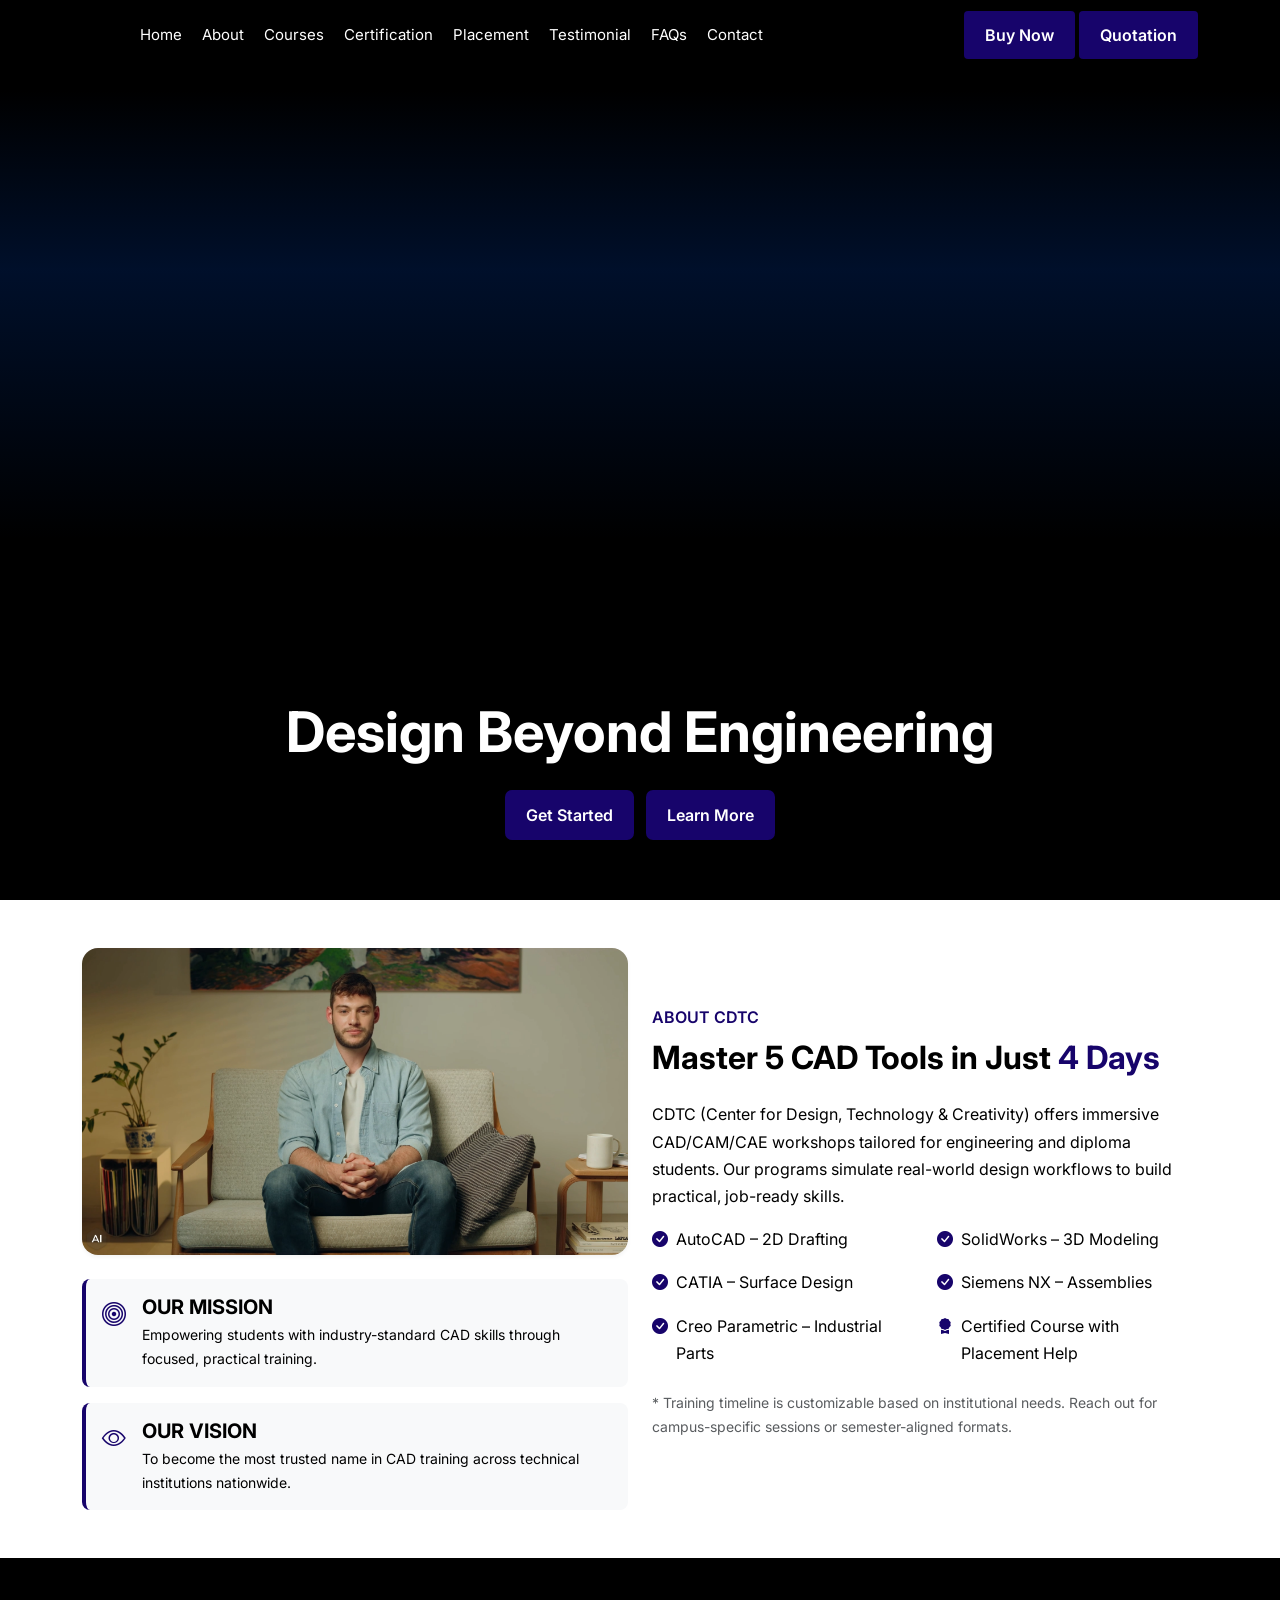
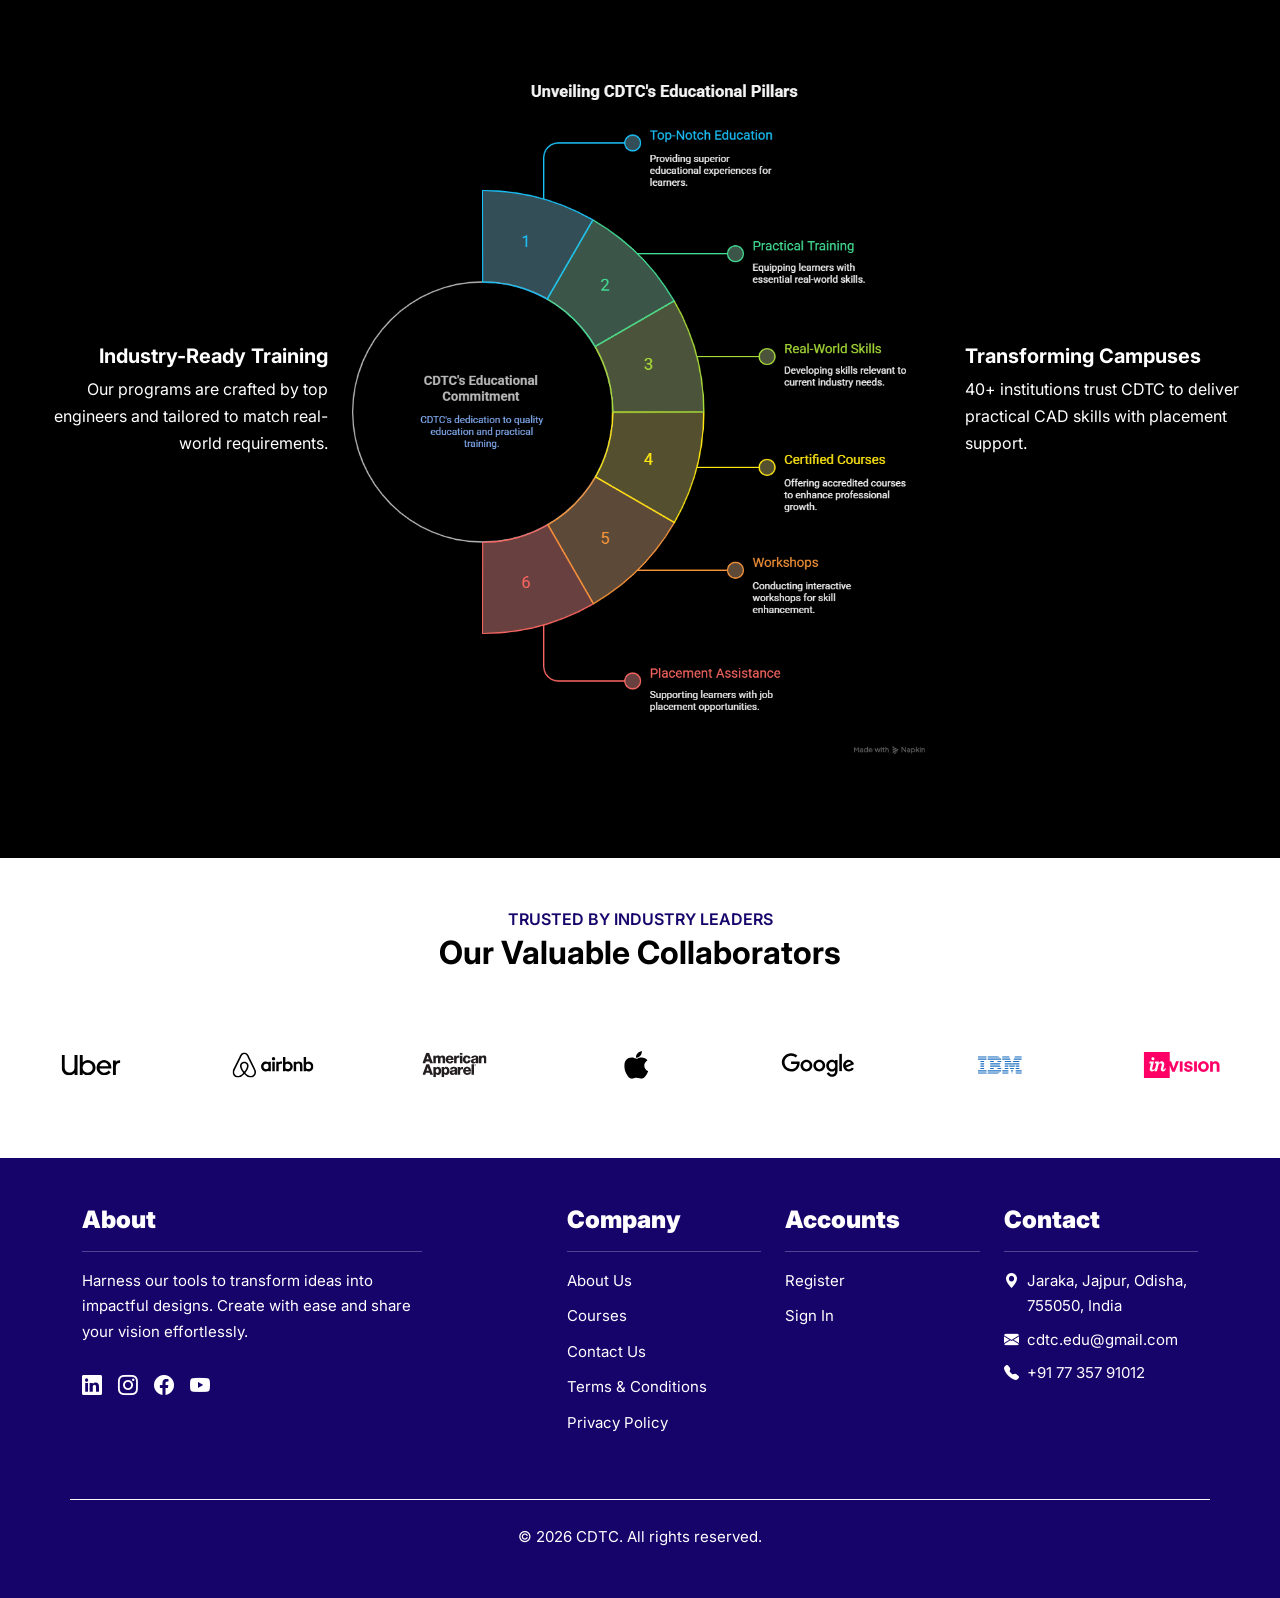
<file: about.html>
<!DOCTYPE html>
<html lang="en">
  <head>
    <meta charset="utf-8">
    <meta name="viewport" content="width=device-width, initial-scale=1">
    <title> CDTC Official </title>
     
    <!-- ======= Google Font =======-->
    <link rel="preconnect" href="https://fonts.googleapis.com">
    <link rel="preconnect" href="https://fonts.gstatic.com" crossorigin="">
    <link href="https://fonts.googleapis.com/css2?family=Inter:wght@100..900&amp;display=swap" rel="stylesheet">
    <!-- End Google Font-->
    
    <!-- ======= Styles =======-->
    <link href="assets/vendors/bootstrap/bootstrap.min.css" rel="stylesheet">
    <link href="assets/vendors/bootstrap-icons/font/bootstrap-icons.min.css" rel="stylesheet">
    <link href="assets/vendors/glightbox/glightbox.min.css" rel="stylesheet">
    <link href="assets/vendors/swiper/swiper-bundle.min.css" rel="stylesheet">
    <link href="assets/vendors/aos/aos.css" rel="stylesheet">
    <!-- End Styles-->
    
    <!-- ======= Theme Style =======-->
    <link href="assets/css/style.css" rel="stylesheet">
    <!-- End Theme Style-->

  
    
    <!-- ======= Apply theme =======-->
    <script>
      // Apply the theme as early as possible to avoid flicker
      (function() {
      const storedTheme = localStorage.getItem('theme') || 'light';
      document.documentElement.setAttribute('data-bs-theme', storedTheme);
      })();
    </script>
  </head>
  <body>
    
    
    <!-- ======= Site Wrap =======-->
    <div class="site-wrap">
      
      
      <!-- ======= Header =======-->
<header class="fbs__net-navbar navbar navbar-expand-lg fixed-top bg-white shadow-sm" aria-label="freebootstrap.net navbar">
  <div class="container d-flex align-items-center justify-content-between">
    
    <!-- Start Logo-->
    <a class="navbar-brand w-auto" href="index.html">
      <!-- Uncomment to use a text logo -->
      <!-- Vertex --> 
      
      <!-- 
      <img class="logo dark img-fluid" src="assets/images/logo-dark.svg" alt="FreeBootstrap.net image placeholder"> 
      <img class="logo light img-fluid" src="assets/images/logo-light.svg" alt="FreeBootstrap.net image placeholder"> 
      -->
    </a>
    <!-- End Logo-->

    <!-- Start offcanvas-->
    <div class="offcanvas offcanvas-start w-75" id="fbs__net-navbars" tabindex="-1" aria-labelledby="fbs__net-navbarsLabel">
      
      <div class="offcanvas-header">
        <div class="offcanvas-header-logo">
          <a class="logo-link" id="fbs__net-navbarsLabel" href="index.html">
            <!-- logo dark -->
            <!-- <img class="logo dark img-fluid" src="assets/images/logo-dark.svg" alt="FreeBootstrap.net image placeholder">  -->
            <!-- logo light -->
            <img class="logo light img-fluid" src="assets/images/logo-light.svg" alt="FreeBootstrap.net image placeholder">
          </a>
        </div>
        <button class="btn-close btn-close-black" type="button" data-bs-dismiss="offcanvas" aria-label="Close"></button>
      </div>

      <div class="offcanvas-body align-items-lg-center">
        <ul class="navbar-nav nav me-auto ps-lg-5 mb-2 mb-lg-0">
          <li class="nav-item"><a class="nav-link scroll-link" href="index.html">Home</a></li>
          <li class="nav-item"><a class="nav-link scroll-link" href="about.html">About</a></li>
          <li class="nav-item"><a class="nav-link scroll-link" href="course.html">Courses</a></li>
          <li class="nav-item"><a class="nav-link scroll-link" href="certification.html">Certification</a></li>
          <li class="nav-item"><a class="nav-link scroll-link" href="placement.html">Placement</a></li>
          <li class="nav-item"><a class="nav-link scroll-link" href="testimonial.html">Testimonial</a></li>
          <li class="nav-item"><a class="nav-link scroll-link" href="faqs.html">FAQs</a></li>
          <li class="nav-item"><a class="nav-link scroll-link" href="contact.html">Contact</a></li>
        </ul>
      </div>
    </div>
    <!-- End offcanvas-->

    <div class="ms-auto w-auto">
      <div class="header-social d-flex align-items-center gap-1">
        <a class="btn btn-primary py-2" href="#">Buy Now</a>
        <a class="btn btn-primary py-2" href="./assets/pages/quotation.html">Quotation</a>

        <button class="fbs__net-navbar-toggler justify-content-center align-items-center ms-auto" data-bs-toggle="offcanvas" data-bs-target="#fbs__net-navbars" aria-controls="fbs__net-navbars" aria-label="Toggle navigation" aria-expanded="false">
          <svg class="fbs__net-icon-menu" xmlns="http://www.w3.org/2000/svg" width="24" height="24" viewbox="0 0 24 24" fill="none" stroke="currentColor" stroke-width="2" stroke-linecap="round" stroke-linejoin="round">
            <line x1="21" x2="3" y1="6" y2="6"></line>
            <line x1="15" x2="3" y1="12" y2="12"></line>
            <line x1="17" x2="3" y1="18" y2="18"></line>
          </svg>
          <svg class="fbs__net-icon-close" xmlns="http://www.w3.org/2000/svg" width="24" height="24" viewbox="0 0 24 24" fill="none" stroke="currentColor" stroke-width="2" stroke-linecap="round" stroke-linejoin="round">
            <path d="M18 6 6 18"></path>
            <path d="m6 6 12 12"></path>
          </svg>
        </button>
      </div>
    </div>
  </div>
</header>
<!-- End Header -->

      
      <!-- ======= Main =======-->
      <main>
        
        
<!-- ======= Hero with Video Background and Top Gradient Overlay ======= -->
<section id="hero-video" style="position: relative; height: 100vh; overflow: hidden;">
  <!-- Background Video -->
  <video autoplay muted loop playsinline style="position: absolute; top: 0; left: 0; width: 100%; height: 100%; object-fit: cover; background-color: #000; z-index: -1;">
    <source src="assets/video/clay_4a485c49f2.mp4" type="video/mp4">
    Your browser does not support the video tag.
  </video>

  <!-- Gradient Overlay: Black and Airbus Blue fade down -->
  <div style="
    position: absolute;
    top: 0; left: 0;
    width: 100%; height: 100%;
    background: linear-gradient(to bottom, rgba(0, 0, 0, 0.7) 10%, rgba(0, 51, 141, 0.3) 30%, rgba(0, 51, 141, 0) 60%);
    z-index: 0;">
  </div>

  <!-- Hero Content: Centered horizontally, aligned to bottom -->
  <div class="container h-100 d-flex flex-column justify-content-end align-items-center text-center text-white" style="position: relative; z-index: 1; padding-bottom: 60px;">
    <div>
      <h1 class="display-4 fw-bold mb-4" style="color: #ffffff; text-shadow: 
        -1px -1px 0 #000,  
         1px -1px 0 #000,
        -1px  1px 0 #000,
         1px  1px 0 #000;">
        Design Beyond Engineering
      </h1>

      <a href="#contact" class="btn btn-light me-2">Get Started</a>
      <a href="#about" class="btn btn-outline-light">Learn More</a>
    </div>
  </div>
</section>
<!-- End Hero -->
        <!-- End Header-->

        <!-- ======= Main =======-->
        <main>

<!-- ======= About CDTC Section ======= -->
<section class="about__v4 section bg-white py-5" id="about">
  <div class="container">
    <div class="row align-items-center">

      <!-- Left: Image + Mission/Vision -->
      <div class="col-lg-6 mb-5 mb-lg-0" data-aos="fade-right">
        <div class="img-wrap position-relative">
          <img src="assets/images/videoframe_4240.png" alt="CAD Training" class="img-fluid rounded-4 shadow-sm">

          <!-- Mission and Vision -->
          <div class="d-flex flex-column gap-3 mt-4">
            <div class="d-flex align-items-start gap-3 p-3 rounded-3 bg-light border-start border-4 border-primary">
              <i class="bi bi-bullseye fs-4 text-primary"></i>
              <div>
                <h5 class="fw-bold text-uppercase mb-1">Our Mission</h5>
                <p class="mb-0 small">Empowering students with industry-standard CAD skills through focused, practical training.</p>
              </div>
            </div>
            <div class="d-flex align-items-start gap-3 p-3 rounded-3 bg-light border-start border-4 border-primary">
              <i class="bi bi-eye fs-4 text-primary"></i>
              <div>
                <h5 class="fw-bold text-uppercase mb-1">Our Vision</h5>
                <p class="mb-0 small">To become the most trusted name in CAD training across technical institutions nationwide.</p>
              </div>
            </div>
          </div>
        </div>
      </div>

      <!-- Right: About Content -->
      <div class="col-lg-6" data-aos="fade-left">
        <span class="text-uppercase text-primary fw-semibold fs-6 mb-2 d-block">About CDTC</span>
        <h2 class="fw-bold mb-4">Master 5 CAD Tools in Just <span class="text-primary">4 Days</span></h2>
        <p class="mb-3">CDTC (Center for Design, Technology & Creativity) offers immersive CAD/CAM/CAE workshops tailored for engineering and diploma students. Our programs simulate real-world design workflows to build practical, job-ready skills.</p>

        <div class="row gy-3">
          <div class="col-sm-6 d-flex align-items-start gap-2">
            <i class="bi bi-check-circle-fill text-primary"></i><span>AutoCAD – 2D Drafting</span>
          </div>
          <div class="col-sm-6 d-flex align-items-start gap-2">
            <i class="bi bi-check-circle-fill text-primary"></i><span>SolidWorks – 3D Modeling</span>
          </div>
          <div class="col-sm-6 d-flex align-items-start gap-2">
            <i class="bi bi-check-circle-fill text-primary"></i><span>CATIA – Surface Design</span>
          </div>
          <div class="col-sm-6 d-flex align-items-start gap-2">
            <i class="bi bi-check-circle-fill text-primary"></i><span>Siemens NX – Assemblies</span>
          </div>
          <div class="col-sm-6 d-flex align-items-start gap-2">
            <i class="bi bi-check-circle-fill text-primary"></i><span>Creo Parametric – Industrial Parts</span>
          </div>
          <div class="col-sm-6 d-flex align-items-start gap-2">
            <i class="bi bi-award-fill text-primary"></i><span>Certified Course with Placement Help</span>
          </div>
        </div>

        <div class="mt-4">
          <p class="small text-muted">* Training timeline is customizable based on institutional needs. Reach out for campus-specific sessions or semester-aligned formats.</p>
        </div>
      </div>
    </div>
  </div>
</section>



<!-- ======= Full-Screen Classroom Image Section ======= -->
<section class="p-0 m-0">
  <div class="d-flex align-items-center justify-content-center bg-black w-100 vh-100 text-white px-3">

    <!-- Left Text -->
    <div class="d-none d-md-block me-4 text-end" style="max-width: 25%;">
      <h5 class="fw-bold">Industry-Ready Training</h5>
      <p class="fs-6">Our programs are crafted by top engineers and tailored to match real-world requirements.</p>
    </div>

    <!-- Center Image -->
    <div class="text-center">
      <img src="assets/images/about/cdtc_classroom.png" 
           alt="CDTC Training Session" 
           class="img-fluid" 
           style="max-width: 90vw; max-height: 80vh;">
    </div>

    <!-- Right Text -->
    <div class="d-none d-md-block ms-4 text-start" style="max-width: 25%;">
      <h5 class="fw-bold">Transforming Campuses</h5>
      <p class="fs-6">40+ institutions trust CDTC to deliver practical CAD skills with placement support.</p>
    </div>

  </div>
</section>


<!-- ======= Trusted by Industry Leaders Section ======= -->
<section class="bg-white py-5">
  <div class="container">
    <div class="text-center mb-5">
      <span class="text-uppercase text-primary fw-semibold fs-6">Trusted By Industry Leaders</span>
      <h2 class="fw-bold">Our Valuable Collaborators</h2>
    </div>
  </div>

  <!-- Marquee Style -->
  <style>
    .marquee-container {
      width: 100%;
      overflow: hidden;
      background-color: #fff;
      padding: 20px 0;
    }

    .marquee-track {
      display: flex;
      width: max-content;
      animation: scroll-marquee 30s linear infinite;
    }

    .marquee-track img {
      height: 50px;
      margin: 0 30px;
      object-fit: contain;
    }

    @keyframes scroll-marquee {
      0% {
        transform: translateX(0);
      }
      100% {
        transform: translateX(-50%);
      }
    }
  </style>

  <div class="marquee-container">
    <div class="marquee-track">
      <!-- Logos -->
      <img src="assets/images/logo/logo-uber__black.svg" alt="Uber">
      <img src="assets/images/logo/logo-air-bnb__black.svg" alt="Airbnb">
      <img src="assets/images/logo/logo-american-apparel.svg" alt="American Apparel">
      <img src="assets/images/logo/logo-apple.svg" alt="Apple">
      <img src="assets/images/logo/logo-google__black.svg" alt="Google">
      <img src="assets/images/logo/logo-ibm.svg" alt="IBM">
      <img src="assets/images/logo/logo-invision.svg" alt="InVision">
      <img src="assets/images/logo/logo-microsoft.svg" alt="Microsoft">
      <img src="assets/images/logo/logo-youtube.svg" alt="YouTube">
      <img src="assets/images/logo/logo-netflix.svg" alt="Netflix">
      <!-- Duplicate set for loop effect -->
      <img src="assets/images/logo/logo-uber__black.svg" alt="Uber">
      <img src="assets/images/logo/logo-air-bnb__black.svg" alt="Airbnb">
      <img src="assets/images/logo/logo-american-apparel.svg" alt="American Apparel">
      <img src="assets/images/logo/logo-apple.svg" alt="Apple">
      <img src="assets/images/logo/logo-google__black.svg" alt="Google">
      <img src="assets/images/logo/logo-ibm.svg" alt="IBM">
      <img src="assets/images/logo/logo-invision.svg" alt="InVision">
      <img src="assets/images/logo/logo-microsoft.svg" alt="Microsoft">
      <img src="assets/images/logo/logo-youtube.svg" alt="YouTube">
      <img src="assets/images/logo/logo-netflix.svg" alt="Netflix">
    </div>
  </div>
</section>

<!-- ======= About & Journey Timeline Section ======= -->
  
</section>

<!-- ======= Custom Styling ======= -->
<style>
  #timeline {
    padding-top: 50px;
    padding-bottom: 50px;
  }

  .black-background-wrapper {
    background-color: #000;
    padding: 20px 0;
    width: 100%;
  }

  .image-inner {
    max-width: 1200px;
    margin: 0 auto;
    padding: 0 15px;
  }

  .image-inner img {
    width: 100%;
    height: auto;
    border-radius: 10px;
    display: block;
  }

  #timeline h2 {
    margin-bottom: 10px;
  }
</style>
    
            <style>
  .footer h3 {
    font-size: 1.5rem; /* Adjust size if needed */
    font-weight: 1000;    /* Bold */
  }
</style>


<!--  Footer Content -->
<footer class="footer pt-5 pb-5 bg-primary text-white">
  <div class="container">

    <!-- Main Footer Content -->
    <div class="row justify-content-between mb-5 g-xl-5">

      <!-- About & Social -->
      <div class="col-md-4 mb-5 mb-lg-0">
        <h3 class="mb-3">About</h3>
        <hr>
        <p>Harness our tools to transform ideas into impactful designs. Create with ease and share your vision effortlessly.</p>
        <!-- Social Media Icons -->
        <div class="d-flex gap-3 mt-4">
          <a href="https://www.linkedin.com" target="_blank" class="text-white fs-5"><i class="bi bi-linkedin"></i></a>
          <a href="https://www.instagram.com" target="_blank" class="text-white fs-5"><i class="bi bi-instagram"></i></a>
          <a href="https://www.facebook.com" target="_blank" class="text-white fs-5"><i class="bi bi-facebook"></i></a>
          <a href="https://www.youtube.com" target="_blank" class="text-white fs-5"><i class="bi bi-youtube"></i></a>
        </div>
      </div>

      <!-- Quick Links -->
      <div class="col-md-7">
        <div class="row gy-4">

          <!-- Company -->
          <div class="col-6 col-lg-4">
            <h3 class="mb-3">Company</h3>
            <hr>
            <ul class="list-unstyled">
              <li><a href="#about" class="text-white text-decoration-none">About Us</a></li>
              <li><a href="#courses" class="text-white text-decoration-none">Courses</a></li>
              <li><a href="#contact" class="text-white text-decoration-none">Contact Us</a></li>
              <li><a href="page-terms-conditions.html" class="text-white text-decoration-none">Terms & Conditions</a></li>
              <li><a href="page-privacy-policy.html" class="text-white text-decoration-none">Privacy Policy</a></li>
            </ul>
          </div>

          <!-- Accounts -->
          <div class="col-6 col-lg-4">
            <h3 class="mb-3">Accounts</h3>
            <hr>
            <ul class="list-unstyled">
              <li><a href="page-signup.html" class="text-white text-decoration-none">Register</a></li>
              <li><a href="page-signin.html" class="text-white text-decoration-none">Sign In</a></li>
            </ul>
          </div>

          <!-- Contact Info -->
          <div class="col-12 col-lg-4">
            <h3 class="mb-3">Contact</h3>
            <hr>
            <p class="d-flex mb-2"><i class="bi bi-geo-alt-fill me-2"></i>Jaraka, Jajpur, Odisha,<br>755050, India</p>
                <a href="https://mail.google.com/mail/?view=cm&fs=1&to=cdtc.edu@gmail.com" target="_blank"
                  class="d-flex mb-2 text-white text-decoration-none">
                  <i class="bi bi-envelope-fill me-2"></i>cdtc.edu@gmail.com
                </a>            
              <a href="tel:+917735791012" class="d-flex text-white text-decoration-none"><i class="bi bi-telephone-fill me-2"></i>+91 77 357 91012</a>
          </div>
        </div>
      </div>
    </div>

    <!-- Footer Bottom -->
    <div class="row border-top border-light pt-4">
      <div class="col-12 text-center">
        &copy; <script>document.write(new Date().getFullYear());</script> CDTC. All rights reserved.
      </div>
    </div>

  </div>
</footer>
<!-- End Footer -->

        </main>
    </div>

    <!-- ======= Back to Top =======-->
    <button id="back-to-top"><i class="bi bi-arrow-up-short"></i></button>
    <!-- End Back to top-->

    <!-- ======= Javascripts =======-->
    <script src="assets/vendors/bootstrap/bootstrap.bundle.min.js"></script>
    <script src="assets/vendors/gsap/gsap.min.js"></script>
    <script src="assets/vendors/imagesloaded/imagesloaded.pkgd.min.js"></script>
    <script src="assets/vendors/isotope/isotope.pkgd.min.js"></script>
    <script src="assets/vendors/glightbox/glightbox.min.js"></script>
    <script src="assets/vendors/swiper/swiper-bundle.min.js"></script>
    <script src="assets/vendors/aos/aos.js"></script>
    <script src="assets/vendors/purecounter/purecounter.js"></script>
    <script src="assets/js/custom.js"></script>
    <script src="./assets/js/contactEmail.js"></script>
    <!-- End JavaScripts-->
</body>

</html>
</file>
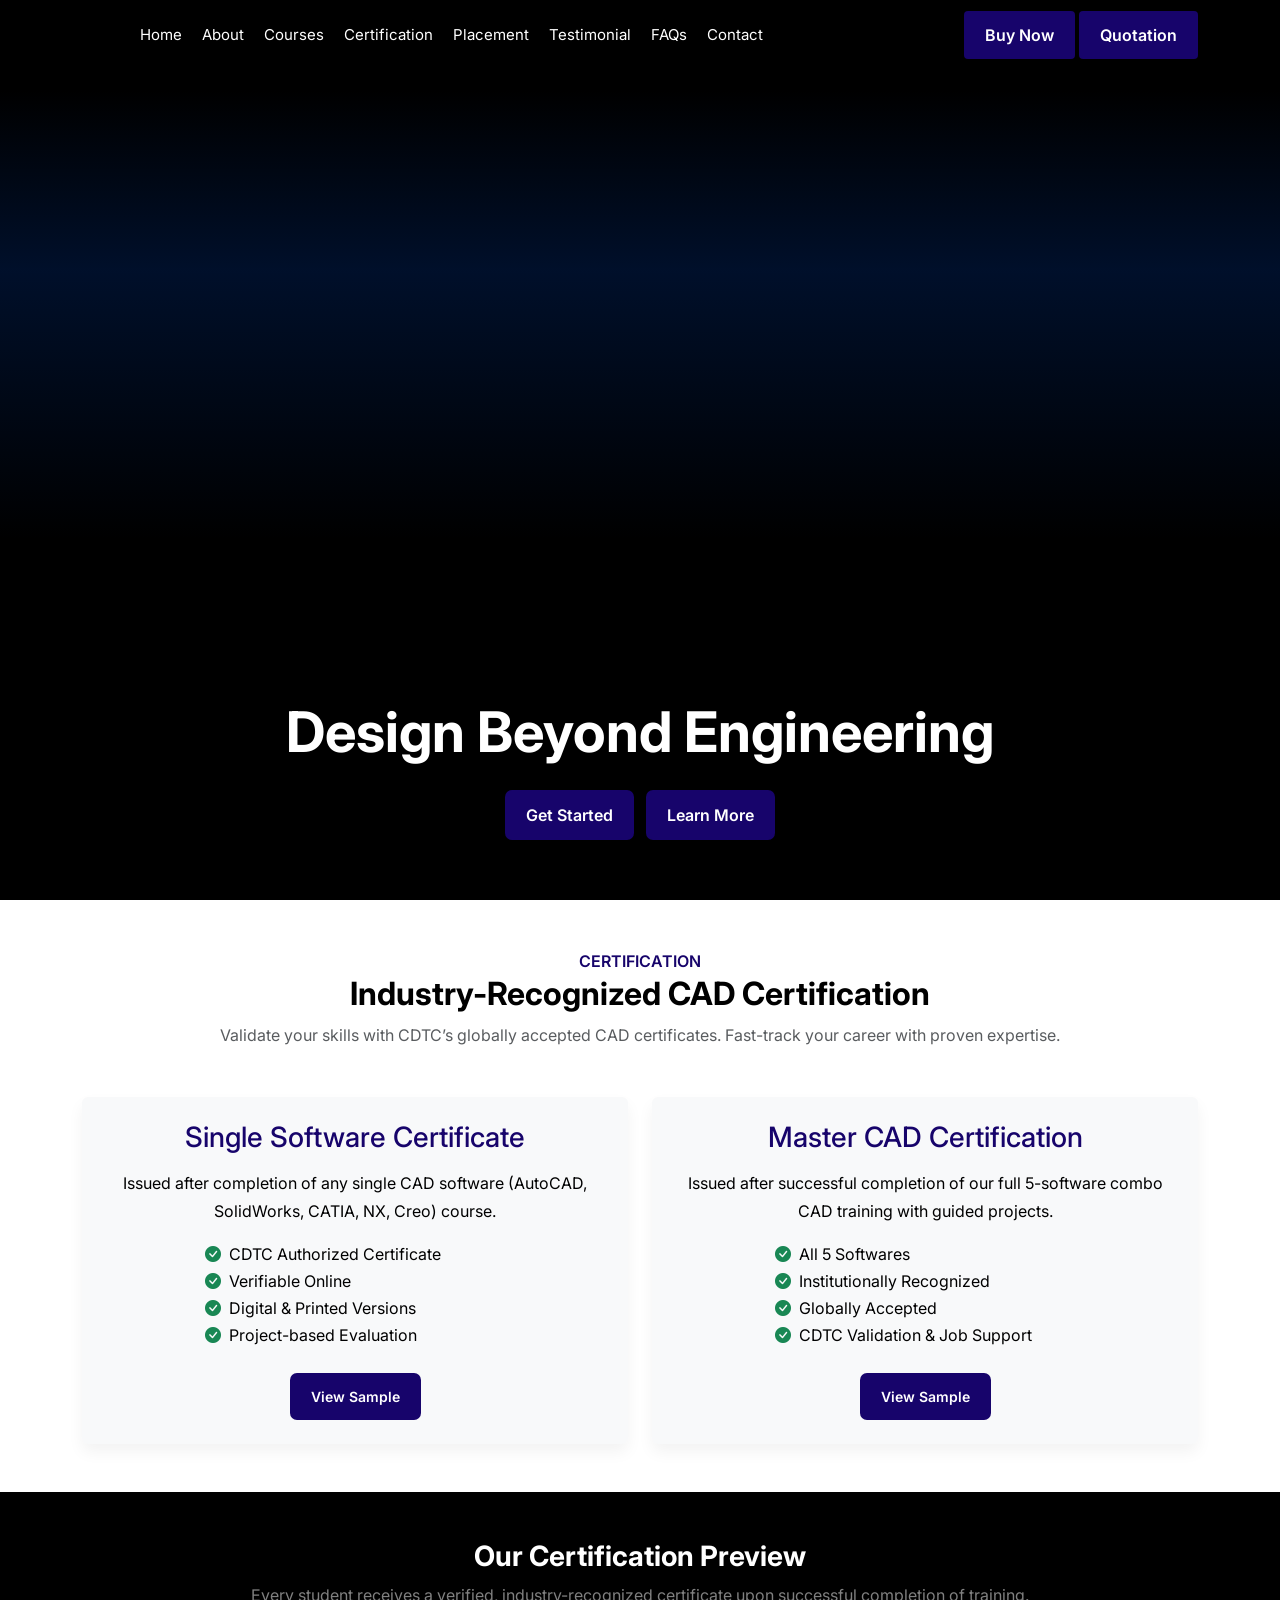
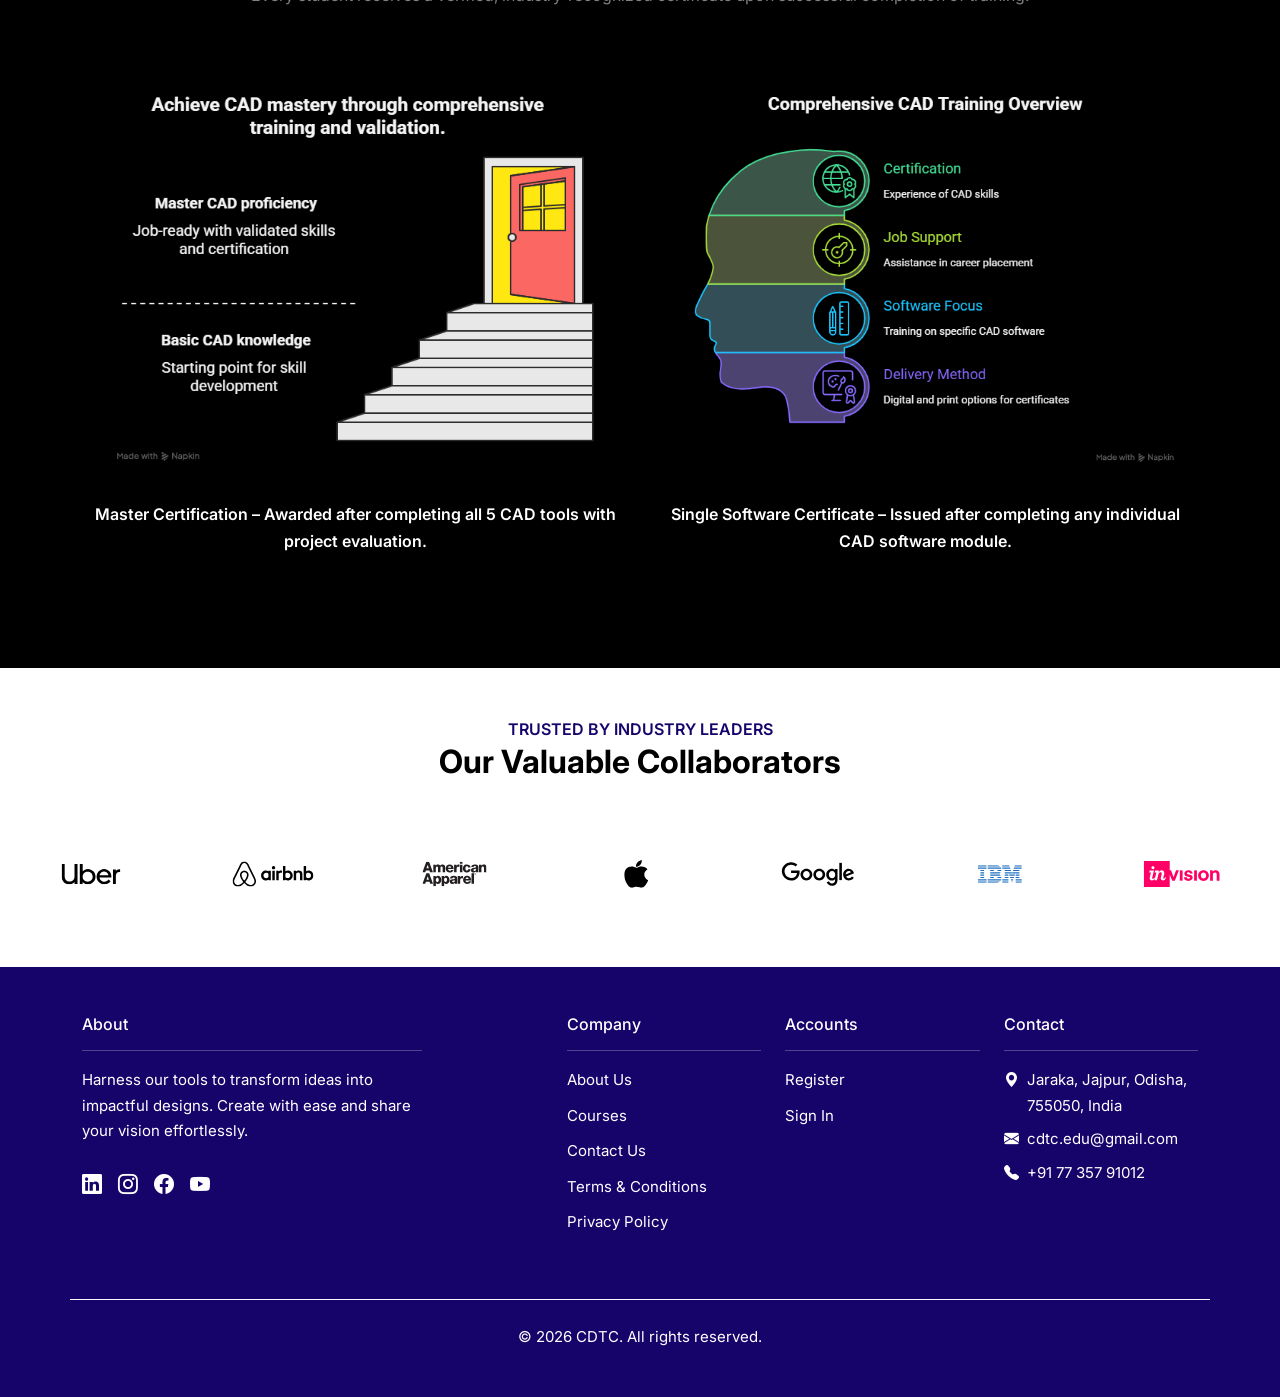
<file: certification.html>
<!DOCTYPE html>
<html lang="en">
  <head>
    <meta charset="utf-8">
    <meta name="viewport" content="width=device-width, initial-scale=1">
    <title> CDTC Official </title>
     
    <!-- ======= Google Font =======-->
    <link rel="preconnect" href="https://fonts.googleapis.com">
    <link rel="preconnect" href="https://fonts.gstatic.com" crossorigin="">
    <link href="https://fonts.googleapis.com/css2?family=Inter:wght@100..900&amp;display=swap" rel="stylesheet">
    <!-- End Google Font-->
    
    <!-- ======= Styles =======-->
    <link href="assets/vendors/bootstrap/bootstrap.min.css" rel="stylesheet">
    <link href="assets/vendors/bootstrap-icons/font/bootstrap-icons.min.css" rel="stylesheet">
    <link href="assets/vendors/glightbox/glightbox.min.css" rel="stylesheet">
    <link href="assets/vendors/swiper/swiper-bundle.min.css" rel="stylesheet">
    <link href="assets/vendors/aos/aos.css" rel="stylesheet">
    <!-- End Styles-->
    
    <!-- ======= Theme Style =======-->
    <link href="assets/css/style.css" rel="stylesheet">
    <!-- End Theme Style-->

  
    
    <!-- ======= Apply theme =======-->
    <script>
      // Apply the theme as early as possible to avoid flicker
      (function() {
      const storedTheme = localStorage.getItem('theme') || 'light';
      document.documentElement.setAttribute('data-bs-theme', storedTheme);
      })();
    </script>
  </head>
  <body>
    
    
    <!-- ======= Site Wrap =======-->
    <div class="site-wrap">
      
      
      <!-- ======= Header =======-->
<header class="fbs__net-navbar navbar navbar-expand-lg fixed-top bg-white shadow-sm" aria-label="freebootstrap.net navbar">
  <div class="container d-flex align-items-center justify-content-between">
    
    <!-- Start Logo-->
    <a class="navbar-brand w-auto" href="index.html">
      <!-- Uncomment to use a text logo -->
      <!-- Vertex --> 
      
      <!-- 
      <img class="logo dark img-fluid" src="assets/images/logo-dark.svg" alt="FreeBootstrap.net image placeholder"> 
      <img class="logo light img-fluid" src="assets/images/logo-light.svg" alt="FreeBootstrap.net image placeholder"> 
      -->
    </a>
    <!-- End Logo-->

    <!-- Start offcanvas-->
    <div class="offcanvas offcanvas-start w-75" id="fbs__net-navbars" tabindex="-1" aria-labelledby="fbs__net-navbarsLabel">
      
      <div class="offcanvas-header">
        <div class="offcanvas-header-logo">
          <a class="logo-link" id="fbs__net-navbarsLabel" href="index.html">
            <!-- logo dark -->
            <!-- <img class="logo dark img-fluid" src="assets/images/logo-dark.svg" alt="FreeBootstrap.net image placeholder">  -->
            <!-- logo light -->
            <img class="logo light img-fluid" src="assets/images/logo-light.svg" alt="FreeBootstrap.net image placeholder">
          </a>
        </div>
        <button class="btn-close btn-close-black" type="button" data-bs-dismiss="offcanvas" aria-label="Close"></button>
      </div>

      <div class="offcanvas-body align-items-lg-center">
        <ul class="navbar-nav nav me-auto ps-lg-5 mb-2 mb-lg-0">
          <li class="nav-item"><a class="nav-link scroll-link" href="index.html">Home</a></li>
          <li class="nav-item"><a class="nav-link scroll-link" href="about.html">About</a></li>
          <li class="nav-item"><a class="nav-link scroll-link" href="course.html">Courses</a></li>
          <li class="nav-item"><a class="nav-link scroll-link" href="certification.html">Certification</a></li>
          <li class="nav-item"><a class="nav-link scroll-link" href="placement.html">Placement</a></li>
          <li class="nav-item"><a class="nav-link scroll-link" href="testimonial.html">Testimonial</a></li>
          <li class="nav-item"><a class="nav-link scroll-link" href="faqs.html">FAQs</a></li>
          <li class="nav-item"><a class="nav-link scroll-link" href="contact.html">Contact</a></li>
        </ul>
      </div>
    </div>
    <!-- End offcanvas-->

    <div class="ms-auto w-auto">
      <div class="header-social d-flex align-items-center gap-1">
        <a class="btn btn-primary py-2" href="#">Buy Now</a>
        <a class="btn btn-primary py-2" href="./assets/pages/quotation.html">Quotation</a>

        <button class="fbs__net-navbar-toggler justify-content-center align-items-center ms-auto" data-bs-toggle="offcanvas" data-bs-target="#fbs__net-navbars" aria-controls="fbs__net-navbars" aria-label="Toggle navigation" aria-expanded="false">
          <svg class="fbs__net-icon-menu" xmlns="http://www.w3.org/2000/svg" width="24" height="24" viewbox="0 0 24 24" fill="none" stroke="currentColor" stroke-width="2" stroke-linecap="round" stroke-linejoin="round">
            <line x1="21" x2="3" y1="6" y2="6"></line>
            <line x1="15" x2="3" y1="12" y2="12"></line>
            <line x1="17" x2="3" y1="18" y2="18"></line>
          </svg>
          <svg class="fbs__net-icon-close" xmlns="http://www.w3.org/2000/svg" width="24" height="24" viewbox="0 0 24 24" fill="none" stroke="currentColor" stroke-width="2" stroke-linecap="round" stroke-linejoin="round">
            <path d="M18 6 6 18"></path>
            <path d="m6 6 12 12"></path>
          </svg>
        </button>
      </div>
    </div>
  </div>
</header>
<!-- End Header -->

      
      <!-- ======= Main =======-->
      <main>
        
        
<!-- ======= Hero with Video Background and Top Gradient Overlay ======= -->
<section id="hero-video" style="position: relative; height: 100vh; overflow: hidden;">
  <!-- Background Video -->
  <video autoplay muted loop playsinline style="position: absolute; top: 0; left: 0; width: 100%; height: 100%; object-fit: cover; background-color: #000; z-index: -1;">
    <source src="assets/video/clay_4a485c49f2.mp4" type="video/mp4">
    Your browser does not support the video tag.
  </video>

  <!-- Gradient Overlay: Black and Airbus Blue fade down -->
  <div style="
    position: absolute;
    top: 0; left: 0;
    width: 100%; height: 100%;
    background: linear-gradient(to bottom, rgba(0, 0, 0, 0.7) 10%, rgba(0, 51, 141, 0.3) 30%, rgba(0, 51, 141, 0) 60%);
    z-index: 0;">
  </div>

  <!-- Hero Content: Centered horizontally, aligned to bottom -->
  <div class="container h-100 d-flex flex-column justify-content-end align-items-center text-center text-white" style="position: relative; z-index: 1; padding-bottom: 60px;">
    <div>
      <h1 class="display-4 fw-bold mb-4" style="color: #ffffff; text-shadow: 
        -1px -1px 0 #000,  
         1px -1px 0 #000,
        -1px  1px 0 #000,
         1px  1px 0 #000;">
        Design Beyond Engineering
      </h1>

      <a href="#contact" class="btn btn-light me-2">Get Started</a>
      <a href="#about" class="btn btn-outline-light">Learn More</a>
    </div>
  </div>
</section>
<!-- End Hero -->
    <!-- ==================== Certification Description Section ==================== -->
<section class="section py-5" id="certification">
  <div class="container">

    <!-- Section Header -->
    <div class="text-center mb-5">
      <span class="text-uppercase text-primary fw-semibold fs-6">Certification</span>
      <h2 class="fw-bold">Industry-Recognized CAD Certification</h2>
      <p class="text-muted">Validate your skills with CDTC’s globally accepted CAD certificates. Fast-track your career with proven expertise.</p>
    </div>

    <!-- Certificate Cards -->
    <div class="row g-4">
      
      <!-- Single Software Certificate -->
      <div class="col-md-6" data-aos="fade-up">
        <div class="p-4 h-100 bg-light rounded shadow text-center">
          <h3 class="mb-3 text-primary">Single Software Certificate</h3>
          <p>Issued after completion of any single CAD software (AutoCAD, SolidWorks, CATIA, NX, Creo) course.</p>
          <ul class="list-unstyled mb-4 text-start mx-auto" style="max-width: 300px;">
            <li><i class="bi bi-check-circle-fill text-success me-2"></i>CDTC Authorized Certificate</li>
            <li><i class="bi bi-check-circle-fill text-success me-2"></i>Verifiable Online</li>
            <li><i class="bi bi-check-circle-fill text-success me-2"></i>Digital & Printed Versions</li>
            <li><i class="bi bi-check-circle-fill text-success me-2"></i>Project-based Evaluation</li>
          </ul>
          <a href="#" class="btn btn-outline-primary btn-sm">View Sample</a>
        </div>
      </div>

      <!-- Master Certification -->
      <div class="col-md-6" data-aos="fade-up" data-aos-delay="200">
        <div class="p-4 h-100 bg-light rounded shadow text-center">
          <h3 class="mb-3 text-primary">Master CAD Certification</h3>
          <p>Issued after successful completion of our full 5-software combo CAD training with guided projects.</p>
          <ul class="list-unstyled mb-4 text-start mx-auto" style="max-width: 300px;">
            <li><i class="bi bi-check-circle-fill text-success me-2"></i>All 5 Softwares</li>
            <li><i class="bi bi-check-circle-fill text-success me-2"></i>Institutionally Recognized</li>
            <li><i class="bi bi-check-circle-fill text-success me-2"></i>Globally Accepted</li>
            <li><i class="bi bi-check-circle-fill text-success me-2"></i>CDTC Validation & Job Support</li>
          </ul>
          <a href="#" class="btn btn-outline-primary btn-sm">View Sample</a>
        </div>
      </div>

    </div>
  </div>
</section>

<!-- ==================== Certification Images Section with Black Background ==================== -->
<section class="section py-5" style="background-color: #000;">
  <div class="container">
    <div class="text-center text-white mb-5">
      <h3 class="fw-bold">Our Certification Preview</h3>
      <p class="text-white-50">Every student receives a verified, industry-recognized certificate upon successful completion of training.</p>
    </div>

    <div class="row justify-content-center text-center text-white">

      <!-- Master Certification -->
      <div class="col-md-6 mb-5">
        <img src="assets/images/Certification/31.png" alt="Master CAD Certification"
             class="img-fluid rounded shadow-lg" style="max-width: 100%; height: auto; max-height: 420px;">
        <p class="mt-4 fw-semibold">Master Certification – Awarded after completing all 5 CAD tools with project evaluation.</p>
      </div>

      <!-- Single Software Certificate -->
      <div class="col-md-6 mb-5">
        <img src="assets/images/Certification/33.png" alt="Single Software Certificate"
             class="img-fluid rounded shadow-lg" style="max-width: 100%; height: auto; max-height: 420px;">
        <p class="mt-4 fw-semibold">Single Software Certificate – Issued after completing any individual CAD software module.</p>
      </div>

    </div>
  </div>
</section>


<!-- ======= Trusted by Industry Leaders Section ======= -->
<section class="bg-white py-5">
  <div class="container">
    <div class="text-center mb-5">
      <span class="text-uppercase text-primary fw-semibold fs-6">Trusted By Industry Leaders</span>
      <h2 class="fw-bold">Our Valuable Collaborators</h2>
    </div>
  </div>

  <!-- Marquee Style -->
  <style>
    .marquee-container {
      width: 100%;
      overflow: hidden;
      background-color: #fff;
      padding: 20px 0;
    }

    .marquee-track {
      display: flex;
      width: max-content;
      animation: scroll-marquee 30s linear infinite;
    }

    .marquee-track img {
      height: 50px;
      margin: 0 30px;
      object-fit: contain;
    }

    @keyframes scroll-marquee {
      0% {
        transform: translateX(0);
      }
      100% {
        transform: translateX(-50%);
      }
    }
  </style>

  <div class="marquee-container">
    <div class="marquee-track">
      <!-- Logos -->
      <img src="assets/images/logo/logo-uber__black.svg" alt="Uber">
      <img src="assets/images/logo/logo-air-bnb__black.svg" alt="Airbnb">
      <img src="assets/images/logo/logo-american-apparel.svg" alt="American Apparel">
      <img src="assets/images/logo/logo-apple.svg" alt="Apple">
      <img src="assets/images/logo/logo-google__black.svg" alt="Google">
      <img src="assets/images/logo/logo-ibm.svg" alt="IBM">
      <img src="assets/images/logo/logo-invision.svg" alt="InVision">
      <img src="assets/images/logo/logo-microsoft.svg" alt="Microsoft">
      <img src="assets/images/logo/logo-youtube.svg" alt="YouTube">
      <img src="assets/images/logo/logo-netflix.svg" alt="Netflix">
      <!-- Duplicate set for loop effect -->
      <img src="assets/images/logo/logo-uber__black.svg" alt="Uber">
      <img src="assets/images/logo/logo-air-bnb__black.svg" alt="Airbnb">
      <img src="assets/images/logo/logo-american-apparel.svg" alt="American Apparel">
      <img src="assets/images/logo/logo-apple.svg" alt="Apple">
      <img src="assets/images/logo/logo-google__black.svg" alt="Google">
      <img src="assets/images/logo/logo-ibm.svg" alt="IBM">
      <img src="assets/images/logo/logo-invision.svg" alt="InVision">
      <img src="assets/images/logo/logo-microsoft.svg" alt="Microsoft">
      <img src="assets/images/logo/logo-youtube.svg" alt="YouTube">
      <img src="assets/images/logo/logo-netflix.svg" alt="Netflix">
    </div>
  </div>
</section>
         


            <!-- ======= Footer =======-->
 <!--  Footer Content -->
<footer class="footer pt-5 pb-5 bg-primary text-white">
  <div class="container">

    <!-- Main Footer Content -->
    <div class="row justify-content-between mb-5 g-xl-5">

      <!-- About & Social -->
      <div class="col-md-4 mb-5 mb-lg-0">
        <h3 class="mb-3">About</h3>
        <hr>
        <p>Harness our tools to transform ideas into impactful designs. Create with ease and share your vision effortlessly.</p>
        <!-- Social Media Icons -->
        <div class="d-flex gap-3 mt-4">
          <a href="https://www.linkedin.com" target="_blank" class="text-white fs-5"><i class="bi bi-linkedin"></i></a>
          <a href="https://www.instagram.com" target="_blank" class="text-white fs-5"><i class="bi bi-instagram"></i></a>
          <a href="https://www.facebook.com" target="_blank" class="text-white fs-5"><i class="bi bi-facebook"></i></a>
          <a href="https://www.youtube.com" target="_blank" class="text-white fs-5"><i class="bi bi-youtube"></i></a>
        </div>
      </div>

      <!-- Quick Links -->
      <div class="col-md-7">
        <div class="row gy-4">

          <!-- Company -->
          <div class="col-6 col-lg-4">
            <h3 class="mb-3">Company</h3>
            <hr>
            <ul class="list-unstyled">
              <li><a href="#about" class="text-white text-decoration-none">About Us</a></li>
              <li><a href="#courses" class="text-white text-decoration-none">Courses</a></li>
              <li><a href="#contact" class="text-white text-decoration-none">Contact Us</a></li>
              <li><a href="page-terms-conditions.html" class="text-white text-decoration-none">Terms & Conditions</a></li>
              <li><a href="page-privacy-policy.html" class="text-white text-decoration-none">Privacy Policy</a></li>
            </ul>
          </div>

          <!-- Accounts -->
          <div class="col-6 col-lg-4">
            <h3 class="mb-3">Accounts</h3>
            <hr>
            <ul class="list-unstyled">
              <li><a href="page-signup.html" class="text-white text-decoration-none">Register</a></li>
              <li><a href="page-signin.html" class="text-white text-decoration-none">Sign In</a></li>
            </ul>
          </div>

          <!-- Contact Info -->
          <div class="col-12 col-lg-4">
            <h3 class="mb-3">Contact</h3>
            <hr>
            <p class="d-flex mb-2"><i class="bi bi-geo-alt-fill me-2"></i>Jaraka, Jajpur, Odisha,<br>755050, India</p>
                <a href="https://mail.google.com/mail/?view=cm&fs=1&to=cdtc.edu@gmail.com" target="_blank"
                  class="d-flex mb-2 text-white text-decoration-none">
                  <i class="bi bi-envelope-fill me-2"></i>cdtc.edu@gmail.com
                </a>            
              <a href="tel:+917735791012" class="d-flex text-white text-decoration-none"><i class="bi bi-telephone-fill me-2"></i>+91 77 357 91012</a>
          </div>
        </div>
      </div>
    </div>

    <!-- Footer Bottom -->
    <div class="row border-top border-light pt-4">
      <div class="col-12 text-center">
        &copy; <script>document.write(new Date().getFullYear());</script> CDTC. All rights reserved.
      </div>
    </div>

  </div>
</footer>
<!-- End Footer -->

        </main>
    </div>

    <!-- ======= Back to Top =======-->
    <button id="back-to-top"><i class="bi bi-arrow-up-short"></i></button>
    <!-- End Back to top-->

    <!-- ======= Javascripts =======-->
    <script src="assets/vendors/bootstrap/bootstrap.bundle.min.js"></script>
    <script src="assets/vendors/gsap/gsap.min.js"></script>
    <script src="assets/vendors/imagesloaded/imagesloaded.pkgd.min.js"></script>
    <script src="assets/vendors/isotope/isotope.pkgd.min.js"></script>
    <script src="assets/vendors/glightbox/glightbox.min.js"></script>
    <script src="assets/vendors/swiper/swiper-bundle.min.js"></script>
    <script src="assets/vendors/aos/aos.js"></script>
    <script src="assets/vendors/purecounter/purecounter.js"></script>
    <script src="assets/js/custom.js"></script>
    <script src="./assets/js/contactEmail.js"></script>
    <!-- End JavaScripts-->
</body>

</html>
</file>
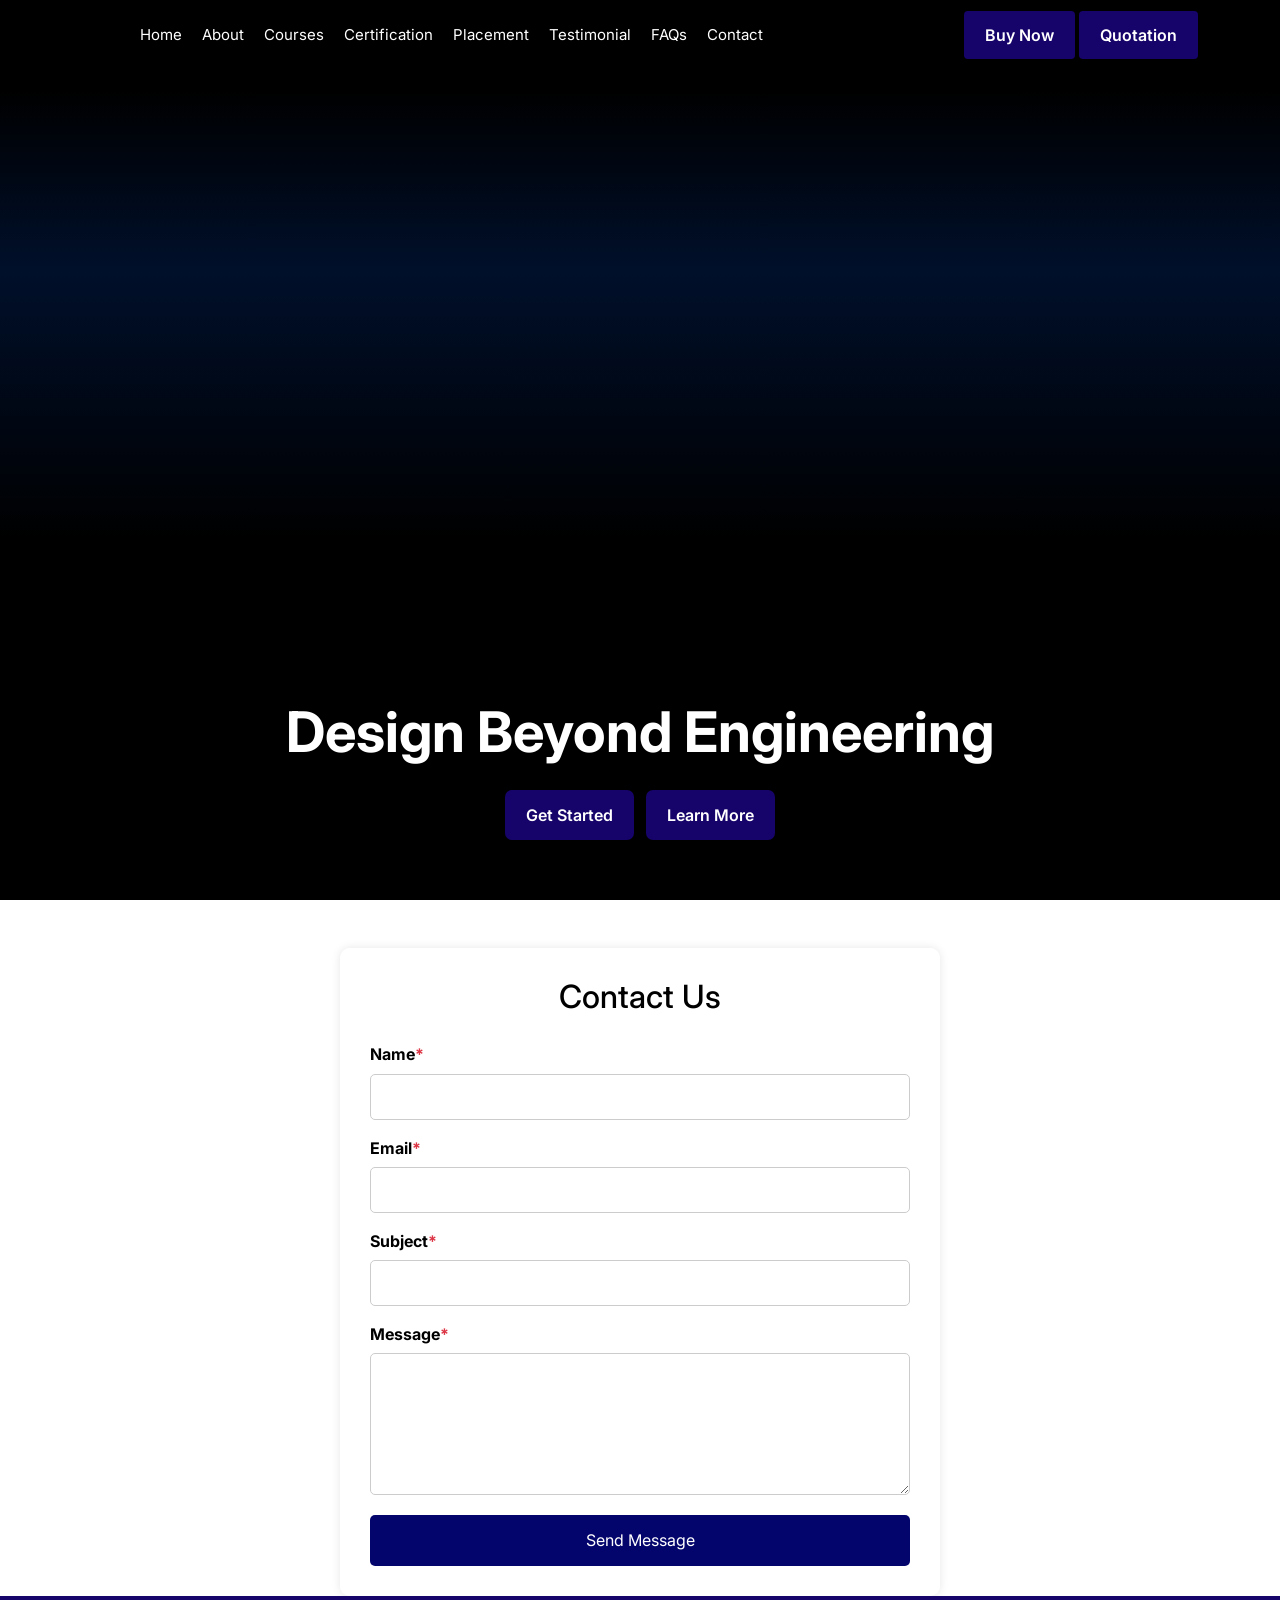
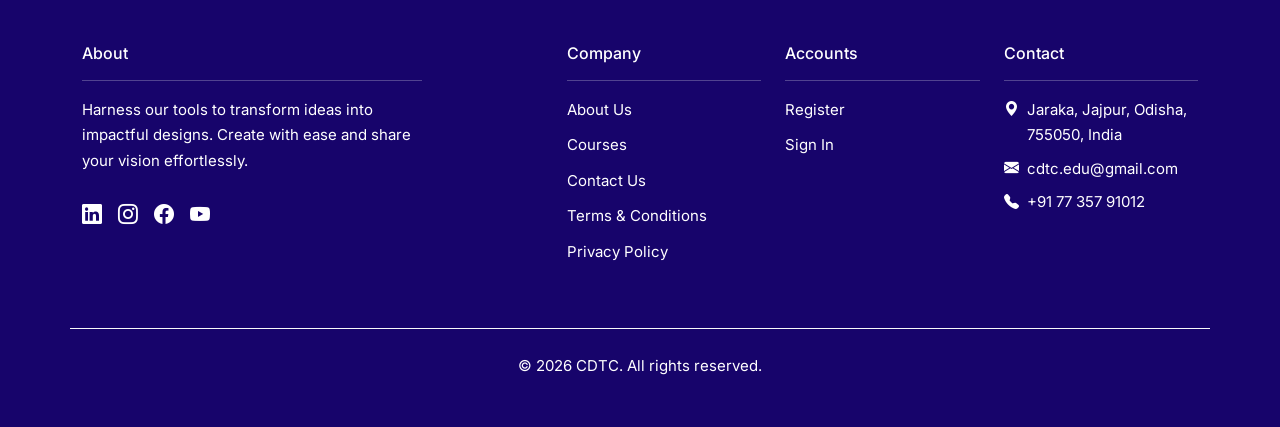
<file: contact.html>
<!DOCTYPE html>
<html lang="en">
  <head>
    <meta charset="utf-8">
    <meta name="viewport" content="width=device-width, initial-scale=1">
    <title> CDTC Official </title>
     
    <!-- ======= Google Font =======-->
    <link rel="preconnect" href="https://fonts.googleapis.com">
    <link rel="preconnect" href="https://fonts.gstatic.com" crossorigin="">
    <link href="https://fonts.googleapis.com/css2?family=Inter:wght@100..900&amp;display=swap" rel="stylesheet">
    <!-- End Google Font-->
    
    <!-- ======= Styles =======-->
    <link href="assets/vendors/bootstrap/bootstrap.min.css" rel="stylesheet">
    <link href="assets/vendors/bootstrap-icons/font/bootstrap-icons.min.css" rel="stylesheet">
    <link href="assets/vendors/glightbox/glightbox.min.css" rel="stylesheet">
    <link href="assets/vendors/swiper/swiper-bundle.min.css" rel="stylesheet">
    <link href="assets/vendors/aos/aos.css" rel="stylesheet">
    <!-- End Styles-->
    
    <!-- ======= Theme Style =======-->
    <link href="assets/css/style.css" rel="stylesheet">
    <!-- End Theme Style-->

  
    
    <!-- ======= Apply theme =======-->
    <script>
      // Apply the theme as early as possible to avoid flicker
      (function() {
      const storedTheme = localStorage.getItem('theme') || 'light';
      document.documentElement.setAttribute('data-bs-theme', storedTheme);
      })();
    </script>
  </head>
  <body>
    
    
    <!-- ======= Site Wrap =======-->
    <div class="site-wrap">
      
      
      <!-- ======= Header =======-->
<header class="fbs__net-navbar navbar navbar-expand-lg fixed-top bg-white shadow-sm" aria-label="freebootstrap.net navbar">
  <div class="container d-flex align-items-center justify-content-between">
    
    <!-- Start Logo-->
    <a class="navbar-brand w-auto" href="index.html">
      <!-- Uncomment to use a text logo -->
      <!-- Vertex --> 
      
      <!-- 
      <img class="logo dark img-fluid" src="assets/images/logo-dark.svg" alt="FreeBootstrap.net image placeholder"> 
      <img class="logo light img-fluid" src="assets/images/logo-light.svg" alt="FreeBootstrap.net image placeholder"> 
      -->
    </a>
    <!-- End Logo-->

    <!-- Start offcanvas-->
    <div class="offcanvas offcanvas-start w-75" id="fbs__net-navbars" tabindex="-1" aria-labelledby="fbs__net-navbarsLabel">
      
      <div class="offcanvas-header">
        <div class="offcanvas-header-logo">
          <a class="logo-link" id="fbs__net-navbarsLabel" href="index.html">
            <!-- logo dark -->
            <!-- <img class="logo dark img-fluid" src="assets/images/logo-dark.svg" alt="FreeBootstrap.net image placeholder">  -->
            <!-- logo light -->
            <img class="logo light img-fluid" src="assets/images/logo-light.svg" alt="FreeBootstrap.net image placeholder">
          </a>
        </div>
        <button class="btn-close btn-close-black" type="button" data-bs-dismiss="offcanvas" aria-label="Close"></button>
      </div>

      <div class="offcanvas-body align-items-lg-center">
        <ul class="navbar-nav nav me-auto ps-lg-5 mb-2 mb-lg-0">
          <li class="nav-item"><a class="nav-link scroll-link" href="index.html">Home</a></li>
          <li class="nav-item"><a class="nav-link scroll-link" href="about.html">About</a></li>
          <li class="nav-item"><a class="nav-link scroll-link" href="course.html">Courses</a></li>
          <li class="nav-item"><a class="nav-link scroll-link" href="certification.html">Certification</a></li>
          <li class="nav-item"><a class="nav-link scroll-link" href="placement.html">Placement</a></li>
          <li class="nav-item"><a class="nav-link scroll-link" href="testimonial.html">Testimonial</a></li>
          <li class="nav-item"><a class="nav-link scroll-link" href="faqs.html">FAQs</a></li>
          <li class="nav-item"><a class="nav-link scroll-link" href="contact.html">Contact</a></li>
        </ul>
      </div>
    </div>
    <!-- End offcanvas-->

    <div class="ms-auto w-auto">
      <div class="header-social d-flex align-items-center gap-1">
        <a class="btn btn-primary py-2" href="#">Buy Now</a>
        <a class="btn btn-primary py-2" href="./assets/pages/quotation.html">Quotation</a>

        <button class="fbs__net-navbar-toggler justify-content-center align-items-center ms-auto" data-bs-toggle="offcanvas" data-bs-target="#fbs__net-navbars" aria-controls="fbs__net-navbars" aria-label="Toggle navigation" aria-expanded="false">
          <svg class="fbs__net-icon-menu" xmlns="http://www.w3.org/2000/svg" width="24" height="24" viewbox="0 0 24 24" fill="none" stroke="currentColor" stroke-width="2" stroke-linecap="round" stroke-linejoin="round">
            <line x1="21" x2="3" y1="6" y2="6"></line>
            <line x1="15" x2="3" y1="12" y2="12"></line>
            <line x1="17" x2="3" y1="18" y2="18"></line>
          </svg>
          <svg class="fbs__net-icon-close" xmlns="http://www.w3.org/2000/svg" width="24" height="24" viewbox="0 0 24 24" fill="none" stroke="currentColor" stroke-width="2" stroke-linecap="round" stroke-linejoin="round">
            <path d="M18 6 6 18"></path>
            <path d="m6 6 12 12"></path>
          </svg>
        </button>
      </div>
    </div>
  </div>
</header>
<!-- End Header -->

      
      <!-- ======= Main =======-->
      <main>
        
        
<!-- ======= Hero with Video Background and Top Gradient Overlay ======= -->
<section id="hero-video" style="position: relative; height: 100vh; overflow: hidden;">
  <!-- Background Video -->
  <video autoplay muted loop playsinline style="position: absolute; top: 0; left: 0; width: 100%; height: 100%; object-fit: cover; background-color: #000; z-index: -1;">
    <source src="assets/video/clay_4a485c49f2.mp4" type="video/mp4">
    Your browser does not support the video tag.
  </video>

  <!-- Gradient Overlay: Black and Airbus Blue fade down -->
  <div style="
    position: absolute;
    top: 0; left: 0;
    width: 100%; height: 100%;
    background: linear-gradient(to bottom, rgba(0, 0, 0, 0.7) 10%, rgba(0, 51, 141, 0.3) 30%, rgba(0, 51, 141, 0) 60%);
    z-index: 0;">
  </div>

  <!-- Hero Content: Centered horizontally, aligned to bottom -->
  <div class="container h-100 d-flex flex-column justify-content-end align-items-center text-center text-white" style="position: relative; z-index: 1; padding-bottom: 60px;">
    <div>
      <h1 class="display-4 fw-bold mb-4" style="color: #ffffff; text-shadow: 
        -1px -1px 0 #000,  
         1px -1px 0 #000,
        -1px  1px 0 #000,
         1px  1px 0 #000;">
        Design Beyond Engineering
      </h1>

      <a href="#contact" class="btn btn-light me-2">Get Started</a>
      <a href="#about" class="btn btn-outline-light">Learn More</a>
    </div>
  </div>
</section>
<!-- End Hero -->

        <!-- ======= Main =======-->
        <main>

    <!-- ======= Contact Section with Background Video =======-->
    <section class="pt-5 position-relative" style="min-height: 600px; overflow: hidden;">
        <!-- Background video -->
        <!-- <video autoplay muted loop playsinline
            style="position: absolute; top: 0; left: 0; width: 100%; height: 100%; object-fit: cover; z-index: 1; pointer-events: none;"
            aria-label="Background video showing abstract animation">
            <source src="./assets/video/veo.mp4" type="video/mp4" />
            Your browser does not support the video tag.
        </video> -->
    
        <div class="container" style="position: relative; z-index: 2;">
            <div class="contact-container"
                style="background-color: rgba(255,255,255,0.85); max-width: 600px; margin: auto; padding: 30px; border-radius: 10px; box-shadow: 0 0 10px rgba(0,0,0,0.1);">
                <h2>Contact Us</h2>
                <form id="contactForm" method="POST">
                    <label for="name">Name<span class="text-danger">*</span></label>
                    <input class="form-control" type="text" id="name" name="name" required>
    
                    <label for="email">Email<span class="text-danger">*</span></label>
                    <input class="form-control" type="email" id="email" name="email" required>
    
                    <label for="subject">Subject<span class="text-danger">*</span></label>
                    <input class="form-control" type="text" id="subject" name="subject" required>
    
                    <label for="message">Message<span class="text-danger">*</span></label>
                    <textarea class="form-control" id="message" name="message" rows="5" required></textarea>
    
                <button type="submit" id="submitBtn">
                    <span id="spinner" class="spinner-border spinner-border-sm me-2 d-none" role="status" aria-hidden="true"></span>
                    Send Message
                </button>
                </form>
                <div class="mt-3 d-none alert alert-success" id="successMessage">Message sent successfully!</div>
                <div class="mt-3 d-none alert alert-danger" id="errorMessage">Message sending failed. Please try again
                    later.</div>
            </div>
        </div>
    </section>
        
        <style>
            
            .contact-container {
                background-color: white;
                max-width: 600px;
                margin: auto;
                padding: 30px;
                border-radius: 10px;
                box-shadow: 0 0 10px rgba(0, 0, 0, 0.1);
            }
        
            .contact-container h2 {
                text-align: center;
                margin-bottom: 25px;
            }
        
            .contact-container label {
                display: block;
                margin-top: 15px;
                font-weight: bold;
            }
        
            .contact-container input,
            .contact-container textarea {
                width: 100%;
                padding: 10px;
                margin-top: 5px;
                border-radius: 5px;
                border: 1px solid #ccc;
            }
        
            .contact-container button {
                margin-top: 20px;
                background-color: #03056d;
                color: white;
                padding: 12px 20px;
                border: none;
                border-radius: 5px;
                cursor: pointer;
                width: 100%;
            }
        
            .contact-container button:hover {
                background-color: #3119b6;
            }
        </style>
        <!-- ======= End Contact Section =======-->

         


            <!-- ======= Footer =======-->
  <!--  Footer Content -->
<footer class="footer pt-5 pb-5 bg-primary text-white">
  <div class="container">

    <!-- Main Footer Content -->
    <div class="row justify-content-between mb-5 g-xl-5">

      <!-- About & Social -->
      <div class="col-md-4 mb-5 mb-lg-0">
        <h3 class="mb-3">About</h3>
        <hr>
        <p>Harness our tools to transform ideas into impactful designs. Create with ease and share your vision effortlessly.</p>
        <!-- Social Media Icons -->
        <div class="d-flex gap-3 mt-4">
          <a href="https://www.linkedin.com" target="_blank" class="text-white fs-5"><i class="bi bi-linkedin"></i></a>
          <a href="https://www.instagram.com" target="_blank" class="text-white fs-5"><i class="bi bi-instagram"></i></a>
          <a href="https://www.facebook.com" target="_blank" class="text-white fs-5"><i class="bi bi-facebook"></i></a>
          <a href="https://www.youtube.com" target="_blank" class="text-white fs-5"><i class="bi bi-youtube"></i></a>
        </div>
      </div>

      <!-- Quick Links -->
      <div class="col-md-7">
        <div class="row gy-4">

          <!-- Company -->
          <div class="col-6 col-lg-4">
            <h3 class="mb-3">Company</h3>
            <hr>
            <ul class="list-unstyled">
              <li><a href="#about" class="text-white text-decoration-none">About Us</a></li>
              <li><a href="#courses" class="text-white text-decoration-none">Courses</a></li>
              <li><a href="#contact" class="text-white text-decoration-none">Contact Us</a></li>
              <li><a href="page-terms-conditions.html" class="text-white text-decoration-none">Terms & Conditions</a></li>
              <li><a href="page-privacy-policy.html" class="text-white text-decoration-none">Privacy Policy</a></li>
            </ul>
          </div>

          <!-- Accounts -->
          <div class="col-6 col-lg-4">
            <h3 class="mb-3">Accounts</h3>
            <hr>
            <ul class="list-unstyled">
              <li><a href="page-signup.html" class="text-white text-decoration-none">Register</a></li>
              <li><a href="page-signin.html" class="text-white text-decoration-none">Sign In</a></li>
            </ul>
          </div>

          <!-- Contact Info -->
          <div class="col-12 col-lg-4">
            <h3 class="mb-3">Contact</h3>
            <hr>
            <p class="d-flex mb-2"><i class="bi bi-geo-alt-fill me-2"></i>Jaraka, Jajpur, Odisha,<br>755050, India</p>
                <a href="https://mail.google.com/mail/?view=cm&fs=1&to=cdtc.edu@gmail.com" target="_blank"
                  class="d-flex mb-2 text-white text-decoration-none">
                  <i class="bi bi-envelope-fill me-2"></i>cdtc.edu@gmail.com
                </a>            
              <a href="tel:+917735791012" class="d-flex text-white text-decoration-none"><i class="bi bi-telephone-fill me-2"></i>+91 77 357 91012</a>
          </div>
        </div>
      </div>
    </div>

    <!-- Footer Bottom -->
    <div class="row border-top border-light pt-4">
      <div class="col-12 text-center">
        &copy; <script>document.write(new Date().getFullYear());</script> CDTC. All rights reserved.
      </div>
    </div>

  </div>
</footer>
<!-- End Footer -->

        </main>
    </div>

    <!-- ======= Back to Top =======-->
    <button id="back-to-top"><i class="bi bi-arrow-up-short"></i></button>
    <!-- End Back to top-->

    <!-- ======= Javascripts =======-->
    <script src="assets/vendors/bootstrap/bootstrap.bundle.min.js"></script>
    <script src="assets/vendors/gsap/gsap.min.js"></script>
    <script src="assets/vendors/imagesloaded/imagesloaded.pkgd.min.js"></script>
    <script src="assets/vendors/isotope/isotope.pkgd.min.js"></script>
    <script src="assets/vendors/glightbox/glightbox.min.js"></script>
    <script src="assets/vendors/swiper/swiper-bundle.min.js"></script>
    <script src="assets/vendors/aos/aos.js"></script>
    <script src="assets/vendors/purecounter/purecounter.js"></script>
    <script src="assets/js/custom.js"></script>
    <script src="./assets/js/contactEmail.js"></script>
    <!-- End JavaScripts-->
</body>

</html>
</file>
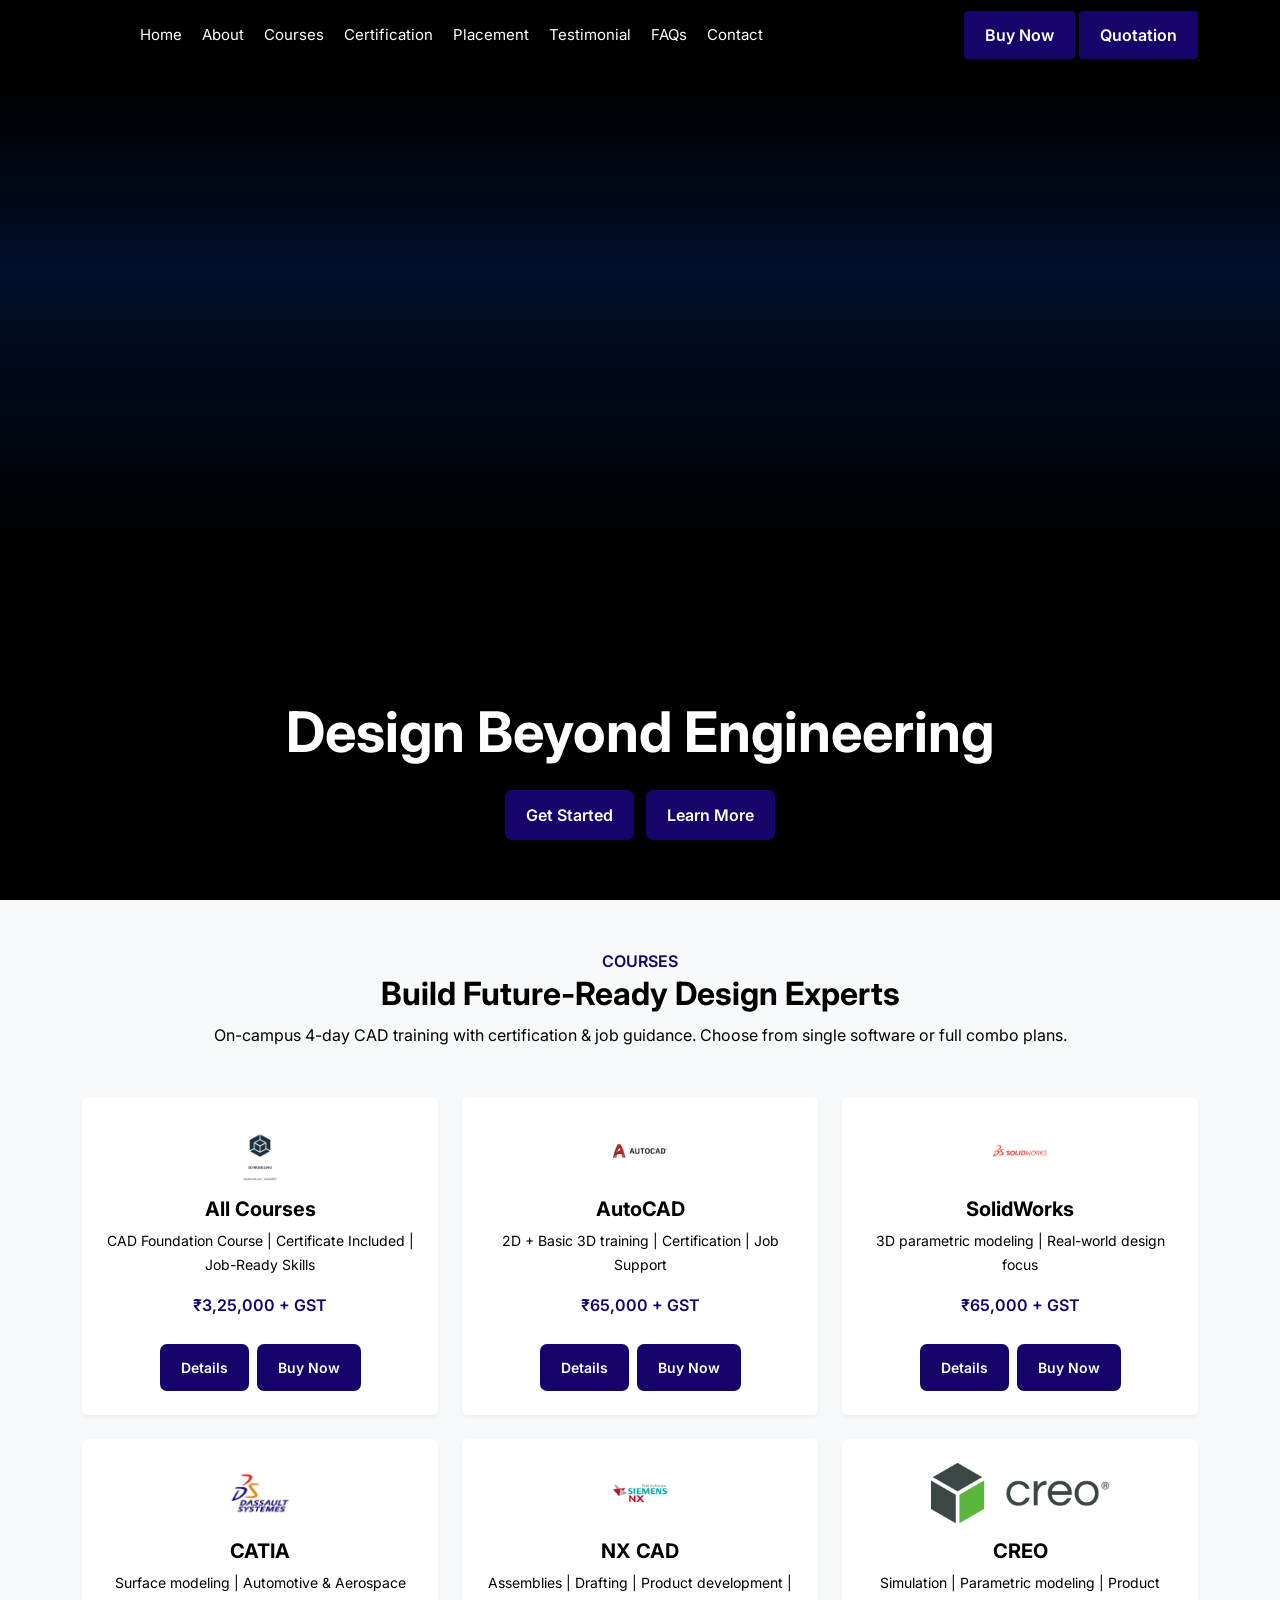
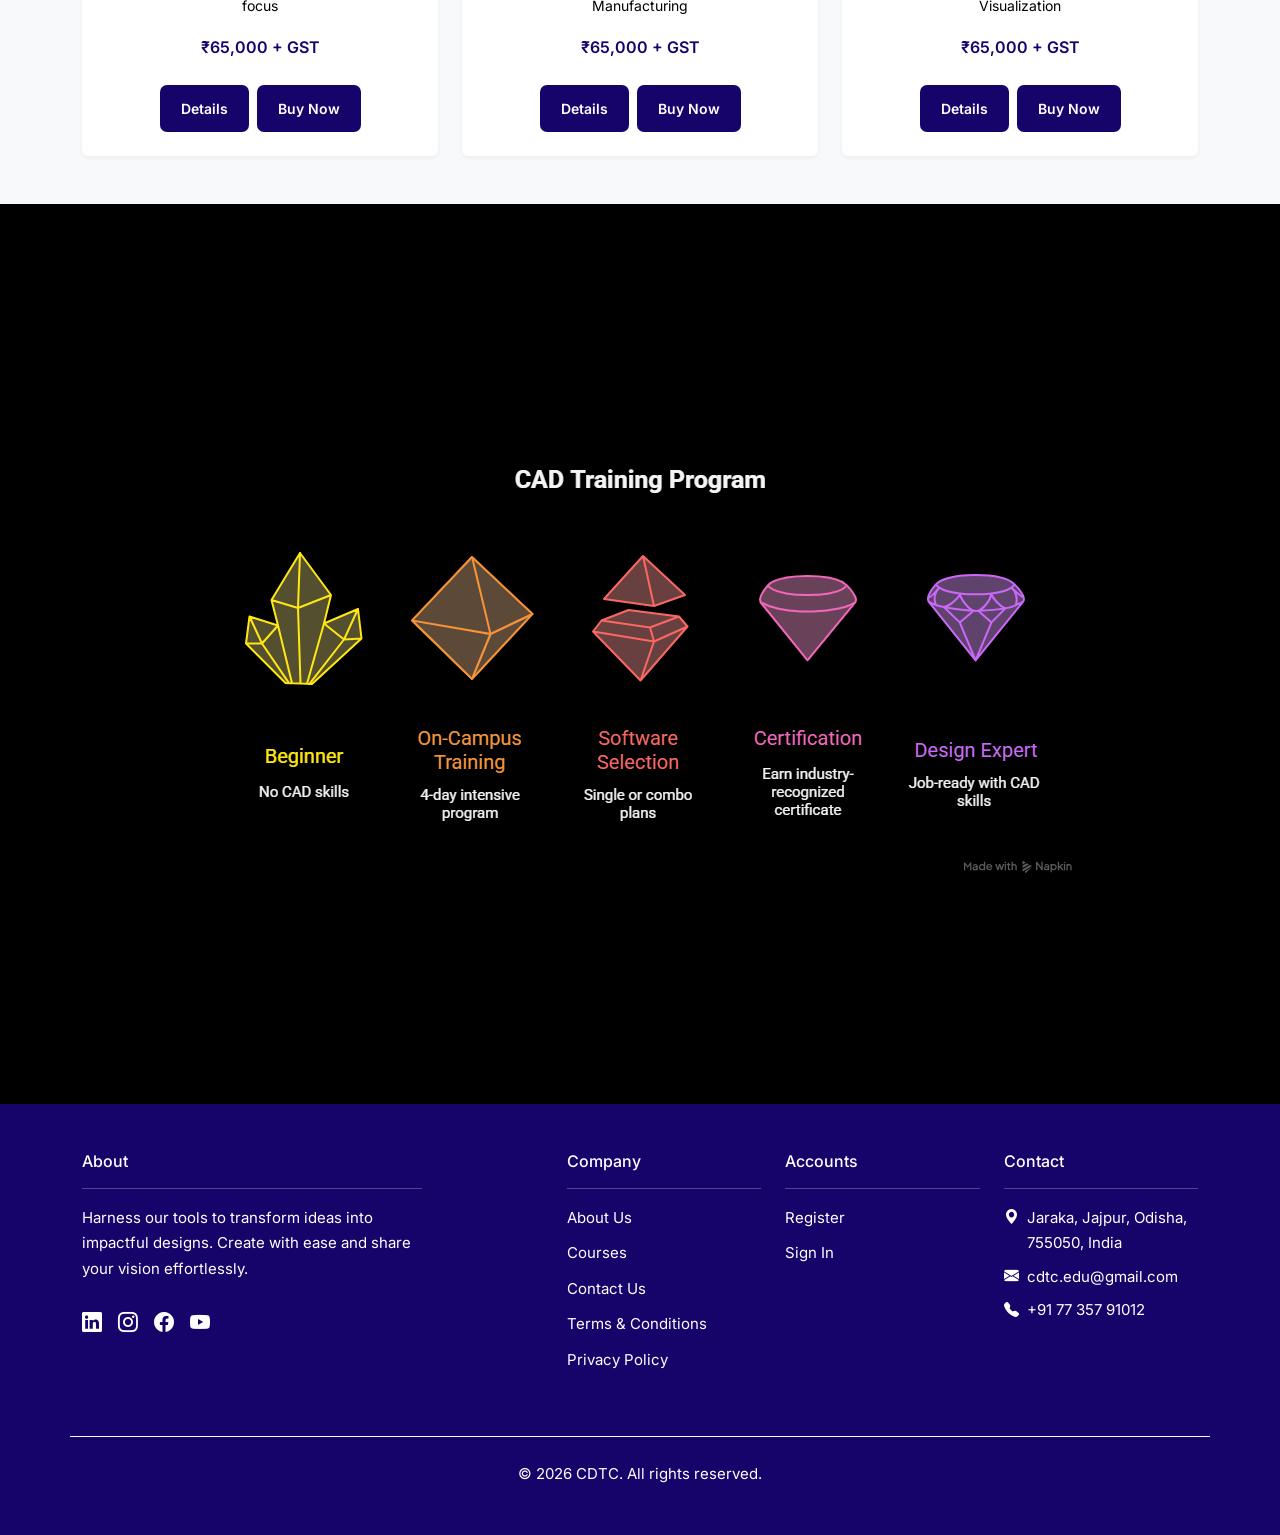
<file: course.html>
<!DOCTYPE html>
<html lang="en">
  <head>
    <meta charset="utf-8">
    <meta name="viewport" content="width=device-width, initial-scale=1">
    <title> CDTC Official </title>
     
    <!-- ======= Google Font =======-->
    <link rel="preconnect" href="https://fonts.googleapis.com">
    <link rel="preconnect" href="https://fonts.gstatic.com" crossorigin="">
    <link href="https://fonts.googleapis.com/css2?family=Inter:wght@100..900&amp;display=swap" rel="stylesheet">
    <!-- End Google Font-->
    
    <!-- ======= Styles =======-->
    <link href="assets/vendors/bootstrap/bootstrap.min.css" rel="stylesheet">
    <link href="assets/vendors/bootstrap-icons/font/bootstrap-icons.min.css" rel="stylesheet">
    <link href="assets/vendors/glightbox/glightbox.min.css" rel="stylesheet">
    <link href="assets/vendors/swiper/swiper-bundle.min.css" rel="stylesheet">
    <link href="assets/vendors/aos/aos.css" rel="stylesheet">
    <!-- End Styles-->
    
    <!-- ======= Theme Style =======-->
    <link href="assets/css/style.css" rel="stylesheet">
    <!-- End Theme Style-->

  
    
    <!-- ======= Apply theme =======-->
    <script>
      // Apply the theme as early as possible to avoid flicker
      (function() {
      const storedTheme = localStorage.getItem('theme') || 'light';
      document.documentElement.setAttribute('data-bs-theme', storedTheme);
      })();
    </script>
  </head>
  <body>
    
    
    <!-- ======= Site Wrap =======-->
    <div class="site-wrap">
      
      
      <!-- ======= Header =======-->
<header class="fbs__net-navbar navbar navbar-expand-lg fixed-top bg-white shadow-sm" aria-label="freebootstrap.net navbar">
  <div class="container d-flex align-items-center justify-content-between">
    
    <!-- Start Logo-->
    <a class="navbar-brand w-auto" href="index.html">
      <!-- Uncomment to use a text logo -->
      <!-- Vertex --> 
      
      <!-- 
      <img class="logo dark img-fluid" src="assets/images/logo-dark.svg" alt="FreeBootstrap.net image placeholder"> 
      <img class="logo light img-fluid" src="assets/images/logo-light.svg" alt="FreeBootstrap.net image placeholder"> 
      -->
    </a>
    <!-- End Logo-->

    <!-- Start offcanvas-->
    <div class="offcanvas offcanvas-start w-75" id="fbs__net-navbars" tabindex="-1" aria-labelledby="fbs__net-navbarsLabel">
      
      <div class="offcanvas-header">
        <div class="offcanvas-header-logo">
          <a class="logo-link" id="fbs__net-navbarsLabel" href="index.html">
            <!-- logo dark -->
            <!-- <img class="logo dark img-fluid" src="assets/images/logo-dark.svg" alt="FreeBootstrap.net image placeholder">  -->
            <!-- logo light -->
            <img class="logo light img-fluid" src="assets/images/logo-light.svg" alt="FreeBootstrap.net image placeholder">
          </a>
        </div>
        <button class="btn-close btn-close-black" type="button" data-bs-dismiss="offcanvas" aria-label="Close"></button>
      </div>

      <div class="offcanvas-body align-items-lg-center">
        <ul class="navbar-nav nav me-auto ps-lg-5 mb-2 mb-lg-0">
          <li class="nav-item"><a class="nav-link scroll-link" href="index.html">Home</a></li>
          <li class="nav-item"><a class="nav-link scroll-link" href="about.html">About</a></li>
          <li class="nav-item"><a class="nav-link scroll-link" href="course.html">Courses</a></li>
          <li class="nav-item"><a class="nav-link scroll-link" href="certification.html">Certification</a></li>
          <li class="nav-item"><a class="nav-link scroll-link" href="placement.html">Placement</a></li>
          <li class="nav-item"><a class="nav-link scroll-link" href="testimonial.html">Testimonial</a></li>
          <li class="nav-item"><a class="nav-link scroll-link" href="faqs.html">FAQs</a></li>
          <li class="nav-item"><a class="nav-link scroll-link" href="contact.html">Contact</a></li>
        </ul>
      </div>
    </div>
    <!-- End offcanvas-->

    <div class="ms-auto w-auto">
      <div class="header-social d-flex align-items-center gap-1">
        <a class="btn btn-primary py-2" href="#">Buy Now</a>
        <a class="btn btn-primary py-2" href="./assets/pages/quotation.html">Quotation</a>

        <button class="fbs__net-navbar-toggler justify-content-center align-items-center ms-auto" data-bs-toggle="offcanvas" data-bs-target="#fbs__net-navbars" aria-controls="fbs__net-navbars" aria-label="Toggle navigation" aria-expanded="false">
          <svg class="fbs__net-icon-menu" xmlns="http://www.w3.org/2000/svg" width="24" height="24" viewbox="0 0 24 24" fill="none" stroke="currentColor" stroke-width="2" stroke-linecap="round" stroke-linejoin="round">
            <line x1="21" x2="3" y1="6" y2="6"></line>
            <line x1="15" x2="3" y1="12" y2="12"></line>
            <line x1="17" x2="3" y1="18" y2="18"></line>
          </svg>
          <svg class="fbs__net-icon-close" xmlns="http://www.w3.org/2000/svg" width="24" height="24" viewbox="0 0 24 24" fill="none" stroke="currentColor" stroke-width="2" stroke-linecap="round" stroke-linejoin="round">
            <path d="M18 6 6 18"></path>
            <path d="m6 6 12 12"></path>
          </svg>
        </button>
      </div>
    </div>
  </div>
</header>
<!-- End Header -->

      
      <!-- ======= Main =======-->
      <main>
        
        
<!-- ======= Hero with Video Background and Top Gradient Overlay ======= -->
<section id="hero-video" style="position: relative; height: 100vh; overflow: hidden;">
  <!-- Background Video -->
  <video autoplay muted loop playsinline style="position: absolute; top: 0; left: 0; width: 100%; height: 100%; object-fit: cover; background-color: #000; z-index: -1;">
    <source src="assets/video/clay_4a485c49f2.mp4" type="video/mp4">
    Your browser does not support the video tag.
  </video>

  <!-- Gradient Overlay: Black and Airbus Blue fade down -->
  <div style="
    position: absolute;
    top: 0; left: 0;
    width: 100%; height: 100%;
    background: linear-gradient(to bottom, rgba(0, 0, 0, 0.7) 10%, rgba(0, 51, 141, 0.3) 30%, rgba(0, 51, 141, 0) 60%);
    z-index: 0;">
  </div>

  <!-- Hero Content: Centered horizontally, aligned to bottom -->
  <div class="container h-100 d-flex flex-column justify-content-end align-items-center text-center text-white" style="position: relative; z-index: 1; padding-bottom: 60px;">
    <div>
      <h1 class="display-4 fw-bold mb-4" style="color: #ffffff; text-shadow: 
        -1px -1px 0 #000,  
         1px -1px 0 #000,
        -1px  1px 0 #000,
         1px  1px 0 #000;">
        Design Beyond Engineering
      </h1>

      <a href="#contact" class="btn btn-light me-2">Get Started</a>
      <a href="#about" class="btn btn-outline-light">Learn More</a>
    </div>
  </div>
</section>
<!-- End Hero -->

    <!-- ===============================================================================================================================================
          COURSES
        =============================================================================================================================================== -->
    
<!-- ======= Courses Compact Section with Background Image ======= -->
<section class="section bg-light py-5 courses-background" id="course">
  <div class="container">
    <div class="text-center mb-5">
      <span class="text-uppercase text-primary fw-semibold fs-6">Courses</span>
      <h2 class="fw-bold">Build Future-Ready Design Experts</h2>
      <p>On-campus 4-day CAD training with certification & job guidance. Choose from single software or full combo plans.</p>
    </div>

    <div class="row justify-content-center g-4 text-center">

      <!-- All -->
      <div class="col-md-4 d-flex align-items-stretch">
        <div class="card w-100 h-100 border-0 shadow-sm p-4">
          <img src="assets/images/logo/all.png" alt="All" class="mb-3 mx-auto" style="height: 60px; object-fit: contain;">
          <h5 class="fw-bold">All Courses</h5>
          <p class="small">CAD Foundation Course | Certificate Included | Job-Ready Skills</p>
          <p class="text-primary fw-semibold">₹3,25,000 + GST</p>
          <div class="d-flex justify-content-center gap-2 mt-2 flex-wrap">
            <a href="#" class="btn btn-outline-primary btn-sm">Details</a>
            <a href="#" class="btn btn-outline-primary btn-sm">Buy Now</a>
          </div>
        </div>
      </div>

      <!-- AutoCAD -->
      <div class="col-md-4 d-flex align-items-stretch">
        <div class="card w-100 h-100 border-0 shadow-sm p-4">
          <img src="assets/images/logo/autocad.png" alt="AutoCAD" class="mb-3 mx-auto" style="height: 60px; object-fit: contain;">
          <h5 class="fw-bold">AutoCAD</h5>
          <p class="small">2D + Basic 3D training | Certification | Job Support</p>
          <p class="text-primary fw-semibold">₹65,000 + GST</p>
          <div class="d-flex justify-content-center gap-2 mt-2 flex-wrap">
            <a href="#" class="btn btn-outline-primary btn-sm">Details</a>
            <a href="#" class="btn btn-outline-primary btn-sm">Buy Now</a>
          </div>
        </div>
      </div>

      <!-- SolidWorks -->
      <div class="col-md-4 d-flex align-items-stretch">
        <div class="card w-100 h-100 border-0 shadow-sm p-4">
          <img src="assets/images/logo/solidworks.png" alt="SolidWorks" class="mb-3 mx-auto" style="height: 60px; object-fit: contain;">
          <h5 class="fw-bold">SolidWorks</h5>
          <p class="small">3D parametric modeling | Real-world design focus</p>
          <p class="text-primary fw-semibold">₹65,000 + GST</p>
          <div class="d-flex justify-content-center gap-2 mt-2 flex-wrap">
            <a href="#" class="btn btn-outline-primary btn-sm">Details</a>
            <a href="#" class="btn btn-outline-primary btn-sm">Buy Now</a>
          </div>
        </div>
      </div>

      <!-- CATIA -->
      <div class="col-md-4 d-flex align-items-stretch">
        <div class="card w-100 h-100 border-0 shadow-sm p-4">
          <img src="assets/images/logo/catia.png" alt="CATIA" class="mb-3 mx-auto" style="height: 60px; object-fit: contain;">
          <h5 class="fw-bold">CATIA</h5>
          <p class="small">Surface modeling | Automotive & Aerospace focus</p>
          <p class="text-primary fw-semibold">₹65,000 + GST</p>
          <div class="d-flex justify-content-center gap-2 mt-2 flex-wrap">
            <a href="#" class="btn btn-outline-primary btn-sm">Details</a>
            <a href="#" class="btn btn-outline-primary btn-sm">Buy Now</a>
          </div>
        </div>
      </div>

      <!-- NX CAD -->
      <div class="col-md-4 d-flex align-items-stretch">
        <div class="card w-100 h-100 border-0 shadow-sm p-4">
          <img src="assets/images/logo/nx.png" alt="NX CAD" class="mb-3 mx-auto" style="height: 60px; object-fit: contain;">
          <h5 class="fw-bold">NX CAD</h5>
          <p class="small">Assemblies | Drafting | Product development | Manufacturing</p>
          <p class="text-primary fw-semibold">₹65,000 + GST</p>
          <div class="d-flex justify-content-center gap-2 mt-2 flex-wrap">
            <a href="#" class="btn btn-outline-primary btn-sm">Details</a>
            <a href="#" class="btn btn-outline-primary btn-sm">Buy Now</a>
          </div>
        </div>
      </div>

      <!-- CREO -->
      <div class="col-md-4 d-flex align-items-stretch">
        <div class="card w-100 h-100 border-0 shadow-sm p-4">
          <img src="assets/images/logo/creo.png" alt="CREO" class="mb-3 mx-auto" style="height: 60px; object-fit: contain;">
          <h5 class="fw-bold">CREO</h5>
          <p class="small">Simulation | Parametric modeling | Product Visualization</p>
          <p class="text-primary fw-semibold">₹65,000 + GST</p>
          <div class="d-flex justify-content-center gap-2 mt-2 flex-wrap">
            <a href="#" class="btn btn-outline-primary btn-sm">Details</a>
            <a href="#" class="btn btn-outline-primary btn-sm">Buy Now</a>
          </div>
        </div>
      </div>

    </div>
  </div>
</section>

    <!-- Additional Images at Bottom -->
    <!-- ======= Full-Screen Classroom Image Section ======= -->
<section class="p-0 m-0">
  <div class="d-flex align-items-center justify-content-center bg-black w-100 vh-100 text-white px-3">


    <!-- Center Image -->
    <div class="text-center">
      <img src="assets/images/Courses/12.png" 
           alt="CDTC Training Session" 
           class="img-fluid" 
           style="max-width: 90vw; max-height: 80vh;">
    </div>


  </div>
</section>

         


            <!-- ======= Footer =======-->
           <!--  Footer Content -->
<footer class="footer pt-5 pb-5 bg-primary text-white">
  <div class="container">

    <!-- Main Footer Content -->
    <div class="row justify-content-between mb-5 g-xl-5">

      <!-- About & Social -->
      <div class="col-md-4 mb-5 mb-lg-0">
        <h3 class="mb-3">About</h3>
        <hr>
        <p>Harness our tools to transform ideas into impactful designs. Create with ease and share your vision effortlessly.</p>
        <!-- Social Media Icons -->
        <div class="d-flex gap-3 mt-4">
          <a href="https://www.linkedin.com" target="_blank" class="text-white fs-5"><i class="bi bi-linkedin"></i></a>
          <a href="https://www.instagram.com" target="_blank" class="text-white fs-5"><i class="bi bi-instagram"></i></a>
          <a href="https://www.facebook.com" target="_blank" class="text-white fs-5"><i class="bi bi-facebook"></i></a>
          <a href="https://www.youtube.com" target="_blank" class="text-white fs-5"><i class="bi bi-youtube"></i></a>
        </div>
      </div>

      <!-- Quick Links -->
      <div class="col-md-7">
        <div class="row gy-4">

          <!-- Company -->
          <div class="col-6 col-lg-4">
            <h3 class="mb-3">Company</h3>
            <hr>
            <ul class="list-unstyled">
              <li><a href="#about" class="text-white text-decoration-none">About Us</a></li>
              <li><a href="#courses" class="text-white text-decoration-none">Courses</a></li>
              <li><a href="#contact" class="text-white text-decoration-none">Contact Us</a></li>
              <li><a href="page-terms-conditions.html" class="text-white text-decoration-none">Terms & Conditions</a></li>
              <li><a href="page-privacy-policy.html" class="text-white text-decoration-none">Privacy Policy</a></li>
            </ul>
          </div>

          <!-- Accounts -->
          <div class="col-6 col-lg-4">
            <h3 class="mb-3">Accounts</h3>
            <hr>
            <ul class="list-unstyled">
              <li><a href="page-signup.html" class="text-white text-decoration-none">Register</a></li>
              <li><a href="page-signin.html" class="text-white text-decoration-none">Sign In</a></li>
            </ul>
          </div>

          <!-- Contact Info -->
          <div class="col-12 col-lg-4">
            <h3 class="mb-3">Contact</h3>
            <hr>
            <p class="d-flex mb-2"><i class="bi bi-geo-alt-fill me-2"></i>Jaraka, Jajpur, Odisha,<br>755050, India</p>
                <a href="https://mail.google.com/mail/?view=cm&fs=1&to=cdtc.edu@gmail.com" target="_blank"
                  class="d-flex mb-2 text-white text-decoration-none">
                  <i class="bi bi-envelope-fill me-2"></i>cdtc.edu@gmail.com
                </a>            
              <a href="tel:+917735791012" class="d-flex text-white text-decoration-none"><i class="bi bi-telephone-fill me-2"></i>+91 77 357 91012</a>
          </div>
        </div>
      </div>
    </div>

    <!-- Footer Bottom -->
    <div class="row border-top border-light pt-4">
      <div class="col-12 text-center">
        &copy; <script>document.write(new Date().getFullYear());</script> CDTC. All rights reserved.
      </div>
    </div>

  </div>
</footer>
<!-- End Footer -->

        </main>
    </div>

    <!-- ======= Back to Top =======-->
    <button id="back-to-top"><i class="bi bi-arrow-up-short"></i></button>
    <!-- End Back to top-->

    <!-- ======= Javascripts =======-->
    <script src="assets/vendors/bootstrap/bootstrap.bundle.min.js"></script>
    <script src="assets/vendors/gsap/gsap.min.js"></script>
    <script src="assets/vendors/imagesloaded/imagesloaded.pkgd.min.js"></script>
    <script src="assets/vendors/isotope/isotope.pkgd.min.js"></script>
    <script src="assets/vendors/glightbox/glightbox.min.js"></script>
    <script src="assets/vendors/swiper/swiper-bundle.min.js"></script>
    <script src="assets/vendors/aos/aos.js"></script>
    <script src="assets/vendors/purecounter/purecounter.js"></script>
    <script src="assets/js/custom.js"></script>
    <script src="./assets/js/contactEmail.js"></script>
    <!-- End JavaScripts-->
</body>

</html>
</file>
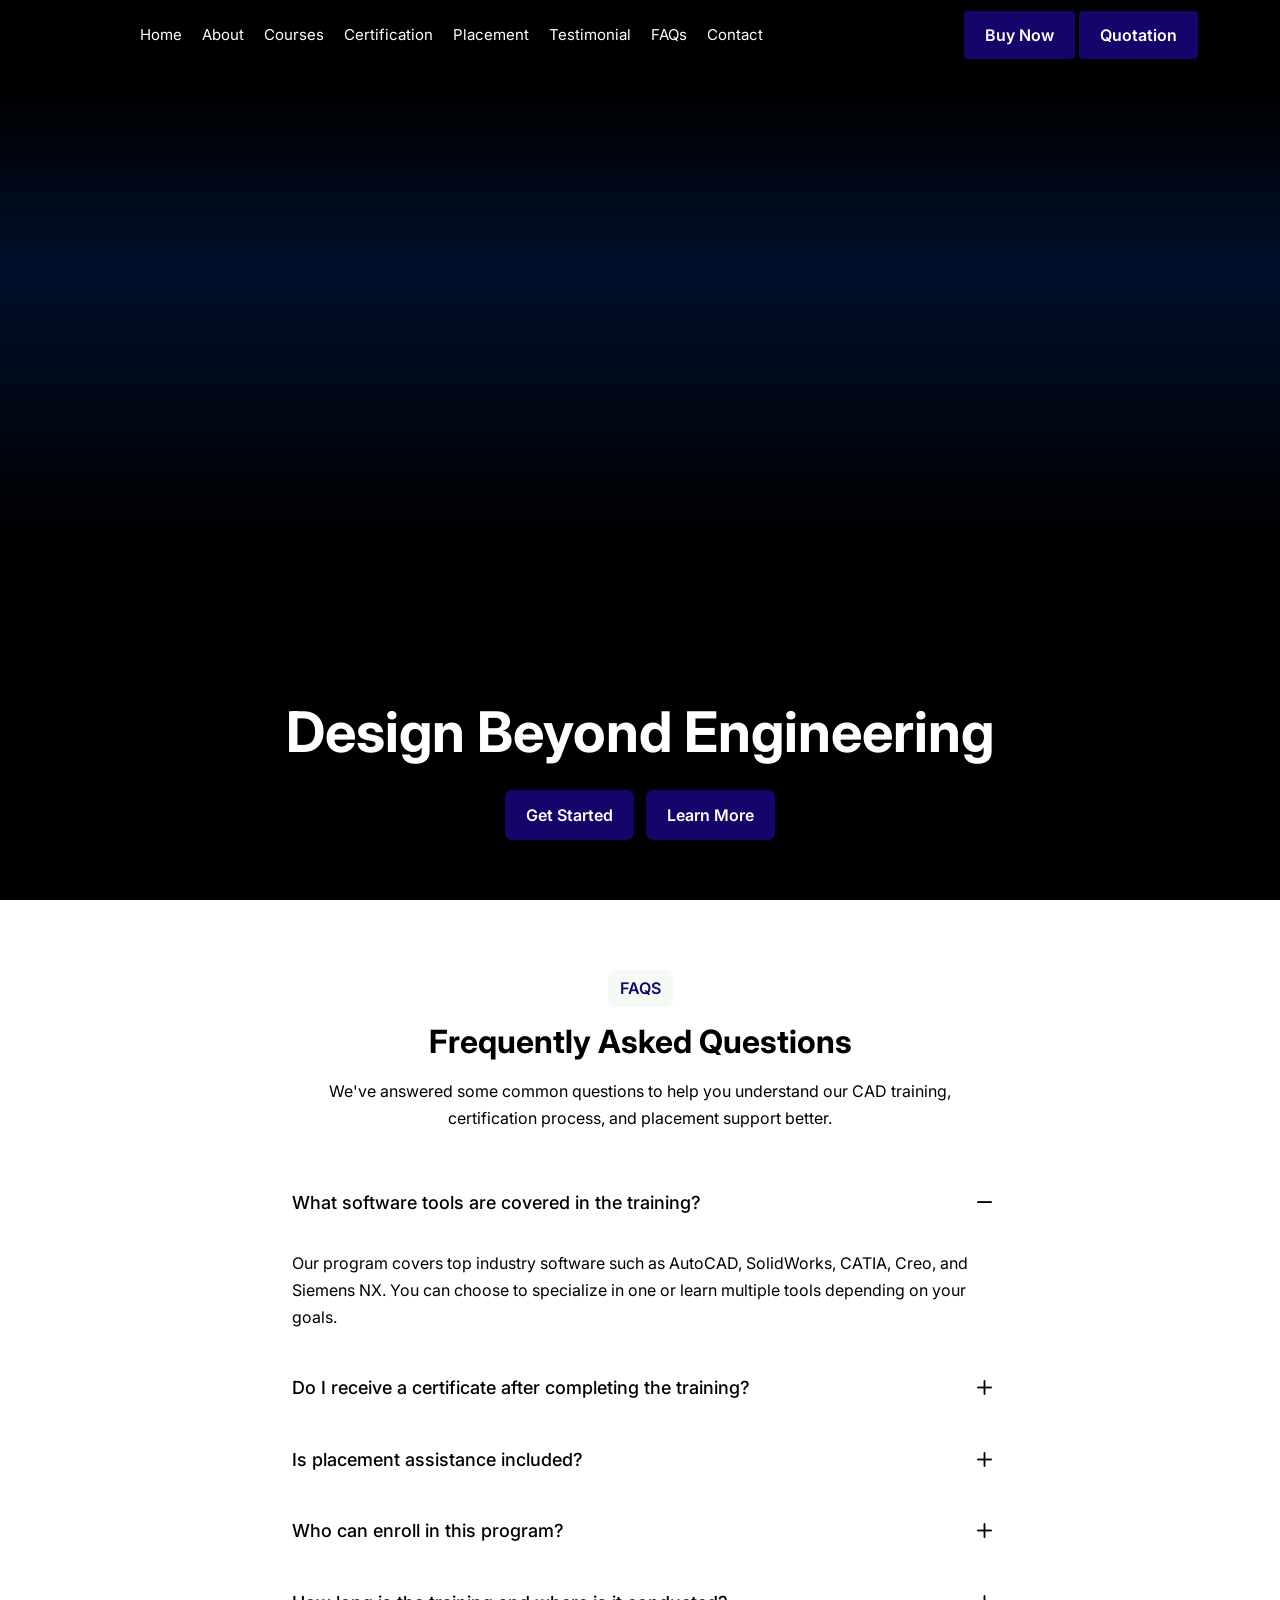
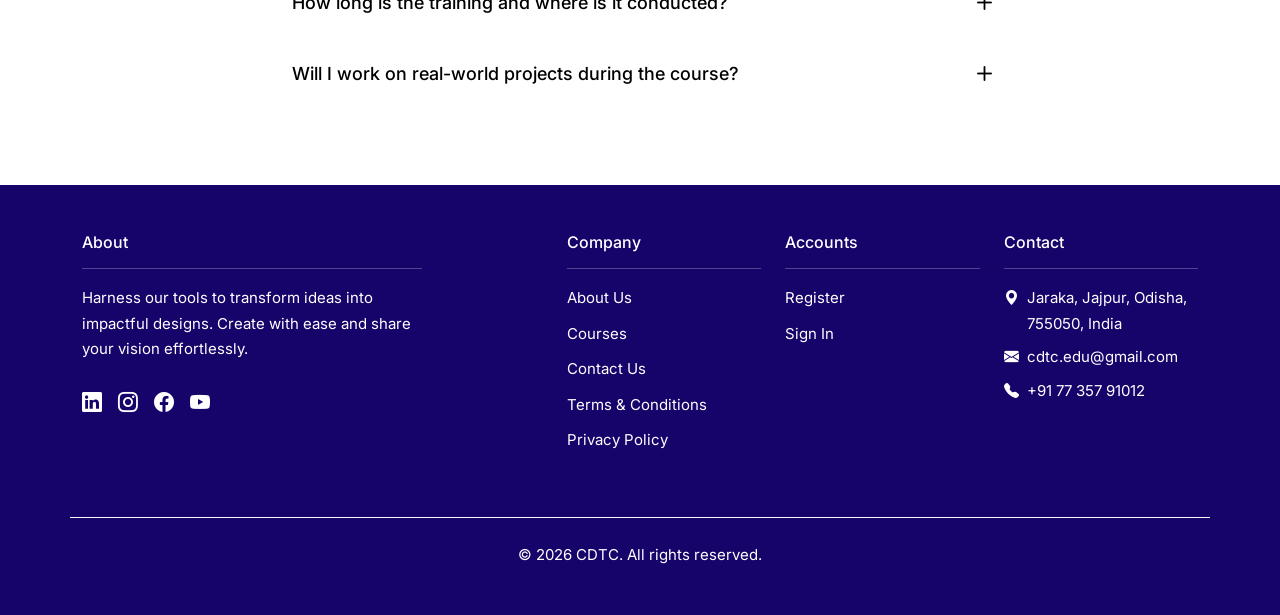
<file: faqs.html>
<!DOCTYPE html>
<html lang="en">
  <head>
    <meta charset="utf-8">
    <meta name="viewport" content="width=device-width, initial-scale=1">
    <title> CDTC Official </title>
     
    <!-- ======= Google Font =======-->
    <link rel="preconnect" href="https://fonts.googleapis.com">
    <link rel="preconnect" href="https://fonts.gstatic.com" crossorigin="">
    <link href="https://fonts.googleapis.com/css2?family=Inter:wght@100..900&amp;display=swap" rel="stylesheet">
    <!-- End Google Font-->
    
    <!-- ======= Styles =======-->
    <link href="assets/vendors/bootstrap/bootstrap.min.css" rel="stylesheet">
    <link href="assets/vendors/bootstrap-icons/font/bootstrap-icons.min.css" rel="stylesheet">
    <link href="assets/vendors/glightbox/glightbox.min.css" rel="stylesheet">
    <link href="assets/vendors/swiper/swiper-bundle.min.css" rel="stylesheet">
    <link href="assets/vendors/aos/aos.css" rel="stylesheet">
    <!-- End Styles-->
    
    <!-- ======= Theme Style =======-->
    <link href="assets/css/style.css" rel="stylesheet">
    <!-- End Theme Style-->

  
    
    <!-- ======= Apply theme =======-->
    <script>
      // Apply the theme as early as possible to avoid flicker
      (function() {
      const storedTheme = localStorage.getItem('theme') || 'light';
      document.documentElement.setAttribute('data-bs-theme', storedTheme);
      })();
    </script>
  </head>
  <body>
    
    
    <!-- ======= Site Wrap =======-->
    <div class="site-wrap">
      
      
      <!-- ======= Header =======-->
<header class="fbs__net-navbar navbar navbar-expand-lg fixed-top bg-white shadow-sm" aria-label="freebootstrap.net navbar">
  <div class="container d-flex align-items-center justify-content-between">
    
    <!-- Start Logo-->
    <a class="navbar-brand w-auto" href="index.html">
      <!-- Uncomment to use a text logo -->
      <!-- Vertex --> 
      
      <!-- 
      <img class="logo dark img-fluid" src="assets/images/logo-dark.svg" alt="FreeBootstrap.net image placeholder"> 
      <img class="logo light img-fluid" src="assets/images/logo-light.svg" alt="FreeBootstrap.net image placeholder"> 
      -->
    </a>
    <!-- End Logo-->

    <!-- Start offcanvas-->
    <div class="offcanvas offcanvas-start w-75" id="fbs__net-navbars" tabindex="-1" aria-labelledby="fbs__net-navbarsLabel">
      
      <div class="offcanvas-header">
        <div class="offcanvas-header-logo">
          <a class="logo-link" id="fbs__net-navbarsLabel" href="index.html">
            <!-- logo dark -->
            <!-- <img class="logo dark img-fluid" src="assets/images/logo-dark.svg" alt="FreeBootstrap.net image placeholder">  -->
            <!-- logo light -->
            <img class="logo light img-fluid" src="assets/images/logo-light.svg" alt="FreeBootstrap.net image placeholder">
          </a>
        </div>
        <button class="btn-close btn-close-black" type="button" data-bs-dismiss="offcanvas" aria-label="Close"></button>
      </div>

      <div class="offcanvas-body align-items-lg-center">
        <ul class="navbar-nav nav me-auto ps-lg-5 mb-2 mb-lg-0">
          <li class="nav-item"><a class="nav-link scroll-link" href="index.html">Home</a></li>
          <li class="nav-item"><a class="nav-link scroll-link" href="about.html">About</a></li>
          <li class="nav-item"><a class="nav-link scroll-link" href="course.html">Courses</a></li>
          <li class="nav-item"><a class="nav-link scroll-link" href="certification.html">Certification</a></li>
          <li class="nav-item"><a class="nav-link scroll-link" href="placement.html">Placement</a></li>
          <li class="nav-item"><a class="nav-link scroll-link" href="testimonial.html">Testimonial</a></li>
          <li class="nav-item"><a class="nav-link scroll-link" href="faqs.html">FAQs</a></li>
          <li class="nav-item"><a class="nav-link scroll-link" href="contact.html">Contact</a></li>
        </ul>
      </div>
    </div>
    <!-- End offcanvas-->

    <div class="ms-auto w-auto">
      <div class="header-social d-flex align-items-center gap-1">
        <a class="btn btn-primary py-2" href="#">Buy Now</a>
        <a class="btn btn-primary py-2" href="./assets/pages/quotation.html">Quotation</a>

        <button class="fbs__net-navbar-toggler justify-content-center align-items-center ms-auto" data-bs-toggle="offcanvas" data-bs-target="#fbs__net-navbars" aria-controls="fbs__net-navbars" aria-label="Toggle navigation" aria-expanded="false">
          <svg class="fbs__net-icon-menu" xmlns="http://www.w3.org/2000/svg" width="24" height="24" viewbox="0 0 24 24" fill="none" stroke="currentColor" stroke-width="2" stroke-linecap="round" stroke-linejoin="round">
            <line x1="21" x2="3" y1="6" y2="6"></line>
            <line x1="15" x2="3" y1="12" y2="12"></line>
            <line x1="17" x2="3" y1="18" y2="18"></line>
          </svg>
          <svg class="fbs__net-icon-close" xmlns="http://www.w3.org/2000/svg" width="24" height="24" viewbox="0 0 24 24" fill="none" stroke="currentColor" stroke-width="2" stroke-linecap="round" stroke-linejoin="round">
            <path d="M18 6 6 18"></path>
            <path d="m6 6 12 12"></path>
          </svg>
        </button>
      </div>
    </div>
  </div>
</header>
<!-- End Header -->

      
      <!-- ======= Main =======-->
      <main>
        
        
<!-- ======= Hero with Video Background and Top Gradient Overlay ======= -->
<section id="hero-video" style="position: relative; height: 100vh; overflow: hidden;">
  <!-- Background Video -->
  <video autoplay muted loop playsinline style="position: absolute; top: 0; left: 0; width: 100%; height: 100%; object-fit: cover; background-color: #000; z-index: -1;">
    <source src="assets/video/clay_4a485c49f2.mp4" type="video/mp4">
    Your browser does not support the video tag.
  </video>

  <!-- Gradient Overlay: Black and Airbus Blue fade down -->
  <div style="
    position: absolute;
    top: 0; left: 0;
    width: 100%; height: 100%;
    background: linear-gradient(to bottom, rgba(0, 0, 0, 0.7) 10%, rgba(0, 51, 141, 0.3) 30%, rgba(0, 51, 141, 0) 60%);
    z-index: 0;">
  </div>

  <!-- Hero Content: Centered horizontally, aligned to bottom -->
  <div class="container h-100 d-flex flex-column justify-content-end align-items-center text-center text-white" style="position: relative; z-index: 1; padding-bottom: 60px;">
    <div>
      <h1 class="display-4 fw-bold mb-4" style="color: #ffffff; text-shadow: 
        -1px -1px 0 #000,  
         1px -1px 0 #000,
        -1px  1px 0 #000,
         1px  1px 0 #000;">
        Design Beyond Engineering
      </h1>

      <a href="#contact" class="btn btn-light me-2">Get Started</a>
      <a href="#about" class="btn btn-outline-light">Learn More</a>
    </div>
  </div>
</section>
<!-- End Hero -->

        <!-- ======= Main =======-->
        <main>

<!-- ======= FAQ =======-->
<section class="section faq__v2" id="faqs">
    <div class="container">
        <div class="row mb-4">
            <div class="col-md-6 col-lg-7 mx-auto text-center">
                <span class="subtitle text-uppercase mb-3 fs-6" data-aos="fade-up">FAQs</span>
                <h2 class="h2 fw-bold mb-3" data-aos="fade-up">Frequently Asked Questions</h2>
                <p data-aos="fade-up" data-aos-delay="100">
                    We've answered some common questions to help you understand our CAD training, certification process,
                    and
                    placement support better.
                </p>
            </div>
        </div>

        <div class="row">
            <div class="col-md-8 mx-auto" data-aos="fade-up" data-aos-delay="200">
                <div class="faq-content">
                    <div class="accordion custom-accordion" id="accordionPanelsStayOpenExample">

                        <!-- FAQ 1 -->
                        <div class="accordion-item">
                            <h2 class="accordion-header">
                                <button class="accordion-button" type="button" data-bs-toggle="collapse"
                                    data-bs-target="#faq1" aria-expanded="true">
                                    What software tools are covered in the training?
                                </button>
                            </h2>
                            <div class="accordion-collapse collapse show" id="faq1">
                                <div class="accordion-body">
                                    Our program covers top industry software such as AutoCAD, SolidWorks, CATIA, Creo,
                                    and Siemens NX. You
                                    can choose to specialize in one or learn multiple tools depending on your goals.
                                </div>
                            </div>
                        </div>

                        <!-- FAQ 2 -->
                        <div class="accordion-item">
                            <h2 class="accordion-header">
                                <button class="accordion-button collapsed" type="button" data-bs-toggle="collapse"
                                    data-bs-target="#faq2">
                                    Do I receive a certificate after completing the training?
                                </button>
                            </h2>
                            <div class="accordion-collapse collapse" id="faq2">
                                <div class="accordion-body">
                                    Yes, all participants receive a professional CAD Design Training Certificate from
                                    CDTC upon successful
                                    course completion. This certificate adds value to your resume and boosts your
                                    credibility with
                                    employers.
                                </div>
                            </div>
                        </div>

                        <!-- FAQ 3 -->
                        <div class="accordion-item">
                            <h2 class="accordion-header">
                                <button class="accordion-button collapsed" type="button" data-bs-toggle="collapse"
                                    data-bs-target="#faq3">
                                    Is placement assistance included?
                                </button>
                            </h2>
                            <div class="accordion-collapse collapse" id="faq3">
                                <div class="accordion-body">
                                    Yes. We connect certified candidates with over 100 design and manufacturing
                                    companies across India.
                                    Support includes resume writing, mock interviews, and direct HR referrals for core
                                    design roles.
                                </div>
                            </div>
                        </div>

                        <!-- FAQ 4 -->
                        <div class="accordion-item">
                            <h2 class="accordion-header">
                                <button class="accordion-button collapsed" type="button" data-bs-toggle="collapse"
                                    data-bs-target="#faq4">
                                    Who can enroll in this program?
                                </button>
                            </h2>
                            <div class="accordion-collapse collapse" id="faq4">
                                <div class="accordion-body">
                                    Engineering students (especially Mechanical, Civil, and Electrical), diploma
                                    holders, and recent
                                    graduates can enroll. No prior software knowledge is required — our course starts
                                    from the basics.
                                </div>
                            </div>
                        </div>

                        <!-- FAQ 5 -->
                        <div class="accordion-item">
                            <h2 class="accordion-header">
                                <button class="accordion-button collapsed" type="button" data-bs-toggle="collapse"
                                    data-bs-target="#faq5">
                                    How long is the training and where is it conducted?
                                </button>
                            </h2>
                            <div class="accordion-collapse collapse" id="faq5">
                                <div class="accordion-body">
                                    Our standard course duration is 4 days per software, conducted on-campus at your
                                    institution. We also
                                    offer custom durations and online options for special cases upon request.
                                </div>
                            </div>
                        </div>

                        <!-- FAQ 6 -->
                        <div class="accordion-item">
                            <h2 class="accordion-header">
                                <button class="accordion-button collapsed" type="button" data-bs-toggle="collapse"
                                    data-bs-target="#faq6">
                                    Will I work on real-world projects during the course?
                                </button>
                            </h2>
                            <div class="accordion-collapse collapse" id="faq6">
                                <div class="accordion-body">
                                    Absolutely. Our training includes hands-on projects like 2D drafting, 3D modeling,
                                    and industrial
                                    design tasks to help you build a job-ready portfolio aligned with industry needs.
                                </div>
                            </div>
                        </div>

                    </div> <!-- /.accordion -->
                </div>
            </div>
        </div>
    </div>
</section>
<!-- End FAQ -->

         


            <!-- ======= Footer =======-->
  <!--  Footer Content -->
<footer class="footer pt-5 pb-5 bg-primary text-white">
  <div class="container">

    <!-- Main Footer Content -->
    <div class="row justify-content-between mb-5 g-xl-5">

      <!-- About & Social -->
      <div class="col-md-4 mb-5 mb-lg-0">
        <h3 class="mb-3">About</h3>
        <hr>
        <p>Harness our tools to transform ideas into impactful designs. Create with ease and share your vision effortlessly.</p>
        <!-- Social Media Icons -->
        <div class="d-flex gap-3 mt-4">
          <a href="https://www.linkedin.com" target="_blank" class="text-white fs-5"><i class="bi bi-linkedin"></i></a>
          <a href="https://www.instagram.com" target="_blank" class="text-white fs-5"><i class="bi bi-instagram"></i></a>
          <a href="https://www.facebook.com" target="_blank" class="text-white fs-5"><i class="bi bi-facebook"></i></a>
          <a href="https://www.youtube.com" target="_blank" class="text-white fs-5"><i class="bi bi-youtube"></i></a>
        </div>
      </div>

      <!-- Quick Links -->
      <div class="col-md-7">
        <div class="row gy-4">

          <!-- Company -->
          <div class="col-6 col-lg-4">
            <h3 class="mb-3">Company</h3>
            <hr>
            <ul class="list-unstyled">
              <li><a href="#about" class="text-white text-decoration-none">About Us</a></li>
              <li><a href="#courses" class="text-white text-decoration-none">Courses</a></li>
              <li><a href="#contact" class="text-white text-decoration-none">Contact Us</a></li>
              <li><a href="page-terms-conditions.html" class="text-white text-decoration-none">Terms & Conditions</a></li>
              <li><a href="page-privacy-policy.html" class="text-white text-decoration-none">Privacy Policy</a></li>
            </ul>
          </div>

          <!-- Accounts -->
          <div class="col-6 col-lg-4">
            <h3 class="mb-3">Accounts</h3>
            <hr>
            <ul class="list-unstyled">
              <li><a href="page-signup.html" class="text-white text-decoration-none">Register</a></li>
              <li><a href="page-signin.html" class="text-white text-decoration-none">Sign In</a></li>
            </ul>
          </div>

          <!-- Contact Info -->
          <div class="col-12 col-lg-4">
            <h3 class="mb-3">Contact</h3>
            <hr>
            <p class="d-flex mb-2"><i class="bi bi-geo-alt-fill me-2"></i>Jaraka, Jajpur, Odisha,<br>755050, India</p>
                <a href="https://mail.google.com/mail/?view=cm&fs=1&to=cdtc.edu@gmail.com" target="_blank"
                  class="d-flex mb-2 text-white text-decoration-none">
                  <i class="bi bi-envelope-fill me-2"></i>cdtc.edu@gmail.com
                </a>            
              <a href="tel:+917735791012" class="d-flex text-white text-decoration-none"><i class="bi bi-telephone-fill me-2"></i>+91 77 357 91012</a>
          </div>
        </div>
      </div>
    </div>

    <!-- Footer Bottom -->
    <div class="row border-top border-light pt-4">
      <div class="col-12 text-center">
        &copy; <script>document.write(new Date().getFullYear());</script> CDTC. All rights reserved.
      </div>
    </div>

  </div>
</footer>
<!-- End Footer -->

        </main>
    </div>

    <!-- ======= Back to Top =======-->
    <button id="back-to-top"><i class="bi bi-arrow-up-short"></i></button>
    <!-- End Back to top-->

    <!-- ======= Javascripts =======-->
    <script src="assets/vendors/bootstrap/bootstrap.bundle.min.js"></script>
    <script src="assets/vendors/gsap/gsap.min.js"></script>
    <script src="assets/vendors/imagesloaded/imagesloaded.pkgd.min.js"></script>
    <script src="assets/vendors/isotope/isotope.pkgd.min.js"></script>
    <script src="assets/vendors/glightbox/glightbox.min.js"></script>
    <script src="assets/vendors/swiper/swiper-bundle.min.js"></script>
    <script src="assets/vendors/aos/aos.js"></script>
    <script src="assets/vendors/purecounter/purecounter.js"></script>
    <script src="assets/js/custom.js"></script>
    <script src="./assets/js/contactEmail.js"></script>
    <!-- End JavaScripts-->
</body>

</html>
</file>
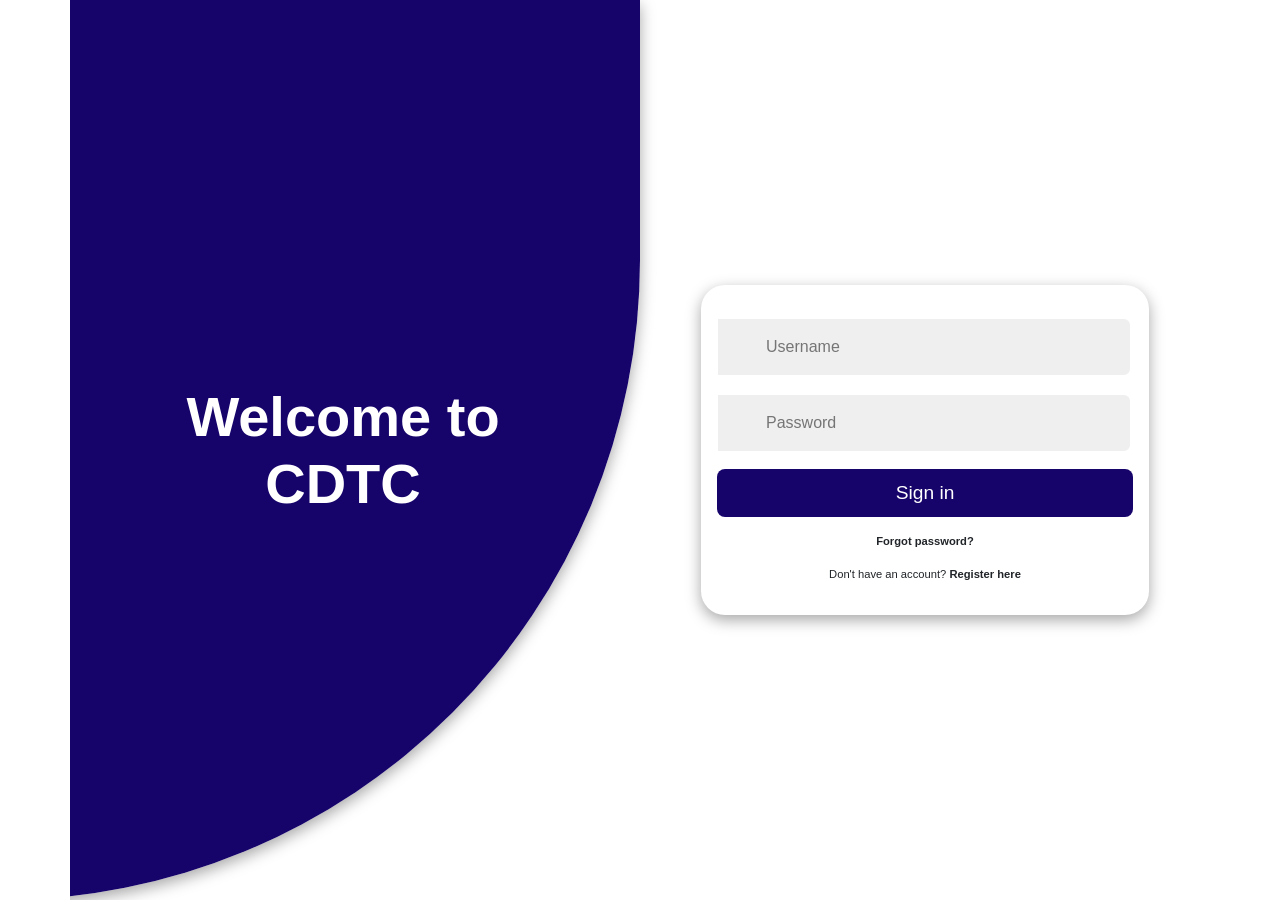
<file: loginRegister.html>
<!DOCTYPE html>
<html lang="en">

<head>
  <link href="https://cdn.jsdelivr.net/npm/bootstrap@5.3.0/dist/css/bootstrap.min.css" rel="stylesheet" />

  <meta charset="UTF-8" />
  <meta name="viewport" content="width=device-width, initial-scale=1" />
  <title>Index with Login/Register Overlay</title>
  <style>
    :root {
    --primary-color: #17046b;
    --secondary-color: #17046b;
    --black: #000000;
    --white: #ffffff;
    --gray: #efefef;
    --gray-2: #757575;

    --facebook-color: #4267B2;
    --google-color: #DB4437;
    --twitter-color: #1DA1F2;
    --insta-color: #E1306C;
}

@import url('https://fonts.googleapis.com/css2?family=Poppins:wght@200;300;400;500;600&display=swap');

* {
    font-family: 'Poppins', sans-serif;
    margin: 0;
    padding: 0;
    box-sizing: border-box;
}

html,
body {
    height: 100vh;
    overflow: hidden;
}

.container {
    position: relative;
    min-height: 100vh;
    overflow: hidden;
}

.row {
    display: flex;
    flex-wrap: wrap;
    height: 100vh;
}

.col {
    width: 50%;
}

.align-items-center {
    display: flex;
    align-items: center;
    justify-content: center;
    text-align: center;
}

.form-wrapper {
    width: 100%;
    max-width: 28rem;
}

.form {
    padding: 1rem;
    background-color: var(--white);
    border-radius: 1.5rem;
    width: 100%;
    box-shadow: rgba(0, 0, 0, 0.35) 0px 5px 15px;
    transform: scale(0);
    transition: .5s ease-in-out;
    transition-delay: 1s;
}

.input-group {
    position: relative;
    width: 100%;
    margin: 1rem 0;
}

.input-group i {
    position: absolute;
    top: 50%;
    left: 1rem;
    transform: translateY(-50%);
    font-size: 1.4rem;
    color: var(--gray-2);
}

.input-group input {
    width: 100%;
    padding: 1rem 3rem;
    font-size: 1rem;
    background-color: var(--gray);
    border-radius: .5rem;
    border: 0.125rem solid var(--white);
    outline: none;
}

.input-group input:focus {
    border: 0.125rem solid var(--primary-color);
}

.form button {
    cursor: pointer;
    width: 100%;
    padding: .6rem 0;
    border-radius: .5rem;
    border: none;
    background-color: var(--primary-color);
    color: var(--white);
    font-size: 1.2rem;
    outline: none;
}

.form p {
    margin: 1rem 0;
    font-size: .7rem;
}

.flex-col {
    flex-direction: column;
}

.social-list {
    margin: 2rem 0;
    padding: 1rem;
    border-radius: 1.5rem;
    width: 100%;
    box-shadow: rgba(0, 0, 0, 0.35) 0px 5px 15px;
    transform: scale(0);
    transition: .5s ease-in-out;
    transition-delay: 1.2s;
}

.social-list>div {
    color: var(--white);
    margin: 0 .5rem;
    padding: .7rem;
    cursor: pointer;
    border-radius: .5rem;
    cursor: pointer;
    transform: scale(0);
    transition: .5s ease-in-out;
}

.social-list>div:nth-child(1) {
    transition-delay: 1.4s;
}

.social-list>div:nth-child(2) {
    transition-delay: 1.6s;
}

.social-list>div:nth-child(3) {
    transition-delay: 1.8s;
}

.social-list>div:nth-child(4) {
    transition-delay: 2s;
}

.social-list>div>i {
    font-size: 1.5rem;
    transition: .4s ease-in-out;
}

.social-list>div:hover i {
    transform: scale(1.5);
}

.facebook-bg {
    background-color: var(--facebook-color);
}

.google-bg {
    background-color: var(--google-color);
}

.twitter-bg {
    background-color: var(--twitter-color);
}

.insta-bg {
    background-color: var(--insta-color);
}

.pointer {
    cursor: pointer;
}

.container.sign-in .form.sign-in,
.container.sign-in .social-list.sign-in,
.container.sign-in .social-list.sign-in>div,
.container.sign-up .form.sign-up,
.container.sign-up .social-list.sign-up,
.container.sign-up .social-list.sign-up>div {
    transform: scale(1);
}

.content-row {
    position: absolute;
    top: 0;
    left: 0;
    pointer-events: none;
    z-index: 6;
    width: 100%;
}

.text {
    margin: 4rem;
    color: var(--white);
}

.text h2 {
    font-size: 3.5rem;
    font-weight: 800;
    margin: 2rem 0;
    transition: 1s ease-in-out;
}

.text p {
    font-weight: 600;
    transition: 1s ease-in-out;
    transition-delay: .2s;
}

.img img {
    width: 30vw;
    transition: 1s ease-in-out;
    transition-delay: .4s;
}

.text.sign-in h2,
.text.sign-in p,
.img.sign-in img {
    transform: translateX(-250%);
}

.text.sign-up h2,
.text.sign-up p,
.img.sign-up img {
    transform: translateX(250%);
}

.container.sign-in .text.sign-in h2,
.container.sign-in .text.sign-in p,
.container.sign-in .img.sign-in img,
.container.sign-up .text.sign-up h2,
.container.sign-up .text.sign-up p,
.container.sign-up .img.sign-up img {
    transform: translateX(0);
}

/* BACKGROUND */

.container::before {
    content: "";
    position: absolute;
    top: 0;
    right: 0;
    height: 100vh;
    width: 300vw;
    transform: translate(35%, 0);
    background-image: linear-gradient(-45deg, var(--primary-color) 0%, var(--secondary-color) 100%);
    transition: 1s ease-in-out;
    z-index: 6;
    box-shadow: rgba(0, 0, 0, 0.35) 0px 5px 15px;
    border-bottom-right-radius: max(50vw, 50vh);
    border-top-left-radius: max(50vw, 50vh);
}

.container.sign-in::before {
    transform: translate(0, 0);
    right: 50%;
}

.container.sign-up::before {
    transform: translate(100%, 0);
    right: 50%;
}

/* RESPONSIVE */

@media only screen and (max-width: 425px) {

    .container::before,
    .container.sign-in::before,
    .container.sign-up::before {
        height: 100vh;
        border-bottom-right-radius: 0;
        border-top-left-radius: 0;
        z-index: 0;
        transform: none;
        right: 0;
    }

    /* .container.sign-in .col.sign-up {
        transform: translateY(100%);
    } */

    .container.sign-in .col.sign-in,
    .container.sign-up .col.sign-up {
        transform: translateY(0);
    }

    .content-row {
        align-items: flex-start !important;
    }

    .content-row .col {
        transform: translateY(0);
        background-color: unset;
    }

    .col {
        width: 100%;
        position: absolute;
        padding: 2rem;
        background-color: var(--white);
        border-top-left-radius: 2rem;
        border-top-right-radius: 2rem;
        transform: translateY(100%);
        transition: 1s ease-in-out;
    }

    .row {
        align-items: flex-end;
        justify-content: flex-end;
    }

    .form,
    .social-list {
        box-shadow: none;
        margin: 0;
        padding: 0;
    }

    .text {
        margin: 0;
    }

    .text p {
        display: none;
    }

    .text h2 {
        margin: .5rem;
        font-size: 2rem;
    }
}
  </style>
</head>

<body>


  <div id="container" class="container">
    <!-- FORM SECTION -->
    <div class="row">
      <!-- SIGN UP -->
      <div class="col align-items-center flex-col sign-up">
        <div class="form-wrapper align-items-center">
          <div class="form sign-up">
            <div class="input-group">
              <i class='bx bxs-user'></i>
              <input type="text" placeholder="Username">
            </div>
            <div class="input-group">
              <i class='bx bx-mail-send'></i>
              <input type="email" placeholder="Email">
            </div>
            <div class="input-group">
              <i class='bx bxs-lock-alt'></i>
              <input type="password" placeholder="Password">
            </div>
            <div class="input-group">
              <i class='bx bxs-lock-alt'></i>
              <input type="password" placeholder="Confirm password">
            </div>
              <button type="button" id="signUpBtn">
                <span class="btn-text">Register</span>
                <span class="spinner-border spinner-border-sm ms-2" role="status" aria-hidden="true" style="display:none;"></span>
              </button>
            <p>
              <span>
                Already have an account?
              </span>
              <b onclick="toggle()" class="pointer">
                Sign in here
              </b>
            </p>
          </div>
        </div>
  
      </div>
      <!-- END SIGN UP -->
      <!-- SIGN IN -->
      <div class="col align-items-center flex-col sign-in">
        <div class="form-wrapper align-items-center">
          <div class="form sign-in">
            <div class="input-group">
              <i class='bx bxs-user'></i>
              <input type="text" placeholder="Username">
            </div>
            <div class="input-group">
              <i class='bx bxs-lock-alt'></i>
              <input type="password" placeholder="Password">
            </div>
            <button type="button" id="signInBtn">
              <span class="btn-text">Sign in</span>
              <span class="spinner-border spinner-border-sm ms-2" role="status" aria-hidden="true" style="display:none;"></span>
            </button>
            <p>
              <b>
                Forgot password?
              </b>
            </p>
            <p>
              <span>
                Don't have an account?
              </span>
              <b onclick="toggle()" class="pointer">
                Register here
              </b>
            </p>
          </div>
        </div>
        <div class="form-wrapper">
  
        </div>
      </div>
      <!-- END SIGN IN -->
    </div>
    <!-- END FORM SECTION -->
    <!-- CONTENT SECTION -->
    <div class="row content-row">
      <!-- SIGN IN CONTENT -->
      <div class="col align-items-center flex-col">
        <div class="text sign-in">
          <h2>
            Welcome to <br> CDTC
          </h2>
  
        </div>
        <div class="img sign-in">
  
        </div>
      </div>
      <!-- END SIGN IN CONTENT -->
      <!-- SIGN UP CONTENT -->
      <div class="col align-items-center flex-col">
        <div class="img sign-up">
  
        </div>
        <div class="text sign-up">
          <h2>
            Join with us
          </h2>
  
        </div>
      </div>
      <!-- END SIGN UP CONTENT -->
    </div>
    <!-- END CONTENT SECTION -->
  </div>

<script>
 const endPoint =  "https://script.google.com/macros/s/AKfycbxrTF5J4smgfaFYvsyNlFRF3bQ7JUsRwnYWba-JYMAbKFUabyJBRQIjVWdZo1MorQRqnA/exec"
  const container = document.getElementById('container');

// Toggle between sign in and sign up views
function toggle() {
  container.classList.toggle('sign-in');
  container.classList.toggle('sign-up');
}

// Start with sign-in view
setTimeout(() => {
  container.classList.add('sign-in');
}, 200);

// Grab forms and buttons
const signInForm = container.querySelector('.sign-in .form');
const signUpForm = container.querySelector('.sign-up .form');

signInForm.querySelector('button').addEventListener('click', async (e) => {
  e.preventDefault();
  await signIn();
});

signUpForm.querySelector('button').addEventListener('click', async (e) => {
  e.preventDefault();
  await signUp();
});

// Sign In function: validate and send to /api/login
async function signIn() {
  const email = signInForm.querySelector('input[placeholder="Username"]').value.trim();
  const password = signInForm.querySelector('input[placeholder="Password"]').value.trim();

  const signInBtn = signInForm.querySelector('button');
  const spinner = signInBtn.querySelector('.spinner-border');

  if (!email || !password) {
    alert('Please enter both username and password.');
    return;
  }

  // Show spinner and disable button
  spinner.style.display = 'inline-block';
  signInBtn.disabled = true;

  const formData = new URLSearchParams();
  formData.append('Action', 'login');
  formData.append('Email', email);
  formData.append('Password', password);

  try {


    const response = await fetch(endPoint, {
      method: 'POST',
      headers: {
        'Content-Type': 'application/x-www-form-urlencoded',
      },
      body: formData
    });

    const result = await response.json();

    if (!result.success) {
      const error = await response.json();
      alert(`Login failed: ${error.message || response.statusText}`);
      return;
    }

    alert('Login successful!');

    setTimeout(() => {
      window.location.href ="index.html";;
    }, 3000);

  } catch (err) {
    alert('Network error during login.');
    console.error(err);
  }
  finally {
    // Hide spinner and enable button no matter success or failure
    spinner.style.display = 'none';
    signUpBtn.disabled = false;
  }
}

// Sign Up function: validate and send to /api/register
async function signUp() {
  const username = signUpForm.querySelector('input[placeholder="Username"]').value.trim();
  const email = signUpForm.querySelector('input[placeholder="Email"]').value.trim();
  const password = signUpForm.querySelector('input[placeholder="Password"]').value.trim();
  const confirmPassword = signUpForm.querySelector('input[placeholder="Confirm password"]').value.trim();

  const signUpBtn = signUpForm.querySelector('button');
  const spinner = signUpBtn.querySelector('.spinner-border');

  if (!username || !email || !password || !confirmPassword) {
    alert('Please fill all fields.');
    return;
  }

  if (!validateEmail(email)) {
    alert('Please enter a valid email address.');
    return;
  }

  if (password.length < 6) {
    alert('Password should be at least 6 characters.');
    return;
  }

  if (password !== confirmPassword) {
    alert('Passwords do not match.');
    return;
  }

    // Show spinner and disable button
    spinner.style.display = 'inline-block';
    signUpBtn.disabled = true;

    const formData = new URLSearchParams();
    formData.append('Action', 'registration');
    formData.append('UserName', username);
    formData.append('Email', email);
    formData.append('Password', password);

  try {
    const response = await fetch(endPoint, {
      method: 'POST',
      headers: {
        'Content-Type': 'application/x-www-form-urlencoded',
      },
      body: formData
    });

    const result = await response.json();


    if (!result.success) {
      const error = await response.json();
      alert(`Registration failed: ${error.message || response.statusText}`);
      return;
    }


    alert('Registration successful! You can now log in.');

    // Automatically switch to sign-in form after successful registration
    toggle();

  } catch (err) {
    alert('Network error during registration.');
    console.error(err);
  }
   finally {
    // Hide spinner and enable button no matter success or failure
    spinner.style.display = 'none';
    signUpBtn.disabled = false;
  }
}

// Simple email validation regex
function validateEmail(email) {
  const re = /^[^\s@]+@[^\s@]+\.[^\s@]+$/;
  return re.test(email);
}



  </script>
  

</body>


</html>
</file>
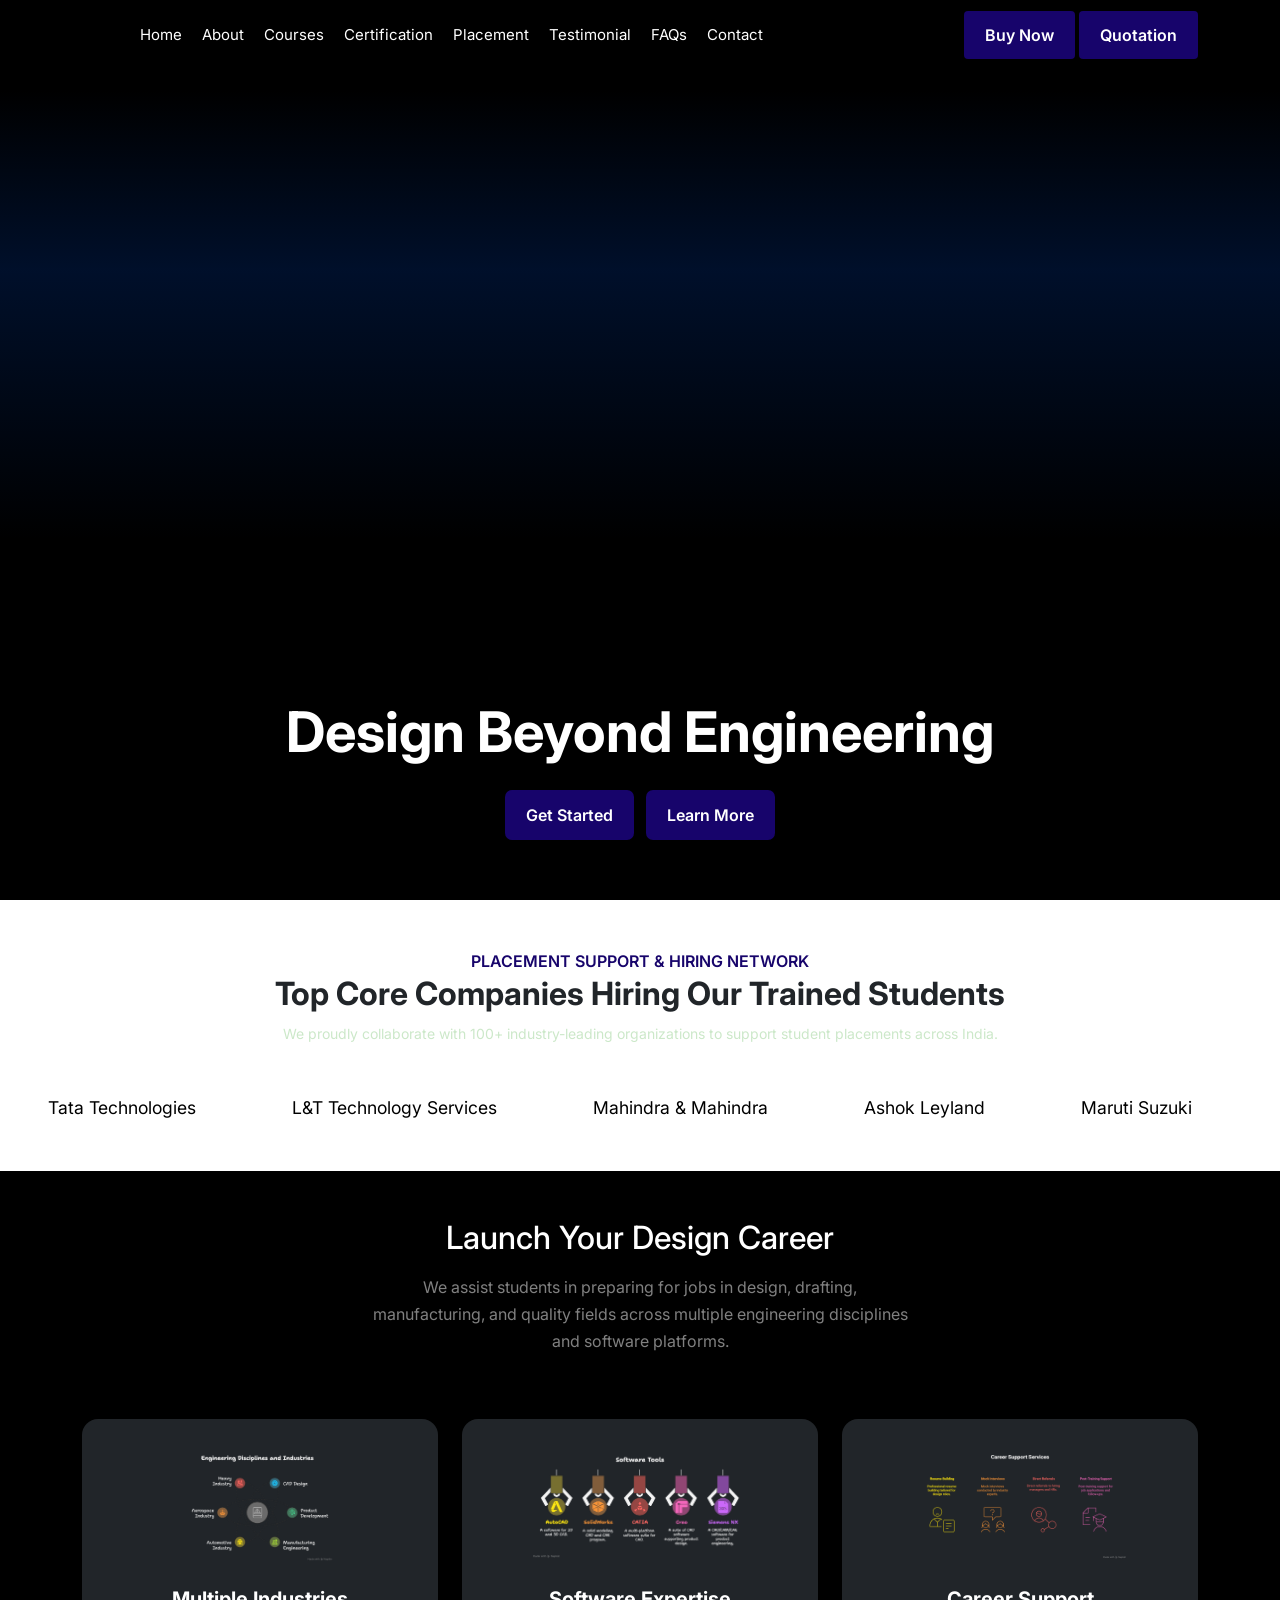
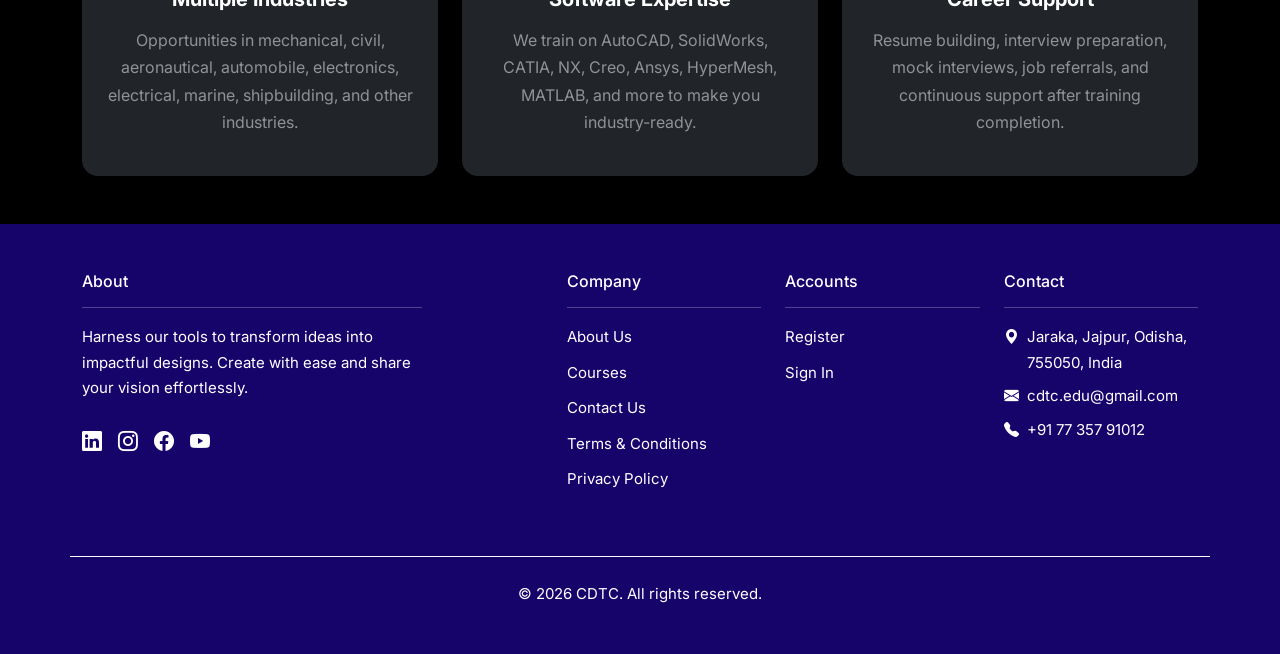
<file: placement.html>
<!DOCTYPE html>
<html lang="en">
  <head>
    <meta charset="utf-8">
    <meta name="viewport" content="width=device-width, initial-scale=1">
    <title> CDTC Official </title>
     
    <!-- ======= Google Font =======-->
    <link rel="preconnect" href="https://fonts.googleapis.com">
    <link rel="preconnect" href="https://fonts.gstatic.com" crossorigin="">
    <link href="https://fonts.googleapis.com/css2?family=Inter:wght@100..900&amp;display=swap" rel="stylesheet">
    <!-- End Google Font-->
    
    <!-- ======= Styles =======-->
    <link href="assets/vendors/bootstrap/bootstrap.min.css" rel="stylesheet">
    <link href="assets/vendors/bootstrap-icons/font/bootstrap-icons.min.css" rel="stylesheet">
    <link href="assets/vendors/glightbox/glightbox.min.css" rel="stylesheet">
    <link href="assets/vendors/swiper/swiper-bundle.min.css" rel="stylesheet">
    <link href="assets/vendors/aos/aos.css" rel="stylesheet">
    <!-- End Styles-->
    
    <!-- ======= Theme Style =======-->
    <link href="assets/css/style.css" rel="stylesheet">
    <!-- End Theme Style-->

  
    
    <!-- ======= Apply theme =======-->
    <script>
      // Apply the theme as early as possible to avoid flicker
      (function() {
      const storedTheme = localStorage.getItem('theme') || 'light';
      document.documentElement.setAttribute('data-bs-theme', storedTheme);
      })();
    </script>
  </head>
  <body>
    
    
    <!-- ======= Site Wrap =======-->
    <div class="site-wrap">
      
      
      <!-- ======= Header =======-->
<header class="fbs__net-navbar navbar navbar-expand-lg fixed-top bg-white shadow-sm" aria-label="freebootstrap.net navbar">
  <div class="container d-flex align-items-center justify-content-between">
    
    <!-- Start Logo-->
    <a class="navbar-brand w-auto" href="index.html">
      <!-- Uncomment to use a text logo -->
      <!-- Vertex --> 
      
      <!-- 
      <img class="logo dark img-fluid" src="assets/images/logo-dark.svg" alt="FreeBootstrap.net image placeholder"> 
      <img class="logo light img-fluid" src="assets/images/logo-light.svg" alt="FreeBootstrap.net image placeholder"> 
      -->
    </a>
    <!-- End Logo-->

    <!-- Start offcanvas-->
    <div class="offcanvas offcanvas-start w-75" id="fbs__net-navbars" tabindex="-1" aria-labelledby="fbs__net-navbarsLabel">
      
      <div class="offcanvas-header">
        <div class="offcanvas-header-logo">
          <a class="logo-link" id="fbs__net-navbarsLabel" href="index.html">
            <!-- logo dark -->
            <!-- <img class="logo dark img-fluid" src="assets/images/logo-dark.svg" alt="FreeBootstrap.net image placeholder">  -->
            <!-- logo light -->
            <img class="logo light img-fluid" src="assets/images/logo-light.svg" alt="FreeBootstrap.net image placeholder">
          </a>
        </div>
        <button class="btn-close btn-close-black" type="button" data-bs-dismiss="offcanvas" aria-label="Close"></button>
      </div>

      <div class="offcanvas-body align-items-lg-center">
        <ul class="navbar-nav nav me-auto ps-lg-5 mb-2 mb-lg-0">
          <li class="nav-item"><a class="nav-link scroll-link" href="index.html">Home</a></li>
          <li class="nav-item"><a class="nav-link scroll-link" href="about.html">About</a></li>
          <li class="nav-item"><a class="nav-link scroll-link" href="course.html">Courses</a></li>
          <li class="nav-item"><a class="nav-link scroll-link" href="certification.html">Certification</a></li>
          <li class="nav-item"><a class="nav-link scroll-link" href="placement.html">Placement</a></li>
          <li class="nav-item"><a class="nav-link scroll-link" href="testimonial.html">Testimonial</a></li>
          <li class="nav-item"><a class="nav-link scroll-link" href="faqs.html">FAQs</a></li>
          <li class="nav-item"><a class="nav-link scroll-link" href="contact.html">Contact</a></li>
        </ul>
      </div>
    </div>
    <!-- End offcanvas-->

    <div class="ms-auto w-auto">
      <div class="header-social d-flex align-items-center gap-1">
        <a class="btn btn-primary py-2" href="#">Buy Now</a>
        <a class="btn btn-primary py-2" href="./assets/pages/quotation.html">Quotation</a>

        <button class="fbs__net-navbar-toggler justify-content-center align-items-center ms-auto" data-bs-toggle="offcanvas" data-bs-target="#fbs__net-navbars" aria-controls="fbs__net-navbars" aria-label="Toggle navigation" aria-expanded="false">
          <svg class="fbs__net-icon-menu" xmlns="http://www.w3.org/2000/svg" width="24" height="24" viewbox="0 0 24 24" fill="none" stroke="currentColor" stroke-width="2" stroke-linecap="round" stroke-linejoin="round">
            <line x1="21" x2="3" y1="6" y2="6"></line>
            <line x1="15" x2="3" y1="12" y2="12"></line>
            <line x1="17" x2="3" y1="18" y2="18"></line>
          </svg>
          <svg class="fbs__net-icon-close" xmlns="http://www.w3.org/2000/svg" width="24" height="24" viewbox="0 0 24 24" fill="none" stroke="currentColor" stroke-width="2" stroke-linecap="round" stroke-linejoin="round">
            <path d="M18 6 6 18"></path>
            <path d="m6 6 12 12"></path>
          </svg>
        </button>
      </div>
    </div>
  </div>
</header>
<!-- End Header -->

      
      <!-- ======= Main =======-->
      <main>
        
        
<!-- ======= Hero with Video Background and Top Gradient Overlay ======= -->
<section id="hero-video" style="position: relative; height: 100vh; overflow: hidden;">
  <!-- Background Video -->
  <video autoplay muted loop playsinline style="position: absolute; top: 0; left: 0; width: 100%; height: 100%; object-fit: cover; background-color: #000; z-index: -1;">
    <source src="assets/video/clay_4a485c49f2.mp4" type="video/mp4">
    Your browser does not support the video tag.
  </video>

  <!-- Gradient Overlay: Black and Airbus Blue fade down -->
  <div style="
    position: absolute;
    top: 0; left: 0;
    width: 100%; height: 100%;
    background: linear-gradient(to bottom, rgba(0, 0, 0, 0.7) 10%, rgba(0, 51, 141, 0.3) 30%, rgba(0, 51, 141, 0) 60%);
    z-index: 0;">
  </div>

  <!-- Hero Content: Centered horizontally, aligned to bottom -->
  <div class="container h-100 d-flex flex-column justify-content-end align-items-center text-center text-white" style="position: relative; z-index: 1; padding-bottom: 60px;">
    <div>
      <h1 class="display-4 fw-bold mb-4" style="color: #ffffff; text-shadow: 
        -1px -1px 0 #000,  
         1px -1px 0 #000,
        -1px  1px 0 #000,
         1px  1px 0 #000;">
        Design Beyond Engineering
      </h1>

      <a href="#contact" class="btn btn-light me-2">Get Started</a>
      <a href="#about" class="btn btn-outline-light">Learn More</a>
    </div>
  </div>
</section>
<!-- End Hero -->

 <!-- =============================================================================================================================================== 
     Placement Support Section with Black Background
==================================================================================================================================================-->
<!-- ======= Placement Support Section (White Background) ======= -->
<section class="section bg-white py-5" id="placement">
  <div class="container-fluid px-0">

    <!-- Section Heading -->
    <div class="text-center mb-5 px-3 text-dark">
      <span class="text-uppercase text-primary fw-semibold fs-6">Placement Support & Hiring Network</span>
      <h2 class="fw-bold">Top Core Companies Hiring Our Trained Students</h2>
      <p class="text-secondary small">We proudly collaborate with 100+ industry-leading organizations to support student placements across India.</p>
    </div>

    <!-- Continuous Marquee Track -->
    <div class="marquee-container-white">
      <div class="marquee-track-wrapper">
        <div class="marquee-track">
          <span class="mx-4">Tata Technologies</span>
          <span class="mx-4">L&T Technology Services</span>
          <span class="mx-4">Mahindra & Mahindra</span>
          <span class="mx-4">Ashok Leyland</span>
          <span class="mx-4">Maruti Suzuki</span>
          <span class="mx-4">TVS Motor</span>
          <span class="mx-4">Hero MotoCorp</span>
          <span class="mx-4">ISRO</span>
          <span class="mx-4">DRDO</span>
          <span class="mx-4">HAL</span>
          <span class="mx-4">Bosch</span>
          <span class="mx-4">Siemens</span>
          <span class="mx-4">John Deere</span>
          <span class="mx-4">JCB</span>
          <span class="mx-4">Altair</span>
          <span class="mx-4">Dassault</span>
          <span class="mx-4">HCL</span>
          <span class="mx-4">Ather Energy</span>
          <span class="mx-4">Ola Electric</span>
          <span class="mx-4">WABCO</span>

          <!-- Repeated for loop effect -->
          <span class="mx-4">Tata Technologies</span>
          <span class="mx-4">L&T Technology Services</span>
          <span class="mx-4">Mahindra & Mahindra</span>
          <span class="mx-4">Ashok Leyland</span>
          <span class="mx-4">Maruti Suzuki</span>
          <span class="mx-4">TVS Motor</span>
          <span class="mx-4">Hero MotoCorp</span>
          <span class="mx-4">ISRO</span>
          <span class="mx-4">DRDO</span>
          <span class="mx-4">HAL</span>
          <span class="mx-4">Bosch</span>
          <span class="mx-4">Siemens</span>
          <span class="mx-4">John Deere</span>
          <span class="mx-4">JCB</span>
          <span class="mx-4">Altair</span>
          <span class="mx-4">Dassault</span>
          <span class="mx-4">HCL</span>
          <span class="mx-4">Ather Energy</span>
          <span class="mx-4">Ola Electric</span>
          <span class="mx-4">WABCO</span>
        </div>
      </div>
    </div>

  </div>
</section>

<style>
body, html {
  margin: 0;
  padding: 0;
  overflow-x: hidden;
}

.marquee-container-white {
  width: 100vw;
  background-color: #fff; /* white background */
  overflow: hidden;
  position: relative;
}

.marquee-track-wrapper {
  width: 200%;
  display: flex;
  animation: scroll-left 10s linear infinite;
}

.marquee-track {
  display: flex;
  white-space: nowrap;
  font-size: 1.1rem;
  align-items: center;
  color: #000; /* black text */
}

.marquee-track span {
  display: inline-block;
  padding: 0 24px;
  color: #000; /* black text */
}

@keyframes scroll-left {
  0% {
    transform: translateX(0%);
  }
  100% {
    transform: translateX(-50%);
  }
}
</style>



<section class="section pricing__v2 py-5" id="placement" style="background-color: #000; color: #fff;">
    <div class="container">
        <!-- Section Title -->
        <div class="row mb-5">
            <div class="col-md-6 mx-auto text-center">
                
                <h2 class="mb-3 text-white">Launch Your Design Career</h2>
                <p class="text-white-50">We assist students in preparing for jobs in design, drafting, manufacturing, and quality fields across multiple engineering disciplines and software platforms.</p>
            </div>
        </div>

        <!-- Support Details -->
        <div class="row g-4">
            <!-- Box 1 -->
            <div class="col-md-4">
                <div class="text-center border-0 shadow-sm bg-dark text-white p-4 h-100 rounded-4">
                    <img src="assets/images/Placement/97.png" alt="Engineering Disciplines and Industries" class="img-fluid mb-4" style="max-height: 120px;">
                    <h5 class="fw-bold mb-3">Multiple Industries</h5>
                    <p class="text-white-50">Opportunities in mechanical, civil, aeronautical, automobile, electronics, electrical, marine, shipbuilding, and other industries.</p>
                </div>
            </div>

            <!-- Box 2 -->
            <div class="col-md-4">
                <div class="text-center border-0 shadow-sm bg-dark text-white p-4 h-100 rounded-4">
                    <img src="assets/images/Placement/96.png" alt="Software Tools" class="img-fluid mb-4" style="max-height: 120px;">
                    <h5 class="fw-bold mb-3">Software Expertise</h5>
                    <p class="text-white-50">We train on AutoCAD, SolidWorks, CATIA, NX, Creo, Ansys, HyperMesh, MATLAB, and more to make you industry-ready.</p>
                </div>
            </div>

            <!-- Box 3 -->
            <div class="col-md-4">
                <div class="text-center border-0 shadow-sm bg-dark text-white p-4 h-100 rounded-4">
                    <img src="assets/images/Placement/98.png" alt="Career Support Services" class="img-fluid mb-4" style="max-height: 120px;">
                    <h5 class="fw-bold mb-3">Career Support</h5>
                    <p class="text-white-50">Resume building, interview preparation, mock interviews, job referrals, and continuous support after training completion.</p>
                </div>
            </div>
        </div>
    </div>
</section>


 <!--  Footer Content -->
<footer class="footer pt-5 pb-5 bg-primary text-white">
  <div class="container">

    <!-- Main Footer Content -->
    <div class="row justify-content-between mb-5 g-xl-5">

      <!-- About & Social -->
      <div class="col-md-4 mb-5 mb-lg-0">
        <h3 class="mb-3">About</h3>
        <hr>
        <p>Harness our tools to transform ideas into impactful designs. Create with ease and share your vision effortlessly.</p>
        <!-- Social Media Icons -->
        <div class="d-flex gap-3 mt-4">
          <a href="https://www.linkedin.com" target="_blank" class="text-white fs-5"><i class="bi bi-linkedin"></i></a>
          <a href="https://www.instagram.com" target="_blank" class="text-white fs-5"><i class="bi bi-instagram"></i></a>
          <a href="https://www.facebook.com" target="_blank" class="text-white fs-5"><i class="bi bi-facebook"></i></a>
          <a href="https://www.youtube.com" target="_blank" class="text-white fs-5"><i class="bi bi-youtube"></i></a>
        </div>
      </div>

      <!-- Quick Links -->
      <div class="col-md-7">
        <div class="row gy-4">

          <!-- Company -->
          <div class="col-6 col-lg-4">
            <h3 class="mb-3">Company</h3>
            <hr>
            <ul class="list-unstyled">
              <li><a href="#about" class="text-white text-decoration-none">About Us</a></li>
              <li><a href="#courses" class="text-white text-decoration-none">Courses</a></li>
              <li><a href="#contact" class="text-white text-decoration-none">Contact Us</a></li>
              <li><a href="page-terms-conditions.html" class="text-white text-decoration-none">Terms & Conditions</a></li>
              <li><a href="page-privacy-policy.html" class="text-white text-decoration-none">Privacy Policy</a></li>
            </ul>
          </div>

          <!-- Accounts -->
          <div class="col-6 col-lg-4">
            <h3 class="mb-3">Accounts</h3>
            <hr>
            <ul class="list-unstyled">
              <li><a href="page-signup.html" class="text-white text-decoration-none">Register</a></li>
              <li><a href="page-signin.html" class="text-white text-decoration-none">Sign In</a></li>
            </ul>
          </div>

          <!-- Contact Info -->
          <div class="col-12 col-lg-4">
            <h3 class="mb-3">Contact</h3>
            <hr>
            <p class="d-flex mb-2"><i class="bi bi-geo-alt-fill me-2"></i>Jaraka, Jajpur, Odisha,<br>755050, India</p>
                <a href="https://mail.google.com/mail/?view=cm&fs=1&to=cdtc.edu@gmail.com" target="_blank"
                  class="d-flex mb-2 text-white text-decoration-none">
                  <i class="bi bi-envelope-fill me-2"></i>cdtc.edu@gmail.com
                </a>            
              <a href="tel:+917735791012" class="d-flex text-white text-decoration-none"><i class="bi bi-telephone-fill me-2"></i>+91 77 357 91012</a>
          </div>
        </div>
      </div>
    </div>

    <!-- Footer Bottom -->
    <div class="row border-top border-light pt-4">
      <div class="col-12 text-center">
        &copy; <script>document.write(new Date().getFullYear());</script> CDTC. All rights reserved.
      </div>
    </div>

  </div>
</footer>
<!-- End Footer -->

        </main>
    </div>

    <!-- ======= Back to Top =======-->
    <button id="back-to-top"><i class="bi bi-arrow-up-short"></i></button>
    <!-- End Back to top-->

    <!-- ======= Javascripts =======-->
    <script src="assets/vendors/bootstrap/bootstrap.bundle.min.js"></script>
    <script src="assets/vendors/gsap/gsap.min.js"></script>
    <script src="assets/vendors/imagesloaded/imagesloaded.pkgd.min.js"></script>
    <script src="assets/vendors/isotope/isotope.pkgd.min.js"></script>
    <script src="assets/vendors/glightbox/glightbox.min.js"></script>
    <script src="assets/vendors/swiper/swiper-bundle.min.js"></script>
    <script src="assets/vendors/aos/aos.js"></script>
    <script src="assets/vendors/purecounter/purecounter.js"></script>
    <script src="assets/js/custom.js"></script>
    <script src="./assets/js/contactEmail.js"></script>
    <!-- End JavaScripts-->
</body>

</html>
</file>
<file: assets/css/style.css>
/*
Template name: Nova
Template author: FreeBootstrap.net
Author website: https://freebootstrap.net/
License: https://freebootstrap.net/license
Buy Pro
*/
:root,
[data-bs-theme=light] {
  --bs-body-bg: #ffffff;
  --bs-body-color: #000000;
  --bs-primary: #17046b;
  --bs-primary-rgb: 23, 4, 107;
  --bs-primary-hover: #1e1bd4;
  --bs-primary-hover-rgb: 20, 75, 75;
  --bs-secondary: #CCE8C9;
  --bs-secondary-rgb: 204, 232, 201;
  --bs-heading-color: #000000;
  --inverse-color: #000000;
  --inverse-color-rgb: #000000;
  --bs-link-color: var(--bs-primary);
  --nav-bg: #ffffff;
  --nav-color: #fff;
  --nav-hover-color: #1f6bff;
  --dropdown-bg: #ffffff;
  --dropdown-color: #1f6bff;
  --dropdown-hover-bg: #f7f7f7;
  --nav-inverse: #000000;
  --nav-inverse-alt: #ffffff;
}

.form-control:focus {
  color: #212529;
  background-color: #fff;
  border-color: #86b7fe;
  outline: 0;
  box-shadow: 0 0 0 0.25rem rgba(13, 110, 253, 0.25);
}



body {
  font: 1rem/1.7 "Inter", sans-serif;
  background-color: var(--bs-body-bg);
  color: var(--bs-body-color);
  -webkit-font-smoothing: antialiased;
  -moz-osx-font-smoothing: grayscale;
}

.site-wrap {
  position: relative;
}

::-moz-selection {
  background-color: var(--bs-black);
  color: var(--bs-white);
}

::selection {
  background-color: var(--bs-black);
  color: var(--bs-white);
}

a {
  -webkit-transition: 0.3s all ease-in-out;
  transition: 0.3s all ease-in-out;
  color: var(--bs-primary);
  text-decoration: underline;
}
a:hover {
  text-decoration: none;
}


h1,
h2,
h3,
h4,
h5,
h6 {
  color: var(--bs-primary-color);
}

.container {
  max-width: 1140px;
}

.section {
  padding: 70px 0;
  scroll-margin-top: 60px;
}
@media (max-width: 767.98px) {
  .section {
    padding: 40px 0;
  }
}
.section.first-section {
  padding-top: 100px;
}
@media (min-width: 992px) {
  .section.first-section {
    padding-top: 130px;
  }
}

.text-heading-color {
  color: var(--bs-heading-color);
}

.shadow-sm {
  -webkit-box-shadow: 0 0.125rem 0.25rem 0 rgba(var(--bs-black-rgb), 0.05) !important;
          box-shadow: 0 0.125rem 0.25rem 0 rgba(var(--bs-black-rgb), 0.05) !important;
}

.shadow {
  -webkit-box-shadow: 0 0.5rem 1rem 0 rgba(var(--bs-black-rgb), 0.05) !important;
          box-shadow: 0 0.5rem 1rem 0 rgba(var(--bs-black-rgb), 0.05) !important;
}

.shadow-lg {
  -webkit-box-shadow: 0 1rem 3rem 0 rgba(var(--bs-black-rgb), 0.05) !important;
          box-shadow: 0 1rem 3rem 0 rgba(var(--bs-black-rgb), 0.05) !important;
}

.timeline-date {
  min-width: 100px;
}
.timeline-content {
  flex: 1;
}
:root {
  --bs-primary: #17046b; /* Airbus Blue */
}


.list-checked {
  padding: 0;
  margin: 0;
  color: var(--bs-body-color);
}
.list-checked li {
  position: relative;
  margin-bottom: 10px;
  display: -webkit-box;
  display: -ms-flexbox;
  display: flex;
  -webkit-box-align: start;
      -ms-flex-align: start;
          align-items: start;
  gap: 10px;
}
.list-checked li i {
  width: 30px;
  height: 30px;
  text-align: center;
  line-height: 30px;
  display: inline-block;
  background-color: rgba(var(--bs-primary-rgb), 0.1);
  border-radius: 50%;
  color: var(--bs-primary);
  font-size: 20px;
}
.list-checked li:before {
  position: absolute;
  display: inline-block;
  left: 0;
  content: "";
  vertical-align: -0.125em;
  background-repeat: no-repeat;
  background-position: right center;
  background-size: 1.5625rem 1.5625rem;
  width: 1.5625rem;
  height: 1.5625rem;
}

.btn {
  padding: 12px 20px;
  background-color: var(--bs-primary);
  color: var(--bs-white);
  border: 1px solid transparent;
  border-radius: 7px;
  font-weight: 600;
  position: relative;
}
.btn:hover, .btn:active, .btn:focus {
  color: var(--bs-white);
  background-color: var(--bs-primary-hover) !important;
  border: 1px solid var(--bs-primary-hover) !important;
}
.btn.btn-white.hover-outline {
  background-color: var(--bs-white) !important;
  color: var(--bs-black) !important;
  border: 1px solid transparent !important;
}
.btn.btn-white.hover-outline:hover {
  color: var(--bs-white) !important;
  background-color: transparent !important;
  border: 1px solid var(--bs-white) !important;
}
.btn.btn-white-outline {
  border: 1px solid rgba(var(--inverse-color-rgb), 0.2) !important;
  color: var(--inverse-color) !important;
  background-color: transparent;
}
.btn.btn-white-outline:hover, .btn.btn-white-outline:focus, .btn.btn-white-outline:active {
  background-color: transparent !important;
  border: 1px solid rgba(var(--inverse-color-rgb), 0.5) !important;
}

.block-squares {
  position: absolute;
  bottom: -12px;
  right: 0;
  z-index: 1;
  width: auto;
}

.form-control {
  padding-top: 10px;
  padding-bottom: 10px;
  border-width: 1px;
  font-size: 16px;
  background-color: transparent;
  border-color: rgba(var(--inverse-color-rgb), 0.1);
}




.a-link i {
  font-size: 26px;
  margin-left: 10px;
  -webkit-transition: 0.25s all ease-in-out;
  transition: 0.25s all ease-in-out;
}
.a-link:hover i {
  margin-left: 15px;
}

.page-title {
  padding-top: 100px !important;
  padding-bottom: 50px !important;
  background-color: rgba(var(--inverse-color-rgb), 0.03);
}

.special-link .icons {
  display: inline-block;
  width: 38px;
  height: 38px;
  line-height: 38px;
  border-radius: 50%;
  text-align: center;
  position: relative;
  border: 1px solid rgba(var(--inverse-color-rgb), 0.2);
}

.special-link .icons i {
  font-size: 25px;
  position: relative;
  display: inline-block;
  position: absolute;
  -webkit-transition: 0.3s all ease-in-out;
  transition: 0.3s all ease-in-out;
}
.special-link .icons i.icon-1 {
  opacity: 1;
  visibility: visible;
  top: 50%;
  left: 50%;
  -webkit-transform: translate(-50%, -50%) rotate(-45deg);
          transform: translate(-50%, -50%) rotate(-45deg);
}
.special-link .icons i.icon-2 {
  opacity: 0;
  visibility: hidden;
  top: 80%;
  left: 20%;
  -webkit-transform: translate(-50%, -50%) rotate(-45deg);
          transform: translate(-50%, -50%) rotate(-45deg);
}
.special-link:hover .icons .icon-1 {
  opacity: 0;
  visibility: hidden;
  top: 20%;
  left: 80%;
  -webkit-transform: translate(-50%, -50%) rotate(-45deg);
          transform: translate(-50%, -50%) rotate(-45deg);
}
.special-link:hover .icons .icon-2 {
  opacity: 1;
  visibility: visible;
  top: 50%;
  left: 50%;
  -webkit-transform: translate(-50%, -50%) rotate(-45deg);
          transform: translate(-50%, -50%) rotate(-45deg);
}

.fbs__net-navbar {
  position: absolute;
  top: 0;
  -webkit-transition: 0.3s all ease-in-out;
  transition: 0.3s all ease-in-out;
  z-index: 99999;
  width: 100%;
  background-color: transparent !important;
  border: none;
}
@media (min-width: 992px) {
  .fbs__net-navbar {
    padding-top: 0;
    padding-bottom: 0;
  }
}
.fbs__net-navbar > .container {
  position: relative;
}
.fbs__net-navbar.relative {
  position: absolute;
}
.fbs__net-navbar .navbar-brand {
  color: var(--bs-white);
  font-size: 30px;
  font-weight: bold;
}
.fbs__net-navbar .navbar-brand .logo.dark {
  display: none;
}
.fbs__net-navbar .navbar-brand .logo.light {
  display: block;
}
.fbs__net-navbar .navbar-nav > li > .nav-link {
  position: relative;
  padding-top: 22px;
  padding-bottom: 22px;
  padding-left: 10px;
  padding-right: 10px;
  font-size: 0.9375rem;
  color: rgba(var(--bs-white-rgb), 1);
  -webkit-transition: 0.3s all ease;
  transition: 0.3s all ease;
  position: relative;
}
@media (max-width: 991.98px) {
  .fbs__net-navbar .navbar-nav > li > .nav-link {
    color: var(--inverse-color);
  }
}
.fbs__net-navbar .navbar-nav > li > .nav-link:before {
  content: "";
  position: absolute;
  width: calc(100% - 20px);
  -webkit-transform: scaleX(0);
          transform: scaleX(0);
  border-radius: 5px;
  height: 1.5px;
  bottom: 0;
  left: 10px;
  background: currentcolor;
  -webkit-transform-origin: bottom right;
          transform-origin: bottom right;
  -webkit-transition: -webkit-transform 0.35s ease-out;
  transition: -webkit-transform 0.35s ease-out;
  transition: transform 0.35s ease-out;
  transition: transform 0.35s ease-out, -webkit-transform 0.35s ease-out;
}
.fbs__net-navbar .navbar-nav > li > .nav-link:hover::before {
  -webkit-transform: scaleX(1);
          transform: scaleX(1);
  -webkit-transform-origin: bottom left;
          transform-origin: bottom left;
}
.fbs__net-navbar .navbar-nav > li > .nav-link:hover, .fbs__net-navbar .navbar-nav > li > .nav-link:focus {
  color: var(--bs-white);
}
@media (max-width: 991.98px) {
  .fbs__net-navbar .navbar-nav > li > .nav-link:hover, .fbs__net-navbar .navbar-nav > li > .nav-link:focus {
    color: var(--inverse-color) !important;
  }
}
@media (max-width: 767.98px) {
  .fbs__net-navbar .navbar-nav > li > .nav-link {
    padding-top: 5px;
    padding-bottom: 5px;
  }
}
.fbs__net-navbar .navbar-nav > li > .nav-link.active {
  color: var(--bs-white);
}
@media (max-width: 991.98px) {
  .fbs__net-navbar .navbar-nav > li > .nav-link.active {
    color: var(--inverse-color);
  }
}
.fbs__net-navbar .navbar-nav > li > .nav-link.active:before {
  content: "";
  -webkit-transform-origin: bottom left;
          transform-origin: bottom left;
  -webkit-transform: scaleX(1);
          transform: scaleX(1);
}
.fbs__net-navbar .navbar-nav > li > .nav-link.dropdown-toggle {
  display: -webkit-box;
  display: -ms-flexbox;
  display: flex;
  -webkit-box-align: center;
      -ms-flex-align: center;
          align-items: center;
  -webkit-box-pack: justify;
      -ms-flex-pack: justify;
          justify-content: space-between;
}
.fbs__net-navbar .navbar-nav > li > .nav-link.dropdown-toggle::after {
  display: none;
  content: "";
}
@media (max-width: 991.98px) {
  .fbs__net-navbar .navbar-nav > li > .nav-link {
    padding-top: 10px;
    padding-bottom: 10px;
  }
}
.fbs__net-navbar .navbar-nav .dropdown-menu {
  background-color: var(--nav-bg);
}
.fbs__net-navbar .navbar-nav .dropdown-menu .nav-link:hover {
  background-color: var(--dropdown-hover-bg) !important;
  color: var(--inverse-color);
}
.fbs__net-navbar .navbar-nav .dropdown-toggle::after {
  display: none;
}
.fbs__net-navbar .navbar-nav .dropdown-toggle .bi-chevron-down {
  margin-left: 0.5rem;
}
.fbs__net-navbar .fbs__net-navbar-toggler {
  width: 50px;
  height: 50px;
  border-radius: 50%;
  position: relative;
  background-color: var(--bs-black);
  color: var(--bs-white);
  border: none;
  display: none;
}
@media (max-width: 991.98px) {
  .fbs__net-navbar .fbs__net-navbar-toggler {
    display: -webkit-box;
    display: -ms-flexbox;
    display: flex;
  }
}
.fbs__net-navbar .navbar-brand {
  margin-right: 0 !important;
}
.fbs__net-navbar .navbar-nav .dropdown > .dropdown-menu,
.fbs__net-navbar .navbar-nav .dropend > .dropdown-menu,
.fbs__net-navbar .navbar-nav .dropstart > .dropdown-menu {
  border: none !important;
  padding-left: 10px;
  padding-right: 10px;
  -webkit-box-shadow: 0 0.1875rem 0.375rem rgba(var(--bs-black-rgb), 0.1);
          box-shadow: 0 0.1875rem 0.375rem rgba(var(--bs-black-rgb), 0.1);
}
@media (min-width: 992px) {
  .fbs__net-navbar .navbar-nav .dropdown > .dropdown-menu,
  .fbs__net-navbar .navbar-nav .dropend > .dropdown-menu,
  .fbs__net-navbar .navbar-nav .dropstart > .dropdown-menu {
    padding-left: 10px;
    padding-right: 10px;
    width: 200px;
    border: none;
  }
}
.fbs__net-navbar .navbar-nav .dropdown > .dropdown-menu .dropdown-item,
.fbs__net-navbar .navbar-nav .dropdown > .dropdown-menu .nav-link,
.fbs__net-navbar .navbar-nav .dropend > .dropdown-menu .dropdown-item,
.fbs__net-navbar .navbar-nav .dropend > .dropdown-menu .nav-link,
.fbs__net-navbar .navbar-nav .dropstart > .dropdown-menu .dropdown-item,
.fbs__net-navbar .navbar-nav .dropstart > .dropdown-menu .nav-link {
  font-size: 0.875rem;
  padding: 10px 10px;
  -webkit-transition: 0.3s all ease;
  transition: 0.3s all ease;
  border-radius: 0.5rem;
}
@media (min-width: 992px) {
  .fbs__net-navbar .navbar-nav .dropdown:hover > .dropdown-menu,
  .fbs__net-navbar .navbar-nav .dropend:hover > .dropdown-menu,
  .fbs__net-navbar .navbar-nav .dropstart:hover > .dropdown-menu {
    display: block;
    -webkit-animation: fadeInUp 0.3s ease;
            animation: fadeInUp 0.3s ease;
  }
}
@media (min-width: 992px) {
  .fbs__net-navbar .navbar-nav .dropend:hover > .dropdown-menu {
    position: absolute;
    top: 0;
    left: 100%;
    -webkit-animation: fadeInRight 0.3s ease;
            animation: fadeInRight 0.3s ease;
  }
}
@media (min-width: 992px) {
  .fbs__net-navbar .navbar-nav .dropstart:hover > .dropdown-menu {
    position: absolute;
    top: 0;
    right: 100%;
    -webkit-animation: fadeInLeft 0.3s ease;
            animation: fadeInLeft 0.3s ease;
  }
}
.fbs__net-navbar .navbar-nav .dropdown-toggle::before {
  display: none;
}
.fbs__net-navbar .navbar-nav .dropdown-toggle::after {
  display: none;
}
.fbs__net-navbar .navbar-nav li.dropend > a,
.fbs__net-navbar .navbar-nav li.dropstart > a {
  position: relative;
}
.fbs__net-navbar .navbar-nav li.dropend > a .bi,
.fbs__net-navbar .navbar-nav li.dropstart > a .bi {
  position: absolute;
  right: 10px;
  top: 50%;
  -webkit-transform: translateY(-50%);
          transform: translateY(-50%);
}
@media (max-width: 991.98px) {
  .fbs__net-navbar .navbar-nav li.dropend > a .bi,
  .fbs__net-navbar .navbar-nav li.dropstart > a .bi {
    -webkit-transform: rotate(90deg);
            transform: rotate(90deg);
    margin-top: -10px;
  }
}
.fbs__net-navbar .navbar-nav li.dropend > a::after,
.fbs__net-navbar .navbar-nav li.dropstart > a::after {
  display: none;
}
.fbs__net-navbar .navbar-nav li.dropend > a {
  position: relative;
}
.fbs__net-navbar .navbar-nav li.dropend > a:hover {
  background-color: var(--dropdown-hover-bg) !important;
}
.fbs__net-navbar .navbar-nav li.dropend > a .caret {
  position: absolute;
  right: 10px;
}
.fbs__net-navbar .navbar-nav li.dropstart > a {
  position: relative;
}
.fbs__net-navbar .navbar-nav li.dropstart > a:hover {
  background-color: var(--dropdown-hover-bg) !important;
}
.fbs__net-navbar .navbar-nav li.dropstart > a .caret {
  position: absolute;
  left: 10px;
}
.fbs__net-navbar .navbar-toggler:hover, .fbs__net-navbar .navbar-toggler:focus, .fbs__net-navbar .navbar-toggler:active {
  outline: none;
  -webkit-box-shadow: none;
          box-shadow: none;
}
.fbs__net-navbar .header-social a {
  -webkit-transition: 0.3s all ease;
  transition: 0.3s all ease;
  color: var(--bs-white);
  width: 30px;
  height: 30px;
  line-height: 30px;
  text-align: center;
  border-radius: 4px;
  display: inline-block;
  background-color: transparent;
}
.fbs__net-navbar .header-social a:hover {
  background-color: rgba(var(--bs-white-rgb), 0.1);
}
@media (min-width: 992px) {
  .fbs__net-navbar .header-social a {
    color: var(--bs-white);
  }
}
.fbs__net-navbar .header-social .btn {
  width: auto !important;
  height: auto !important;
  background-color: var(--bs-primary) !important;
  color: var(--bs-white) !important;
}
@media (max-width: 575.98px) {
  .fbs__net-navbar .header-social .btn {
    display: none;
  }
}
.fbs__net-navbar.active {
  position: fixed;
  top: 0;
  width: 100%;
  background-color: var(--nav-bg) !important;
  -webkit-box-shadow: 0 0.1875rem 0.375rem rgba(var(--bs-black-rgb), 0.05) !important;
          box-shadow: 0 0.1875rem 0.375rem rgba(var(--bs-black-rgb), 0.05) !important;
}
.fbs__net-navbar.active .navbar-brand {
  color: rgba(var(--inverse-color-rgb), 1) !important;
}
.fbs__net-navbar.active .navbar-brand .logo.dark {
  display: block;
}

.fbs__net-navbar.active .navbar-brand .logo.light {
  display: none;
}

.fbs__net-navbar.active .nav-link {
  color: rgba(var(--inverse-color-rgb), 1) !important;
}
.fbs__net-navbar.active .nav-link:hover {
  color: rgba(var(--inverse-color-rgb), 1) !important;
}
.fbs__net-navbar.active .header-social a {
  -webkit-transition: 0.3s all ease;
  transition: 0.3s all ease;
  color: var(--inverse-color);
}
.fbs__net-navbar.active .header-social a:hover {
  background-color: rgba(var(--inverse-color-rgb), 0.1);
}
@media (min-width: 992px) {
  .fbs__net-navbar.active .header-social a {
    color: rgba(var(--inverse-color-rgb), 1) !important;
  }
}
.fbs__net-navbar.active .header-social .btn {
  width: auto !important;
  height: auto !important;
  background-color: var(--bs-primary) !important;
  color: var(--bs-white) !important;
}
.fbs__net-navbar.active .navbar-nav > li > .dropdown-toggle:hover {
  color: var(--inverse-color) !important;
}
.fbs__net-navbar.active .navbar-nav > li > .nav-link.dropdown-toggle::after {
  display: none;
  content: "";
}
.fbs__net-navbar.active .navbar-nav li.dropdown a:hover,
.fbs__net-navbar.active .navbar-nav li.dropend a:hover,
.fbs__net-navbar.active .navbar-nav li.dropstart a:hover {
  color: var(--inverse-color) !important;
}
.fbs__net-navbar .fbs__net-icon-menu {
  display: block;
}
.fbs__net-navbar .fbs__net-icon-close {
  display: none;
}
.offcanvas-active .fbs__net-navbar .fbs__net-icon-menu {
  display: none;
}
.offcanvas-active .fbs__net-navbar .fbs__net-icon-close {
  display: block;
}
.fbs__net-navbar.dark {
  -webkit-box-shadow: 0 0px 2px rgba(var(--inverse-color-rgb), 0.15);
          box-shadow: 0 0px 2px rgba(var(--inverse-color-rgb), 0.15);
}
.fbs__net-navbar.dark .navbar-brand .logo.dark {
  display: block;
}

.fbs__net-navbar.dark .navbar-brand .logo.light {
  display: none;
}

.fbs__net-navbar.dark a {
  color: var(--inverse-color) !important;
}
.fbs__net-navbar.dark a:hover {
  color: var(--inverse-color);
}
.fbs__net-navbar.dark .header-social a:hover {
  background-color: rgba(var(--inverse-color-rgb), 0.05);
}

.fbs__net-navbar.dark ul li a {
  color: rgba(var(--inverse-color-rgb), 1) !important;
}
.fbs__net-navbar.dark ul li a:hover {
  color: var(--inverse-color) !important;
}
.fbs__net-navbar .offcanvas-header .offcanvas-header-logo .logo-link .logo.dark {
  display: block;
}

.fbs__net-navbar .offcanvas-header .offcanvas-header-logo .logo-link .logo.light {
  display: none;
}


@-webkit-keyframes fadeInUp {
  from {
    opacity: 0;
    -webkit-transform: translateY(10px);
            transform: translateY(10px);
  }
  to {
    opacity: 1;
    -webkit-transform: translateY(0);
            transform: translateY(0);
  }
}

@keyframes fadeInUp {
  from {
    opacity: 0;
    -webkit-transform: translateY(10px);
            transform: translateY(10px);
  }
  to {
    opacity: 1;
    -webkit-transform: translateY(0);
            transform: translateY(0);
  }
}
@-webkit-keyframes fadeInRight {
  from {
    opacity: 0;
    -webkit-transform: translateX(10px);
            transform: translateX(10px);
  }
  to {
    opacity: 1;
    -webkit-transform: translateX(0);
            transform: translateX(0);
  }
}
@keyframes fadeInRight {
  from {
    opacity: 0;
    -webkit-transform: translateX(10px);
            transform: translateX(10px);
  }
  to {
    opacity: 1;
    -webkit-transform: translateX(0);
            transform: translateX(0);
  }
}
@-webkit-keyframes fadeInLeft {
  from {
    opacity: 0;
    -webkit-transform: translateX(-10px);
            transform: translateX(-10px);
  }
  to {
    opacity: 1;
    -webkit-transform: translateX(0);
            transform: translateX(0);
  }
}
@keyframes fadeInLeft {
  from {
    opacity: 0;
    -webkit-transform: translateX(-10px);
            transform: translateX(-10px);
  }
  to {
    opacity: 1;
    -webkit-transform: translateX(0);
            transform: translateX(0);
  }
}
.hero__v6 {
  padding: 10rem 0 !important;
}
.hero__v6 .hero-subtitle {
  background: color-mix(in srgb, var(--bs-secondary), transparent 70%);
  color: var(--bs-primary);
  display: inline-block;
  padding: 5px 12px;
  border-radius: 7px;
  font-weight: 600;
  font-size: 0.75rem;
  margin-bottom: 10px;
}

.hero__v6 .hero-title {
  font-size: 48px;
}
@media (max-width: 1199.98px) {
  .hero__v6 .hero-title {
    font-size: 40px;
  }
}
@media (max-width: 991.98px) {
  .hero__v6 .hero-title {
    font-size: 30px;
  }
}
.hero__v6 .logos .logos-title {
  font-size: 12px;
  letter-spacing: 1px;
  color: color-mix(in srgb, var(--bs-primary), transparent 10%);
}

.hero__v6 .logos img {
  width: 140px;
}
.hero__v6 .hero-img {
  position: relative;
}
.hero__v6 .hero-img .img-main {
  position: relative;
  z-index: 9;
}
.hero__v6 .hero-img .img-card {
  z-index: 10;
  border-radius: 20px;
  -webkit-box-shadow: 0 15px 40px 0 rgba(var(--bs-black-rgb), 0.1);
          box-shadow: 0 15px 40px 0 rgba(var(--bs-black-rgb), 0.1);
  position: absolute;
  max-width: 280px;
  bottom: -40px;
  left: -60px;
}
@media (max-width: 991.98px) {
  .hero__v6 .hero-img .img-card {
    left: 10px;
    max-width: 380px;
  }
}
@media (max-width: 575.98px) {
  .hero__v6 .hero-img .img-card {
    left: 10px;
    max-width: 280px;
  }
}

.features__v2 .icon {
  width: 60px;
  height: 60px;
  line-height: 60px;
  border-radius: 50%;
  background-color: var(--bs-secondary);
  color: var(--bs-primary);
}

.features__v2 .content {
  background-color: rgba(var(--bs-secondary-rgb), 0.2);
}

.features__v2 .btn-play i {
  width: 30px;
  height: 30px;
  line-height: 30px;
  border-radius: 50%;
  background-color: var(--bs-white);
  color: var(--bs-primary);
}

.about__v4 .subtitle {
  background-color: rgba(var(--bs-secondary-rgb), 0.2);
  color: var(--bs-primary);
  display: inline-block;
  padding: 5px 12px;
  border-radius: 7px;
  font-weight: 600;
  font-size: 0.75rem;
  margin-bottom: 10px;
}

.about__v4 .features li .icon {
  display: inline-block;
  width: 20px;
  height: 20px;
  line-height: 20px;
  background-color: var(--bs-primary);
  color: var(--bs-white);
}
.about__v4 .mission-statement {
  background-color: var(--bs-primary);
  position: relative;
  bottom: -20px;
  width: 100%;
}
.about__v4 .mission-statement h3 {
  font-size: 10px;
  color: var(--bs-secondary);
}
.about__v4 .mission-statement p {
  color: var(--bs-white);
}
.about__v4 .mission-icon {
  width: 50px;
  height: 50px;
  -webkit-box-flex: 0;
      -ms-flex: 0 0 50px;
          flex: 0 0 50px;
  line-height: 50px;
  display: inline-block;
  background-color: rgba(var(--bs-secondary-rgb), 0.1);
}
.about__v4 .mission-icon i {
  color: var(--bs-secondary);
}

.pricing__v2 .subtitle {
  background-color: rgba(var(--bs-secondary-rgb), 0.2);
  color: var(--bs-primary);
  display: inline-block;
  padding: 5px 12px;
  border-radius: 7px;
  font-weight: 600;
  font-size: 0.75rem;
  margin-bottom: 10px;
}

.pricing__v2 .price-table {
  border: 1px solid rgba(var(--inverse-color-rgb), 0.2);
}
.pricing__v2 .price-table .price {
  color: var(--bs-heading-color);
}
.pricing__v2 .price-table .price strong {
  font-size: 40px;
}
.pricing__v2 .price-table .icon {
  -webkit-box-flex: 0;
      -ms-flex: 0 0 20px;
          flex: 0 0 20px;
  width: 20px;
  height: 20px;
  line-height: 20px;
  text-align: center;
  border: 1px solid rgba(var(--bs-white-rgb), 0.2);
}
.pricing__v2 .popular {
  background-color: var(--bs-primary);
  color: var(--bs-white);
}
.pricing__v2 .popular .price {
  color: var(--bs-secondary);
}
.pricing__v2 .popular h3 {
  color: var(--bs-white);
}
.pricing__v2 .popular p {
  color: var(--bs-white);
}
.pricing__v2 .popular .pricing-features h4 {
  font-size: 12px;
  color: var(--bs-secondary);
}

.howitworks__v1 .subtitle {
  background-color: rgba(var(--bs-secondary-rgb), 0.2);
  color: var(--bs-primary);
  display: inline-block;
  padding: 5px 12px;
  border-radius: 7px;
  font-weight: 600;
  font-size: 0.75rem;
  margin-bottom: 10px;
}

.howitworks__v1 .step-card {
  position: relative;
}
.howitworks__v1 .step-card .step-number {
  width: 60px;
  height: 60px;
  line-height: 60px;
  display: inline-block;
  color: var(--bs-secondary);
  background-color: var(--bs-primary);
  font-size: 18px;
}
.howitworks__v1 .arch-line {
  position: absolute;
  top: 15px;
  width: 150px;
  right: 0;
  left: calc(100% + 24px);
  -webkit-transform: translateX(-50%);
          transform: translateX(-50%);
}
@media (max-width: 991.98px) {
  .howitworks__v1 .arch-line {
    display: none;
  }
}
.howitworks__v1 .arch-line.reverse {
  top: 20px;
}

.services__v3 .subtitle {
  background-color: rgba(var(--bs-secondary-rgb), 0.2);
  color: var(--bs-primary);
  display: inline-block;
  padding: 5px 12px;
  border-radius: 7px;
  font-weight: 600;
  font-size: 0.75rem;
  margin-bottom: 10px;
}

.services__v3 .icon {
  display: inline-block;
  position: relative;
  color: var(--bs-primary) !important;
}

.services__v3 .icon:before {
  content: "";
  position: absolute;
  z-index: -1;
  width: 40px;
  height: 40px;
  right: -10px;
  bottom: 0px;
  border-radius: 50%;
  background-color: rgba(var(--bs-secondary-rgb), 1);
}

.services__v3 .icon svg {
  width: 50px;
}
.services__v3 .service-card {
  border: 1px solid rgba(var(--inverse-color-rgb), 0.2);
}

.faq__v2 {
  background-color: rgba(var(--inverse-color-rgb), 0.02);
}

.faq__v2 .subtitle {
  background-color: rgba(var(--bs-secondary-rgb), 0.2);
  color: var(--bs-primary);
  display: inline-block;
  padding: 5px 12px;
  border-radius: 7px;
  font-weight: 600;
  font-size: 0.75rem;
  margin-bottom: 10px;
}

.faq__v2 .custom-accordion {
  --bs-accordion-bg: var(--bs-body-bg);
  --bs-accordion-btn-icon: url("");
  --bs-accordion-btn-active-icon: url("");
}

.faq__v2 .custom-accordion .accordion-button {
  position: relative;
  padding-right: 50px;
}
.faq__v2 .custom-accordion .accordion-button::after {
  content: "\f4fe";
  font-family: "bootstrap-icons" !important;
  font-style: normal;
  font-weight: 400 !important;
  font-variant: normal;
  text-transform: none;
  right: 20px;
  top: 15px;
  width: 18px;
  height: 14px;
  font-size: 30px;
  color: var(--inverse-color);
  -webkit-transform-origin: center center;
          transform-origin: center center;
  -webkit-transform: rotate(0deg);
          transform: rotate(0deg);
  line-height: 1;
  position: absolute;
  -webkit-font-smoothing: antialiased;
}

.faq__v2 .custom-accordion .accordion-button:not(.collapsed)::after {
  -webkit-transform: rotate(0deg);
          transform: rotate(0deg);
  content: "\f2ea";
}
.faq__v2 .custom-accordion .accordion-item {
  border: none;
  margin-bottom: 10px;
  border-radius: 10px;
  overflow: hidden;
  -webkit-transition: 0.3s all ease-in-out;
  transition: 0.3s all ease-in-out;
}
.faq__v2 .custom-accordion .accordion-item .accordion-header .accordion-button {
  outline: none;
  -webkit-box-shadow: none;
          box-shadow: none;
  font-size: 18px;
  font-weight: 500;
  color: var(--bs-heading-color);
  padding-top: 20px;
  padding-bottom: 20px;
  border: none;
}
.faq__v2 .custom-accordion .accordion-item .accordion-header .accordion-button:not(.collapsed) {
  background-color: transparent;
  color: var(--inverse-color);
  -webkit-box-shadow: 0 1px 1px rgba(var(--inverse-color-rgb), 0.05);
          box-shadow: 0 1px 1px rgba(var(--inverse-color-rgb), 0.05);
}
.faq__v2 .custom-accordion .accordion-item .accordion-body {
  border-top: none;
}

.stats__v3 .content {
  padding-top: 70px;
  padding-bottom: 70px;
  background-color: var(--bs-primary);
  color: var(--bs-white);
  overflow: hidden;
  position: relative;
}
.stats__v3 .content h3 {
  color: var(--bs-secondary);
}
.stats__v3 .content .rounded-borders {
  position: absolute;
  bottom: 0;
  right: 0;
  width: 500px;
  height: 500px;
}
.stats__v3 .content .rounded-borders .rounded-border-1,
.stats__v3 .content .rounded-borders .rounded-border-2,
.stats__v3 .content .rounded-borders .rounded-border-3 {
  border: 1px solid var(--bs-secondary);
  width: 500px;
  height: 500px;
  border-radius: 50%;
  position: absolute;
}
.stats__v3 .content .rounded-borders .rounded-border-1 {
  right: 20px;
  top: 20px;
}
.stats__v3 .content .rounded-borders .rounded-border-2 {
  right: 40px;
  top: 40px;
}

.testimonials__v2 .subtitle {
  background-color: rgba(var(--bs-secondary-rgb), 0.2);
  color: var(--bs-primary);
  display: inline-block;
  padding: 5px 12px;
  border-radius: 7px;
  font-weight: 600;
  font-size: 0.75rem;
  margin-bottom: 10px;
}

.testimonials__v2 .testimonial {
  border: 1px solid rgba(var(--inverse-color-rgb), 0.2);
}
.testimonials__v2 .testimonial-author .author-img {
  -webkit-box-flex: 0;
      -ms-flex: 0 0 50px;
          flex: 0 0 50px;
}

.contact__v2 .subtitle {
  background-color: rgba(var(--bs-secondary-rgb), 0.2);
  color: var(--bs-primary);
  display: inline-block;
  padding: 5px 12px;
  border-radius: 7px;
  font-weight: 600;
  font-size: 0.75rem;
  margin-bottom: 10px;
}

.contact__v2 .icon {
  width: 50px;
  height: 50px;
  line-height: 50px;
  text-align: center;
  border: 1px solid rgba(var(--inverse-color-rgb), 0.2);
  border-radius: 50%;
}

.footer {
  background-color: rgba(var(--inverse-color-rgb), 0.02);
  font-size: 15px;
}

.footer h2, .footer h3, .footer h4 {
  font-size: 16px;
}
.footer ul li {
  padding: 0;
  margin: 0 0 10px 0;
}
.footer a {
  color: rgba(var(--inverse-color-rgb), 0.6);
  text-decoration: none;
}
.footer a:hover {
  color: var(--inverse-color);
}
.footer a .badge {
  -webkit-transition: 0.3s all ease;
  transition: 0.3s all ease;
  background-color: rgba(var(--bs-primary-rgb), 0.1);
  color: var(--bs-primary);
}
.footer a:hover .badge {
  background-color: rgba(var(--bs-primary-rgb), 1);
  color: var(--bs-white);
}
.footer .quick-contact i {
  color: var(--inverse-color);
}
.footer .credits {
  font-size: 13.5px;
}

#back-to-top {
  position: fixed;
  bottom: 0px;
  right: 20px;
  visibility: hidden;
  opacity: 0;
  background-color: var(--bs-primary);
  color: white;
  border: none;
  border-radius: 50%;
  padding: 10px;
  cursor: pointer;
  -webkit-box-shadow: 0 4px 8px rgba(0, 0, 0, 0.1);
          box-shadow: 0 4px 8px rgba(0, 0, 0, 0.1);
  -webkit-transition: all 0.3s ease-in-out;
  transition: all 0.3s ease-in-out;
  z-index: 1000;
  width: 40px;
  height: 40px;
}
#back-to-top i {
  font-size: 24px;
  position: absolute;
  left: 50%;
  top: 50%;
  -webkit-transform: translate(-50%, -50%);
          transform: translate(-50%, -50%);
}
#back-to-top.show {
  bottom: 20px;
  opacity: 1;
  visibility: visible;
}
</file>
